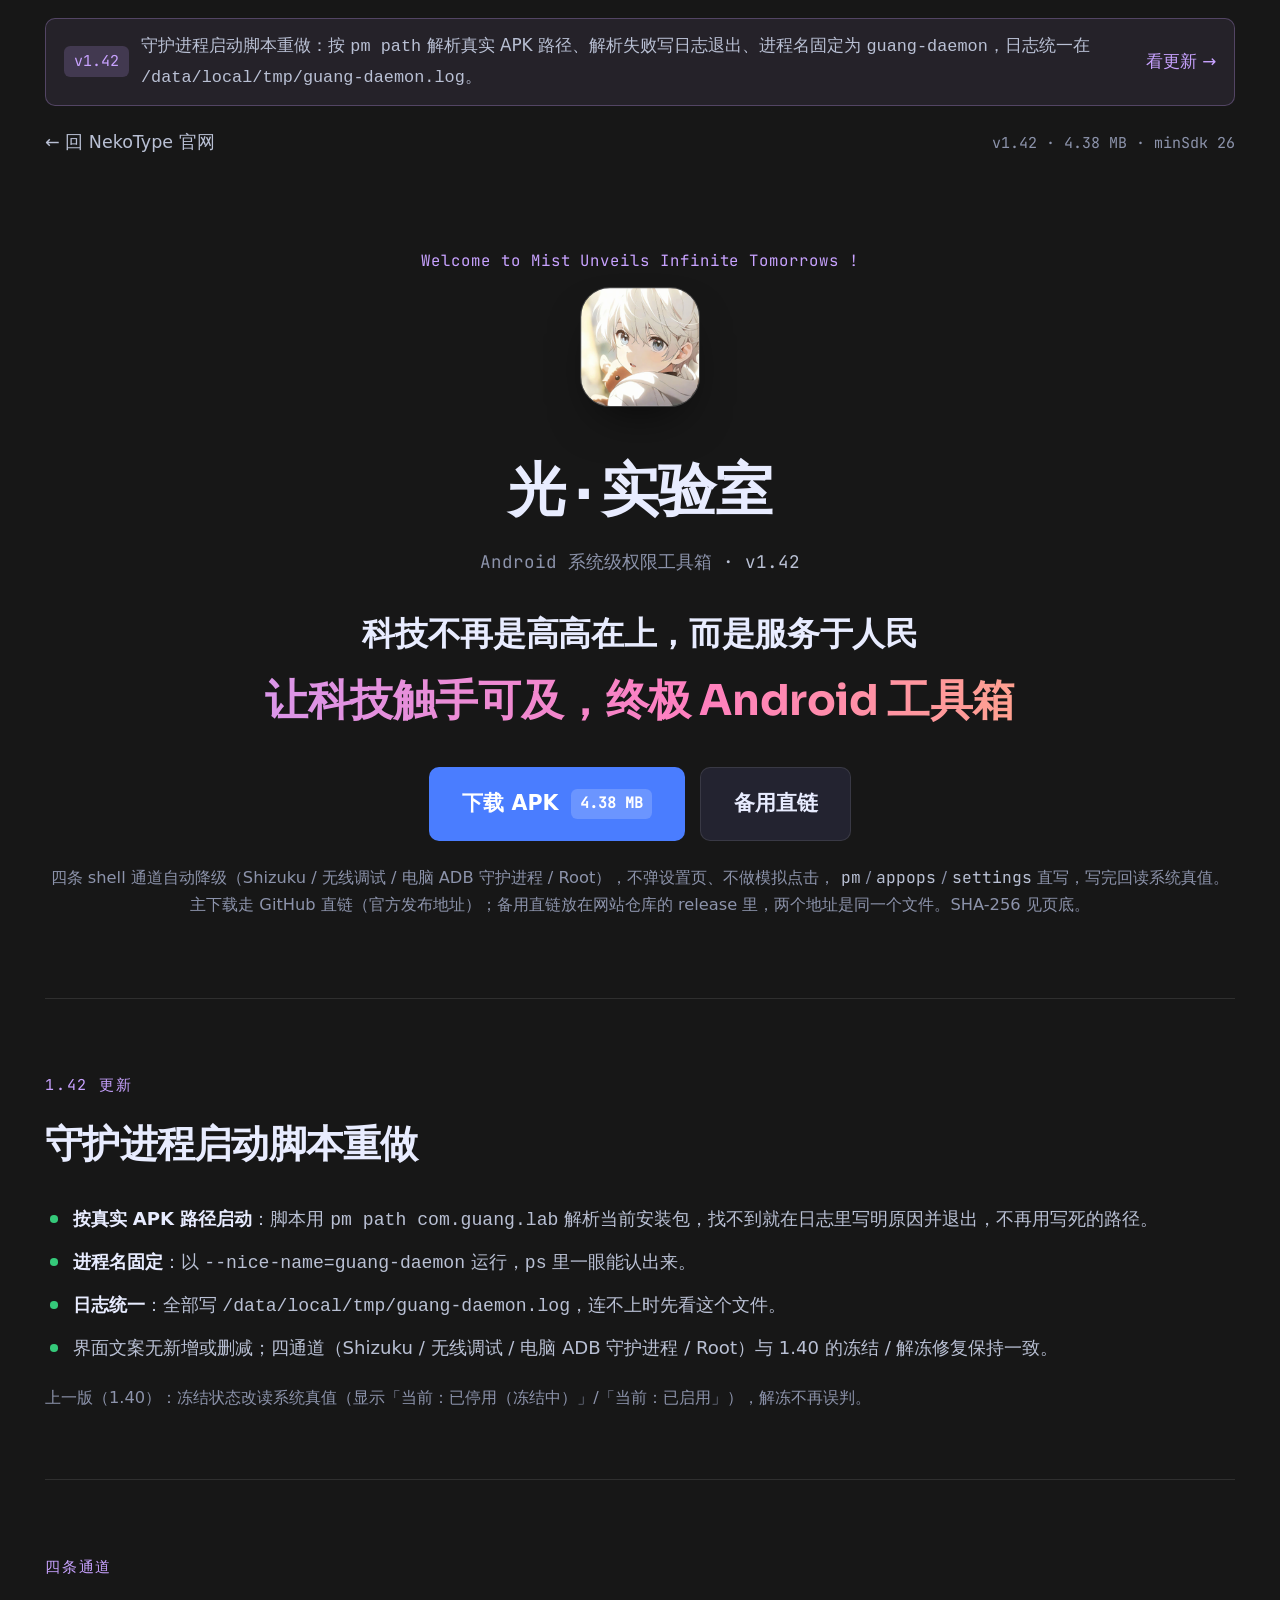
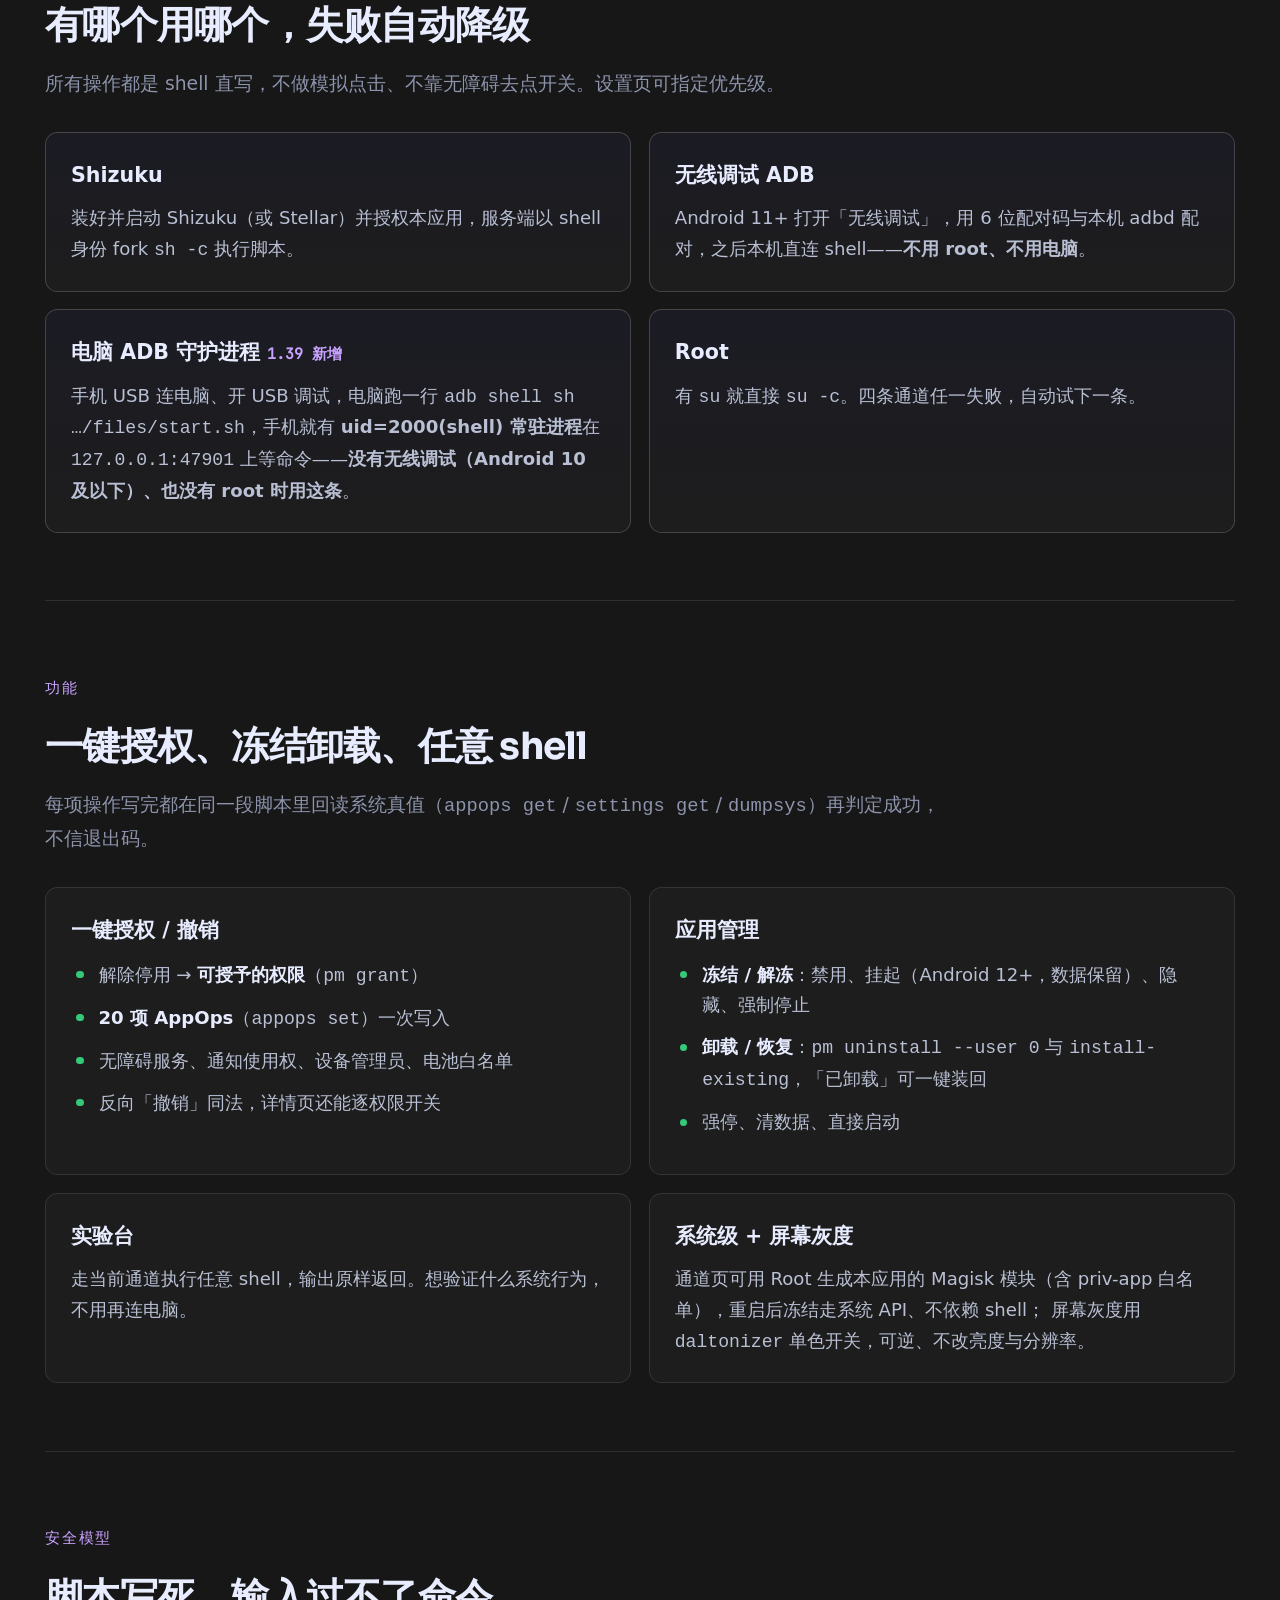
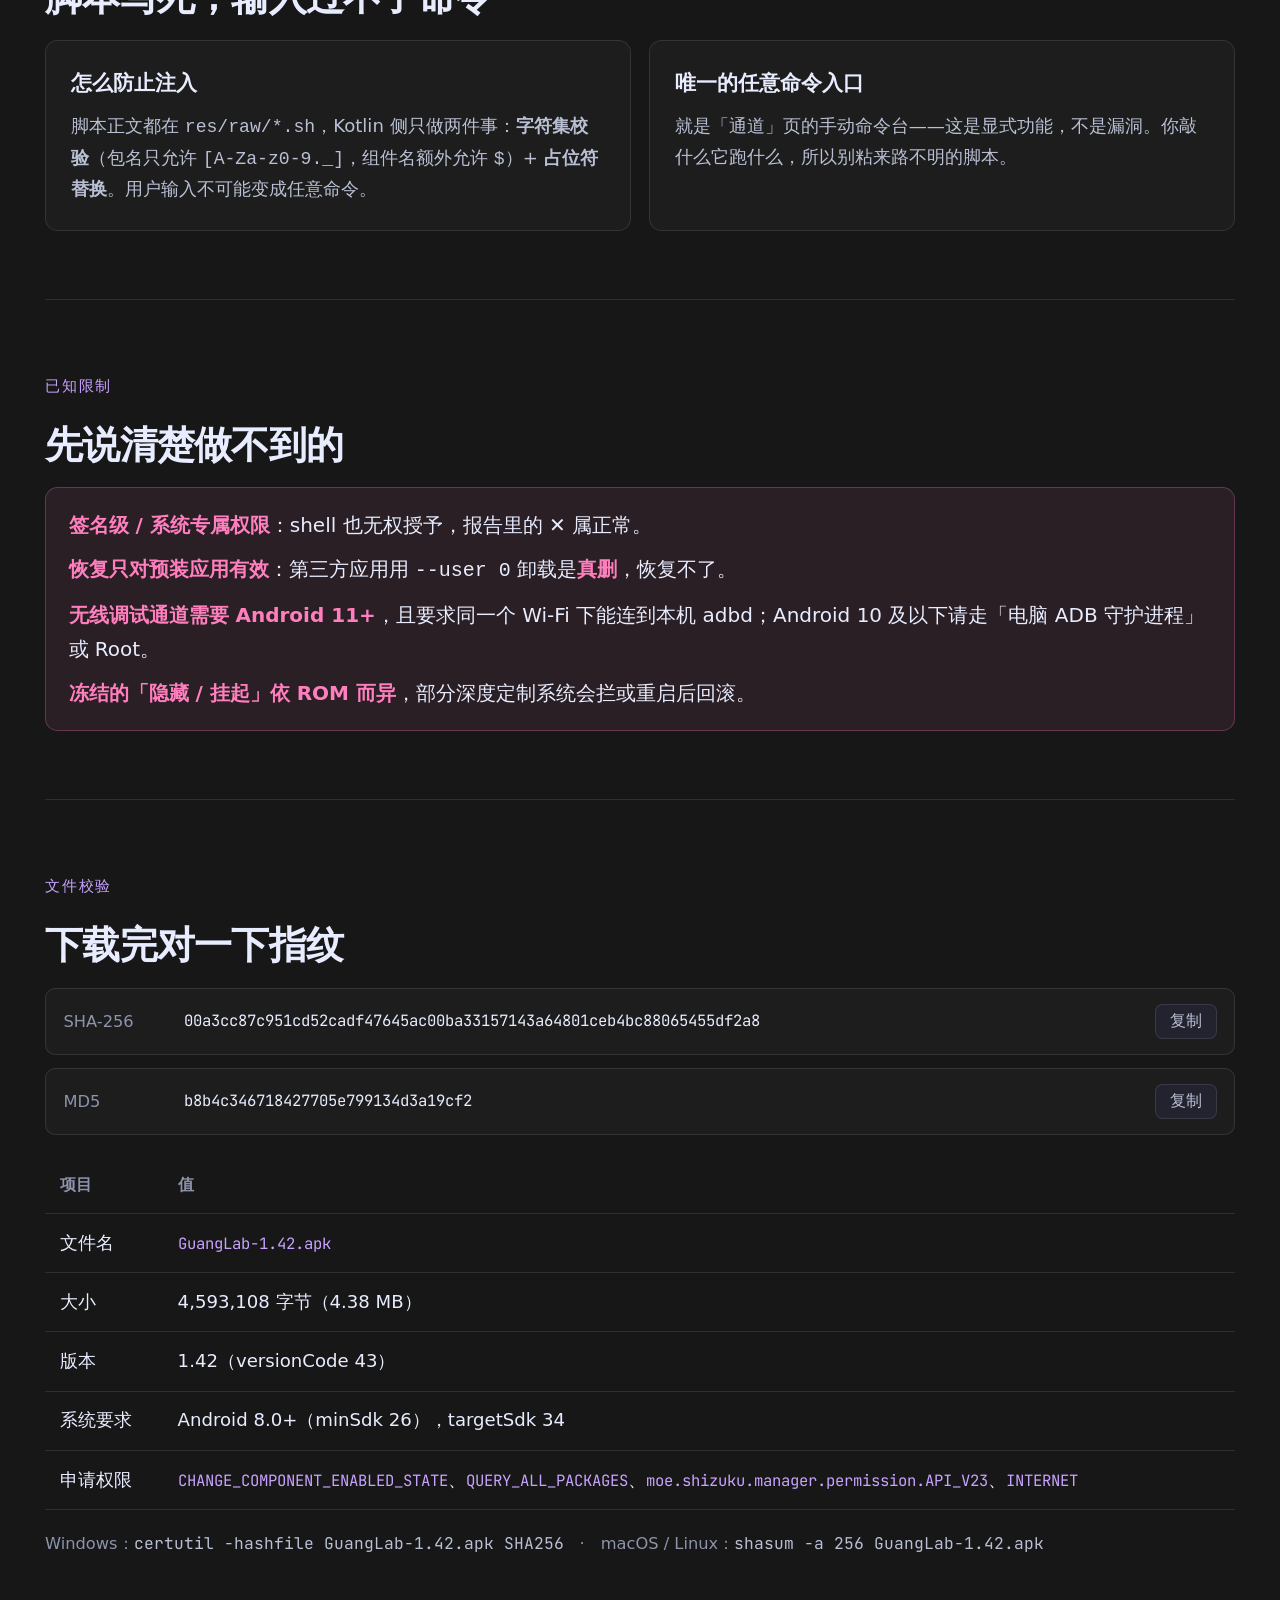
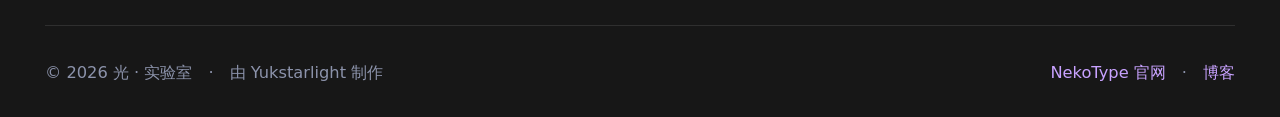
<file: starlight/index.html>
<!DOCTYPE html>
<html lang="zh-CN" data-theme="dark">
<head>
<meta charset="utf-8" />
<meta name="viewport" content="width=device-width, initial-scale=1" />
<title>光 · 实验室 —— 终极 Android 工具箱</title>
<meta name="description" content="光 · 实验室：Android 系统级权限工具箱。Shizuku / 无线调试 ADB / Root 三通道自动降级，一键授权、冻结卸载、任意 shell。让科技触手可及。" />
<meta property="og:title" content="光 · 实验室 —— 终极 Android 工具箱" />
<meta property="og:description" content="科技不再是高高在上，而是服务于人民。三通道 shell 直写，一键授权 / 冻结卸载 / 实验台。" />
<meta property="og:type" content="website" />
<meta property="og:image" content="/starlight/icon-192.png" />
<link rel="icon" type="image/png" sizes="32x32" href="icon-96.png" />
<link rel="apple-touch-icon" href="icon-192.png" />
<style>
  @font-face { font-family: 'Sora'; font-style: normal; font-weight: 700; font-display: swap;
    src: url('../assets/fonts/sora-700.woff2') format('woff2'); unicode-range: U+0000-00FF; }
  @font-face { font-family: 'JB Mono'; font-style: normal; font-weight: 400; font-display: swap;
    src: url('../assets/fonts/jbmono-400.woff2') format('woff2'); unicode-range: U+0000-00FF; }

  :root {
    --bg: #171717; --bg1: #1D1D1D; --bg2: #232330; --bg3: #2C2C3B;
    --fg: #E8ECFF; --fg1: #B9C0D4; --fg2: #8C93AB;
    --line: rgba(255,255,255,.10); --line2: rgba(255,255,255,.18);
    --pri: #C8A2FF; --blue: #4A7DFF; --blue-h: #3A6BEE; --green: #35C97A; --pink: #FF7FBE;
    --mono: 'JB Mono', ui-monospace, Consolas, monospace;
    --disp: 'Sora', system-ui, -apple-system, 'PingFang SC', 'Microsoft YaHei', sans-serif;
  }
  * { box-sizing: border-box; }
  html { scrollbar-gutter: stable both-edges; }
  /* 桌面端与主站一致：整体放大 1.2×（等价 Edge 125% 缩放） */
  @media (min-width: 1024px) { html { zoom: 1.25; } }
  body {
    margin: 0; background: var(--bg); color: var(--fg);
    font: 16px/1.7 system-ui, -apple-system, 'PingFang SC', 'Microsoft YaHei', sans-serif;
    -webkit-font-smoothing: antialiased;
  }
  a { color: var(--pri); text-decoration: none; }
  .wrap { max-width: 1080px; margin: 0 auto; padding: 0 24px; }

  /* 光标重建（共用 ../assets/js/swarm.js） */
  html.swarming { overflow: hidden; }
  html.swarming .hero__welcome,
  html.swarming .hero__icon,
  html.swarming .hero__name,
  html.swarming .hero__tag,
  html.swarming .hero__slogan,
  html.swarming .hero__slogan2,
  html.swarming .notice { opacity: 0; }
  html.swarming .swarm-lit { opacity: 1; }
  html.swarming .hero__name.swarm-revealing,
  html.swarming .hero__slogan.swarm-revealing,
  html.swarming .hero__slogan2.swarm-revealing { clip-path: inset(0 100% 0 0); }
  html.swarming .hero__name.swarm-revealed,
  html.swarming .hero__slogan.swarm-revealed,
  html.swarming .hero__slogan2.swarm-revealed { clip-path: inset(0 0 0 0); transition: clip-path .5s linear; }
  .swarm-overlay { position: fixed; inset: 0; pointer-events: none; z-index: 90; }
  .swarm-cursor { position: fixed; left: 0; top: 0; width: 22px; height: 22px; margin: -2px 0 0 -2px; transition: opacity .22s ease; }
  .swarm-cursor svg { display: block; width: 22px; height: 22px; filter: drop-shadow(0 2px 4px rgba(0,0,0,.45)); }
  .swarm-cursor__who { position: absolute; left: 16px; top: 16px; padding: 1px 6px; border-radius: 4px; font: 11px/1.5 var(--mono); color: #0A0E1E; white-space: nowrap; }
  .swarm-frame { position: fixed; border: 1.5px solid var(--blue); border-radius: 2px; }
  .swarm-frame__dim { position: absolute; left: 0; bottom: -21px; padding: 1px 6px; border-radius: 4px; background: var(--blue); color: #fff; font: 11px/1.6 var(--mono); white-space: nowrap; }

  /* 更新公告条 */
  .notice {
    display: flex; align-items: center; gap: 10px; flex-wrap: wrap;
    margin: 14px 0 0; padding: 10px 14px;
    border: 1px solid rgba(200, 162, 255, .28); border-radius: 8px;
    background: rgba(200, 162, 255, .08);
    font-size: 13.5px; color: var(--fg1);
  }
  .notice__tag {
    font-family: var(--mono); font-size: 12px; padding: 2px 8px; border-radius: 5px;
    background: rgba(200, 162, 255, .18); color: var(--pri); white-space: nowrap;
  }
  .notice__text { flex: 1 1 320px; min-width: 0; }
  .notice__link { color: var(--pri); white-space: nowrap; }
  .notice__link:hover { text-decoration: underline; }

  /* 顶栏 */
  .top { display: flex; align-items: center; justify-content: space-between; gap: 16px; padding: 18px 0; }
  .top__home { display: inline-flex; align-items: center; gap: 9px; color: var(--fg1); font-size: 14px; }
  .top__home:hover { color: var(--fg); }
  .top__badge { font-family: var(--mono); font-size: 12px; color: var(--fg2); }

  /* Hero */
  .hero { text-align: center; padding: clamp(28px, 6vh, 64px) 0 clamp(36px, 7vh, 72px); }
  .hero__welcome {
    font-family: var(--mono); font-size: 12.5px; letter-spacing: .06em;
    color: var(--pri); margin: 0 0 10px; opacity: .9;
  }
  .hero__icon {
    width: 96px; height: 96px; border-radius: 24px; border: 1px solid var(--line2);
    box-shadow: 0 18px 40px -18px rgba(0,0,0,.8);
  }
  .hero__name {
    font-family: var(--disp); font-weight: 700; font-size: clamp(30px, 4.6vw, 46px);
    letter-spacing: -.02em; margin: 20px 0 6px;
  }
  .hero__tag { color: var(--fg2); font-size: 14px; font-family: var(--mono); margin: 0 0 26px; }
  .hero__tag-ver { color: var(--fg1); }
  .nowrap { white-space: nowrap; }
  .hero__slogan {
    font-family: var(--disp); font-weight: 700; letter-spacing: -.01em;
    font-size: clamp(19px, 2.4vw, 26px); line-height: 1.45; margin: 0 0 12px;
  }
  .hero__slogan2 {
    font-family: var(--disp); font-weight: 700; letter-spacing: -.01em;
    font-size: clamp(22px, 3.2vw, 34px); line-height: 1.35; margin: 0 0 30px;
    background: linear-gradient(92deg, var(--pri), var(--pink) 55%, #FFB870);
    -webkit-background-clip: text; background-clip: text; color: transparent;
  }
  .cta { display: flex; flex-wrap: wrap; gap: 12px; justify-content: center; align-items: center; }
  .btn {
    display: inline-flex; align-items: center; gap: 10px; border-radius: 8px;
    padding: 15px 26px; font-size: 16.5px; font-weight: 600; border: 1px solid transparent;
    transition: background-color .16s ease, border-color .16s ease, color .16s ease;
  }
  .btn--pri { background: var(--blue); color: #fff; }
  .btn--pri:hover { background: var(--blue-h); }
  .btn--ghost { background: var(--bg2); color: var(--fg); border-color: var(--line); }
  .btn--ghost:hover { background: var(--bg3); border-color: var(--line2); }
  .btn__meta {
    font-family: var(--mono); font-size: 12px; padding: 2px 7px; border-radius: 5px;
    background: rgba(255,255,255,.18);
  }
  .hero__note { color: var(--fg2); font-size: 13px; margin: 18px 0 0; }
  .hero__note code { font-family: var(--mono); color: var(--fg1); }

  /* 通用区块 */
  .sec { padding: clamp(34px, 6vh, 64px) 0; border-top: 1px solid var(--line); }
  .sec__kicker { font-family: var(--mono); font-size: 12px; letter-spacing: .12em; color: var(--pri); text-transform: uppercase; }
  h2 { font-family: var(--disp); font-weight: 700; font-size: clamp(22px, 2.6vw, 30px); letter-spacing: -.02em; margin: 10px 0 8px; }
  .sec__lead { color: var(--fg2); font-size: 15px; margin: 0 0 26px; max-width: 720px; }

  .grid { display: grid; gap: 14px; }
  .grid--3 { grid-template-columns: repeat(3, 1fr); }
  .grid--2 { grid-template-columns: repeat(2, 1fr); }
  .card {
    background: var(--bg1); border: 1px solid var(--line); border-radius: 10px; padding: 20px;
  }
  .card h3 { font-size: 16.5px; margin: 0 0 8px; font-weight: 600; }
  .card p { margin: 0; color: var(--fg1); font-size: 14.5px; }
  .card .mono { font-family: var(--mono); font-size: 12.5px; color: var(--fg2); }
  .card--hero { background: linear-gradient(180deg, #1B1B24, var(--bg1)); border-color: var(--line2); }

  ul.ticks { list-style: none; margin: 0; padding: 0; }
  ul.ticks li { position: relative; padding-left: 22px; margin: 9px 0; color: var(--fg1); font-size: 14.5px; }
  ul.ticks li::before {
    content: ""; position: absolute; left: 4px; top: .62em; width: 6px; height: 6px;
    border-radius: 50%; background: var(--green);
  }
  ul.ticks li b { color: var(--fg); font-weight: 600; }

  table { width: 100%; border-collapse: collapse; font-size: 14.5px; }
  th, td { text-align: left; padding: 11px 12px; border-bottom: 1px solid var(--line); vertical-align: top; }
  th { color: var(--fg2); font-weight: 600; font-size: 13px; }
  td code { font-family: var(--mono); font-size: 12.5px; color: var(--pri); }

  .verify { display: grid; gap: 10px; }
  .verify__row {
    display: grid; grid-template-columns: 84px minmax(0, 1fr) auto; gap: 12px; align-items: center;
    background: var(--bg1); border: 1px solid var(--line); border-radius: 8px; padding: 12px 14px;
  }
  .verify__row span { color: var(--fg2); font-size: 13px; }
  .verify__row code { font-family: var(--mono); font-size: 12.5px; color: var(--fg); overflow-wrap: anywhere; }
  .copy {
    font-family: inherit; font-size: 12.5px; padding: 5px 11px; border-radius: 6px;
    background: var(--bg2); color: var(--fg1); border: 1px solid var(--line); cursor: pointer;
  }
  .copy:hover { background: var(--bg3); color: var(--fg); }

  .warn { background: rgba(255,127,190,.08); border: 1px solid rgba(255,127,190,.28); border-radius: 10px; padding: 16px 18px; }
  .warn b { color: var(--pink); }

  footer { border-top: 1px solid var(--line); padding: 26px 0 40px; color: var(--fg2); font-size: 13px; display: flex; justify-content: space-between; gap: 14px; flex-wrap: wrap; }

  @media (max-width: 860px) {
    .grid--3, .grid--2 { grid-template-columns: 1fr; }
    .verify__row { grid-template-columns: 70px minmax(0, 1fr); }
    .verify__row .copy { grid-column: 1 / -1; justify-self: start; }
  }

  /* 手机：顶栏不挤、slogan 不断成孤字、按钮等宽好点 */
  @media (max-width: 560px) {
    .notice { font-size: 12.5px; padding: 9px 12px; gap: 8px; }
    .notice__text { flex-basis: 100%; order: 3; }
    .top { flex-direction: column; align-items: flex-start; gap: 6px; padding: 14px 0 6px; }
    .top__badge { display: none; }
    .hero { padding: 18px 0 30px; }
    .hero__welcome { font-size: 11px; letter-spacing: .04em; margin-bottom: 12px; }
    .hero__icon { width: 78px; height: 78px; border-radius: 20px; }
    .hero__name { margin-top: 16px; }
    .hero__tag { font-size: 12.5px; margin-bottom: 20px; }
    .hero__tag-ver { display: none; }
    .hero__slogan { font-size: 17px; text-wrap: balance; margin-bottom: 10px; }
    .hero__slogan2 { font-size: 21px; text-wrap: balance; margin-bottom: 24px; }
    .cta { flex-direction: column; align-items: stretch; }
    .btn { width: 100%; justify-content: center; padding: 14px 18px; font-size: 15.5px; }
    .hero__note { font-size: 12.5px; }
    .sec { padding: 30px 0; }
    h2 { font-size: 21px; }
    .sec__lead, ul.ticks li, .card p, table { font-size: 14px; }
  }
</style>
</head>
<body>
<div class="wrap">

  <div class="notice" id="notice">
    <span class="notice__tag">v1.42</span>
    <span class="notice__text">守护进程启动脚本重做：按 <code>pm path</code> 解析真实 APK 路径、解析失败写日志退出、进程名固定为 <code>guang-daemon</code>，日志统一在 <code>/data/local/tmp/guang-daemon.log</code>。</span>
    <a class="notice__link" href="#whats-new">看更新 →</a>
  </div>

  <div class="top">
    <a class="top__home" href="/">← 回 NekoType 官网</a>
    <span class="top__badge">v1.42 · 4.38 MB · minSdk 26</span>
  </div>

  <header class="hero">
    <p class="hero__welcome">Welcome to Mist Unveils Infinite Tomorrows !</p>
    <img class="hero__icon" src="icon-192.png" alt="光 · 实验室 图标" width="96" height="96" />
    <h1 class="hero__name">光 · 实验室</h1>
    <p class="hero__tag">Android 系统级权限工具箱<span class="hero__tag-ver"> · v1.42</span></p>

    <p class="hero__slogan">科技不再是高高在上，而是服务于人民</p>
    <p class="hero__slogan2"><span class="nowrap">让科技触手可及，</span><span class="nowrap">终极 Android 工具箱</span></p>

    <!-- 主下载 = GitHub Release 直链（官方发布地址）；备用 = 官网直链（国内较快）。两个地址同一个文件 -->
    <div class="cta">
      <a class="btn btn--pri" id="dlMain" href="https://github.com/Yukstarlight/guang-lab/releases/download/v1.42/GuangLab-1.42.apk" rel="noopener">
        下载 APK<span class="btn__meta">4.38 MB</span>
      </a>
      <a class="btn btn--ghost" href="https://github.com/Yukstarlight/NekoType-web/releases/download/guanglab-1.42/GuangLab-1.42.apk" rel="noopener">
        备用直链
      </a>
    </div>
    <p class="hero__note">
      四条 shell 通道自动降级（Shizuku / 无线调试 / 电脑 ADB 守护进程 / Root），不弹设置页、不做模拟点击，
      <code>pm</code> / <code>appops</code> / <code>settings</code> 直写，写完回读系统真值。<br />
      主下载走 GitHub 直链（官方发布地址）；备用直链放在网站仓库的 release 里，两个地址是同一个文件。SHA-256 见页底。
    </p>
  </header>


  <section class="sec" id="whats-new">
    <span class="sec__kicker">1.42 更新</span>
    <h2>守护进程启动脚本重做</h2>
    <ul class="ticks" style="margin-top:22px">
      <li><b>按真实 APK 路径启动</b>：脚本用 <code>pm path com.guang.lab</code> 解析当前安装包，找不到就在日志里写明原因并退出，不再用写死的路径。</li>
      <li><b>进程名固定</b>：以 <code>--nice-name=guang-daemon</code> 运行，<code>ps</code> 里一眼能认出来。</li>
      <li><b>日志统一</b>：全部写 <code>/data/local/tmp/guang-daemon.log</code>，连不上时先看这个文件。</li>
      <li>界面文案无新增或删减；四通道（Shizuku / 无线调试 / 电脑 ADB 守护进程 / Root）与 1.40 的冻结 / 解冻修复保持一致。</li>
    </ul>
    <p class="hero__note" style="margin-top:16px">上一版（1.40）：冻结状态改读系统真值（显示「当前：已停用（冻结中）」/「当前：已启用」），解冻不再误判。</p>
  </section>

  <section class="sec" id="channels">
    <span class="sec__kicker">四条通道</span>
    <h2>有哪个用哪个，失败自动降级</h2>
    <p class="sec__lead">所有操作都是 shell 直写，不做模拟点击、不靠无障碍去点开关。设置页可指定优先级。</p>
    <div class="grid grid--2">
      <div class="card card--hero">
        <h3>Shizuku</h3>
        <p>装好并启动 Shizuku（或 Stellar）并授权本应用，服务端以 shell 身份 fork <code>sh -c</code> 执行脚本。</p>
      </div>
      <div class="card card--hero">
        <h3>无线调试 ADB</h3>
        <p>Android 11+ 打开「无线调试」，用 6 位配对码与本机 adbd 配对，之后本机直连 shell——<b>不用 root、不用电脑</b>。</p>
      </div>
      <div class="card card--hero">
        <h3>电脑 ADB 守护进程 <span style="font-family:var(--mono);font-size:12px;color:var(--pri)">1.39 新增</span></h3>
        <p>手机 USB 连电脑、开 USB 调试，电脑跑一行 <code>adb shell sh …/files/start.sh</code>，手机就有 <b>uid=2000(shell) 常驻进程</b>在 <code>127.0.0.1:47901</code> 上等命令——<b>没有无线调试（Android 10 及以下）、也没有 root 时用这条</b>。</p>
      </div>
      <div class="card card--hero">
        <h3>Root</h3>
        <p>有 <code>su</code> 就直接 <code>su -c</code>。四条通道任一失败，自动试下一条。</p>
      </div>
    </div>
  </section>

  <section class="sec" id="features">
    <span class="sec__kicker">功能</span>
    <h2>一键授权、冻结卸载、任意 shell</h2>
    <p class="sec__lead">每项操作写完都在同一段脚本里回读系统真值（<code>appops get</code> / <code>settings get</code> / <code>dumpsys</code>）再判定成功，不信退出码。</p>
    <div class="grid grid--2">
      <div class="card">
        <h3>一键授权 / 撤销</h3>
        <ul class="ticks">
          <li>解除停用 → <b>可授予的权限</b>（<code>pm grant</code>）</li>
          <li><b>20 项 AppOps</b>（<code>appops set</code>）一次写入</li>
          <li>无障碍服务、通知使用权、设备管理员、电池白名单</li>
          <li>反向「撤销」同法，详情页还能逐权限开关</li>
        </ul>
      </div>
      <div class="card">
        <h3>应用管理</h3>
        <ul class="ticks">
          <li><b>冻结 / 解冻</b>：禁用、挂起（Android 12+，数据保留）、隐藏、强制停止</li>
          <li><b>卸载 / 恢复</b>：<code>pm uninstall --user 0</code> 与 <code>install-existing</code>，「已卸载」可一键装回</li>
          <li>强停、清数据、直接启动</li>
        </ul>
      </div>
      <div class="card">
        <h3>实验台</h3>
        <p>走当前通道执行任意 shell，输出原样返回。想验证什么系统行为，不用再连电脑。</p>
      </div>
      <div class="card">
        <h3>系统级 + 屏幕灰度</h3>
        <p>通道页可用 Root 生成本应用的 Magisk 模块（含 priv-app 白名单），重启后冻结走系统 API、不依赖 shell；
        屏幕灰度用 <code>daltonizer</code> 单色开关，可逆、不改亮度与分辨率。</p>
      </div>
    </div>
  </section>

  <section class="sec" id="safety">
    <span class="sec__kicker">安全模型</span>
    <h2>脚本写死，输入过不了命令</h2>
    <div class="grid grid--2">
      <div class="card">
        <h3>怎么防止注入</h3>
        <p>脚本正文都在 <code>res/raw/*.sh</code>，Kotlin 侧只做两件事：<b>字符集校验</b>（包名只允许 <code>[A-Za-z0-9._]</code>，组件名额外允许 <code>$</code>）+ <b>占位符替换</b>。用户输入不可能变成任意命令。</p>
      </div>
      <div class="card">
        <h3>唯一的任意命令入口</h3>
        <p>就是「通道」页的手动命令台——这是显式功能，不是漏洞。你敲什么它跑什么，所以别粘来路不明的脚本。</p>
      </div>
    </div>
  </section>

  <section class="sec" id="limits">
    <span class="sec__kicker">已知限制</span>
    <h2>先说清楚做不到的</h2>
    <div class="grid">
      <div class="warn">
        <p style="margin:0 0 8px"><b>签名级 / 系统专属权限</b>：shell 也无权授予，报告里的 ✕ 属正常。</p>
        <p style="margin:0 0 8px"><b>恢复只对预装应用有效</b>：第三方应用用 <code>--user 0</code> 卸载是<b>真删</b>，恢复不了。</p>
        <p style="margin:0 0 8px"><b>无线调试通道需要 Android 11+</b>，且要求同一个 Wi-Fi 下能连到本机 adbd；Android 10 及以下请走「电脑 ADB 守护进程」或 Root。</p>
        <p style="margin:0"><b>冻结的「隐藏 / 挂起」依 ROM 而异</b>，部分深度定制系统会拦或重启后回滚。</p>
      </div>
    </div>
  </section>

  <section class="sec" id="verify">
    <span class="sec__kicker">文件校验</span>
    <h2>下载完对一下指纹</h2>
    <div class="verify">
      <div class="verify__row">
        <span>SHA-256</span>
        <code id="sha">00a3cc87c951cd52cadf47645ac00ba33157143a64801ceb4bc88065455df2a8</code>
        <button class="copy" data-copy="sha">复制</button>
      </div>
      <div class="verify__row">
        <span>MD5</span>
        <code id="md5">b8b4c346718427705e799134d3a19cf2</code>
        <button class="copy" data-copy="md5">复制</button>
      </div>
    </div>
    <table style="margin-top:18px">
      <tr><th>项目</th><th>值</th></tr>
      <tr><td>文件名</td><td><code>GuangLab-1.42.apk</code></td></tr>
      <tr><td>大小</td><td>4,593,108 字节（4.38 MB）</td></tr>
      <tr><td>版本</td><td>1.42（versionCode 43）</td></tr>
      <tr><td>系统要求</td><td>Android 8.0+（minSdk 26），targetSdk 34</td></tr>
      <tr><td>申请权限</td><td><code>CHANGE_COMPONENT_ENABLED_STATE</code>、<code>QUERY_ALL_PACKAGES</code>、<code>moe.shizuku.manager.permission.API_V23</code>、<code>INTERNET</code></td></tr>
    </table>
    <p class="hero__note" style="margin-top:16px">
      Windows：<code>certutil -hashfile GuangLab-1.42.apk SHA256</code>　·　macOS / Linux：<code>shasum -a 256 GuangLab-1.42.apk</code>
    </p>
  </section>

  <footer>
    <span>© 2026 光 · 实验室　·　由 Yukstarlight 制作</span>
    <span><a href="/">NekoType 官网</a>　·　<a href="/Blog/">博客</a></span>
  </footer>
</div>

<script>
  document.querySelectorAll('.copy').forEach(function (btn) {
    btn.addEventListener('click', function () {
      var el = document.getElementById(btn.dataset.copy);
      var text = el ? el.textContent.trim() : '';
      var done = function () { var t = btn.textContent; btn.textContent = '已复制'; setTimeout(function () { btn.textContent = t; }, 1400); };
      if (navigator.clipboard && navigator.clipboard.writeText) {
        navigator.clipboard.writeText(text).then(done, function () {});
      } else {
        var ta = document.createElement('textarea');
        ta.value = text; document.body.appendChild(ta); ta.select();
        try { document.execCommand('copy'); done(); } catch (e) {}
        ta.remove();
      }
    });
  });
</script>
  <script src="../assets/js/swarm.js?v=2.9.1.62" defer data-swarm-auto data-swarm-targets=".hero__welcome, .hero__icon, .hero__name, .hero__tag, .hero__slogan, .hero__slogan2"></script>
</body>
</html>
</file>
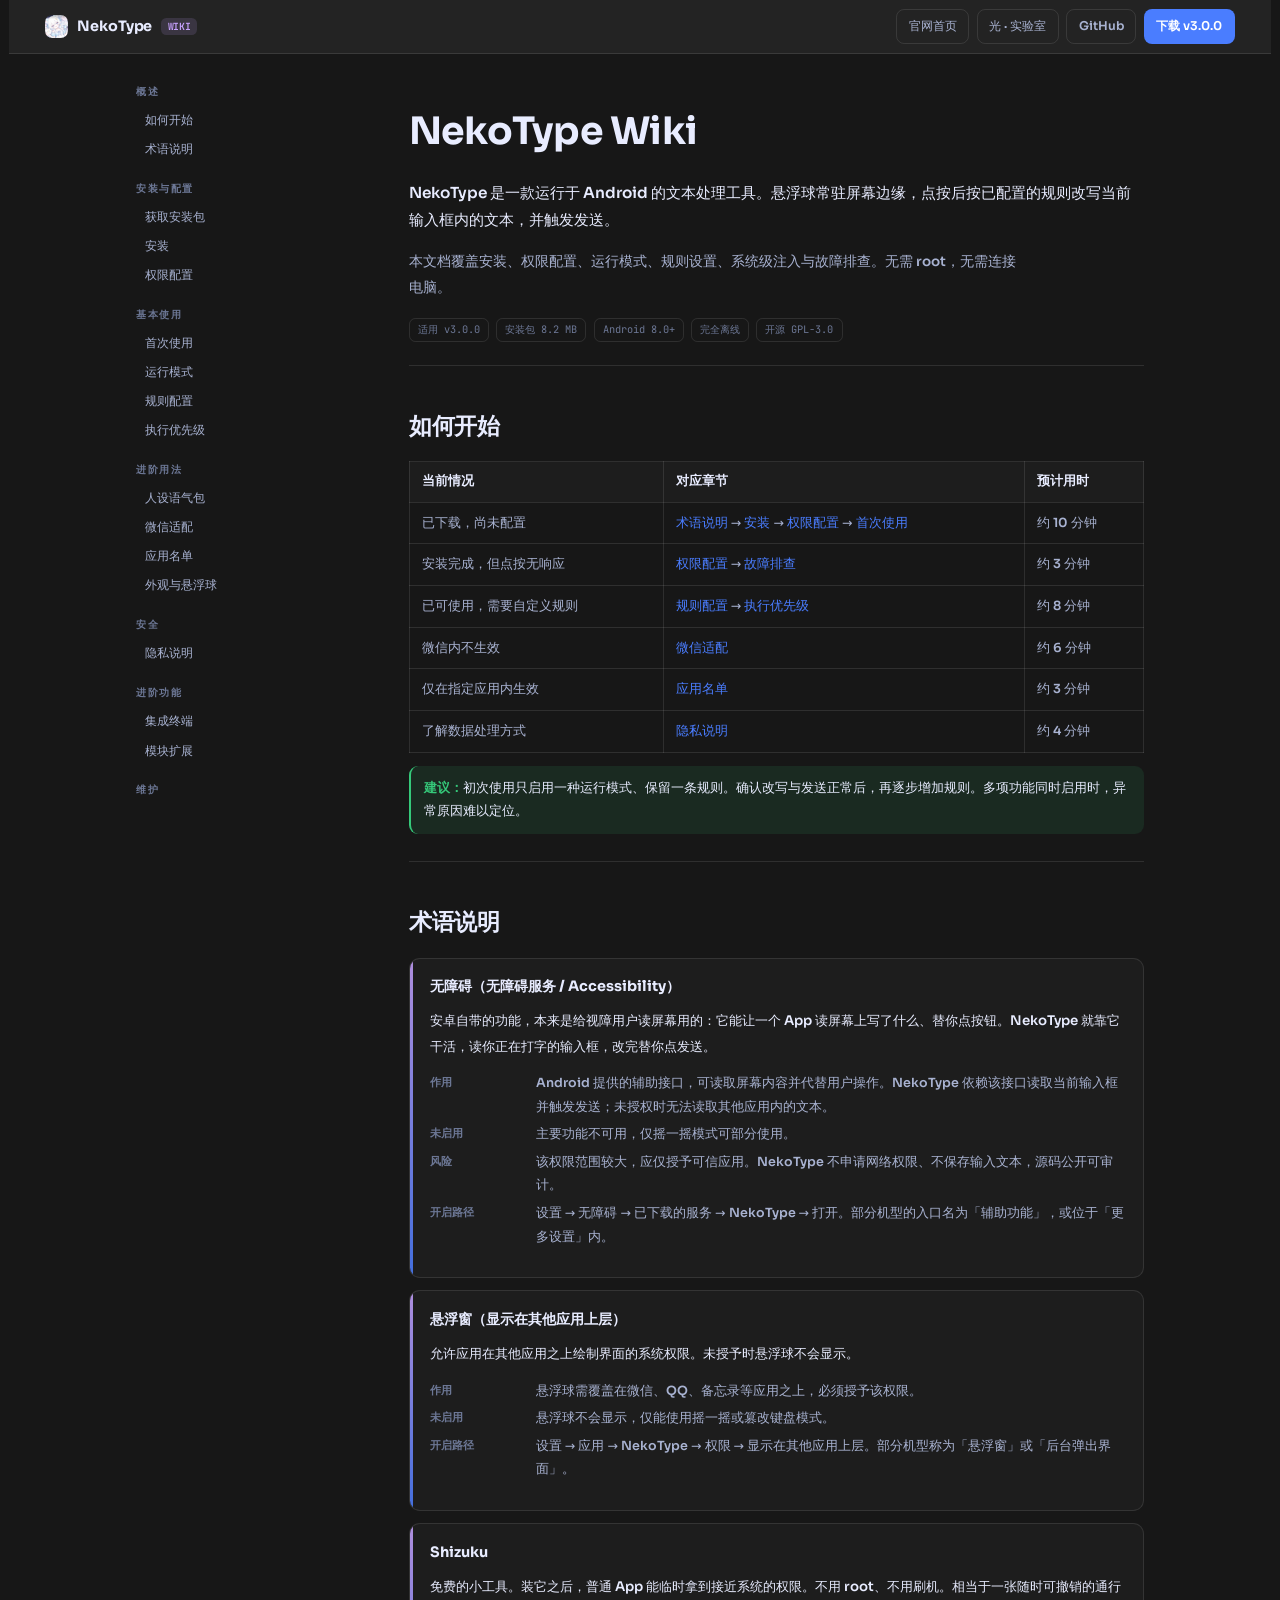
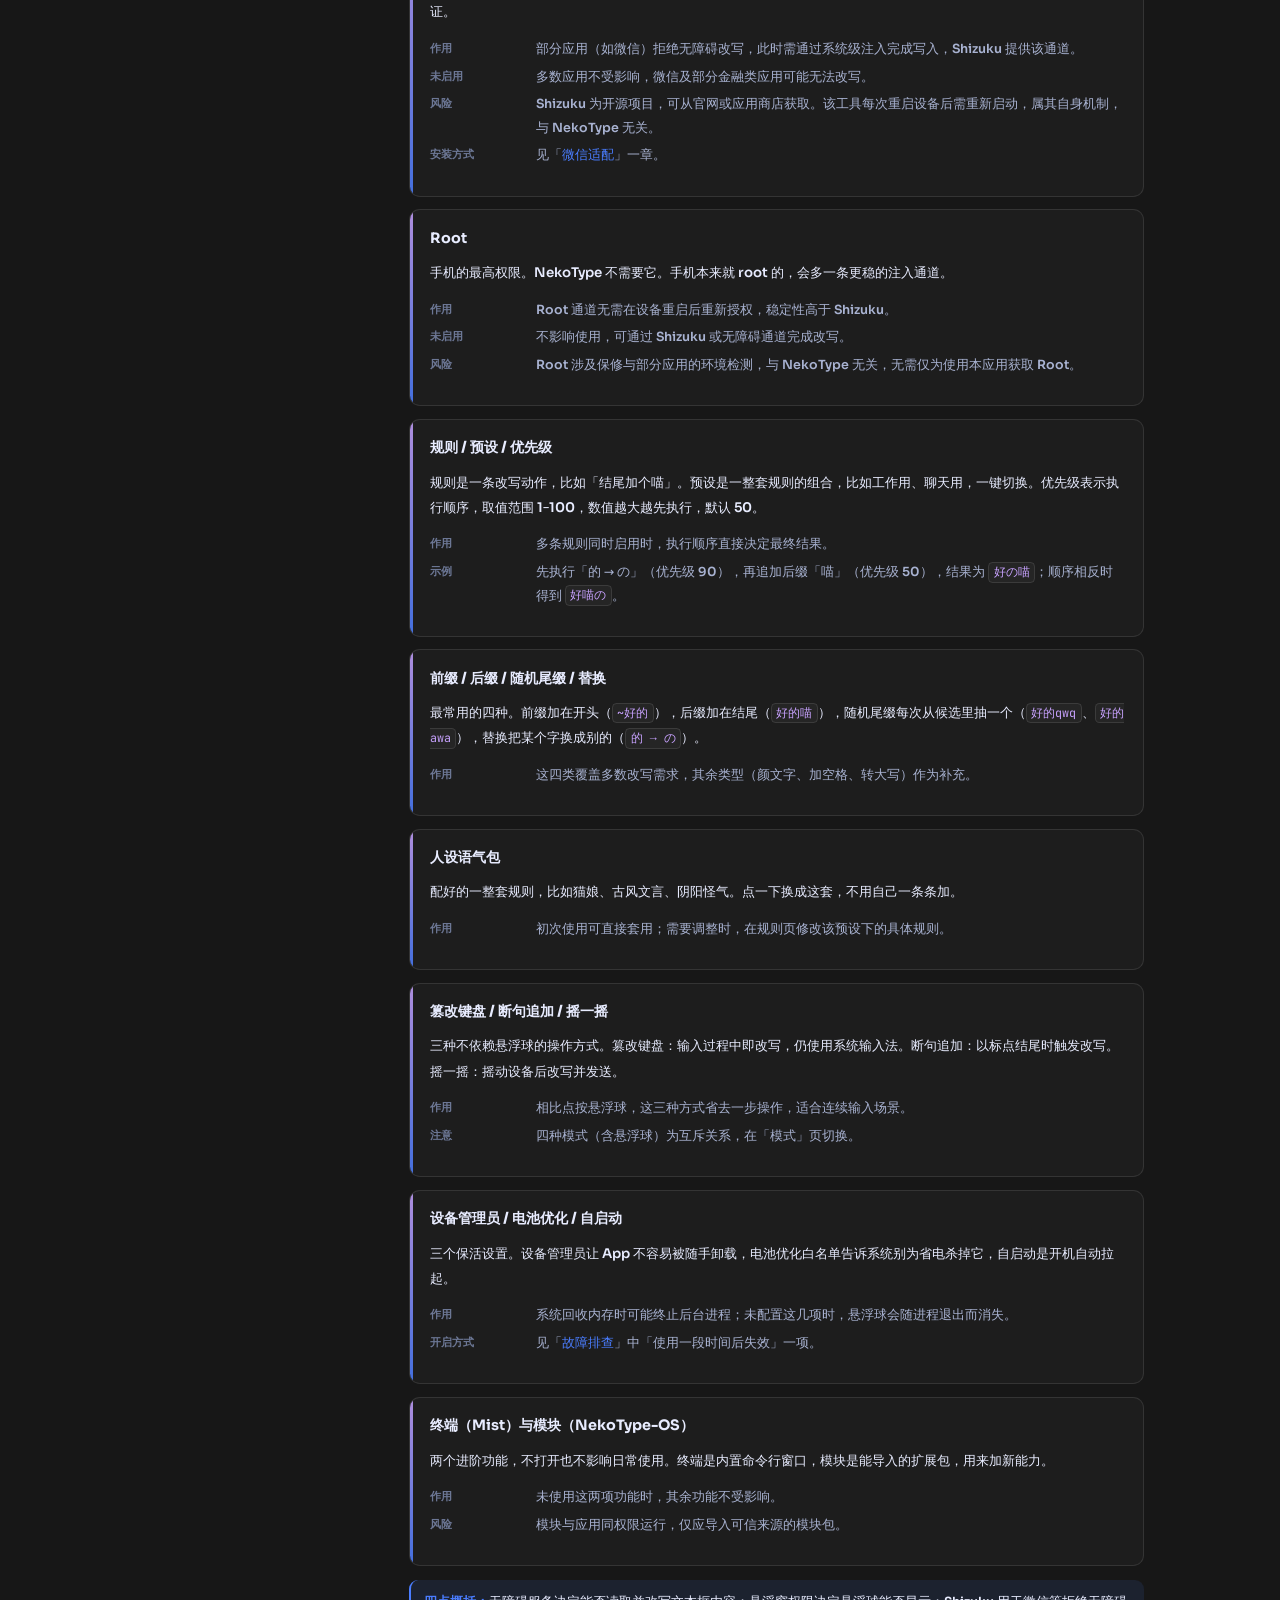
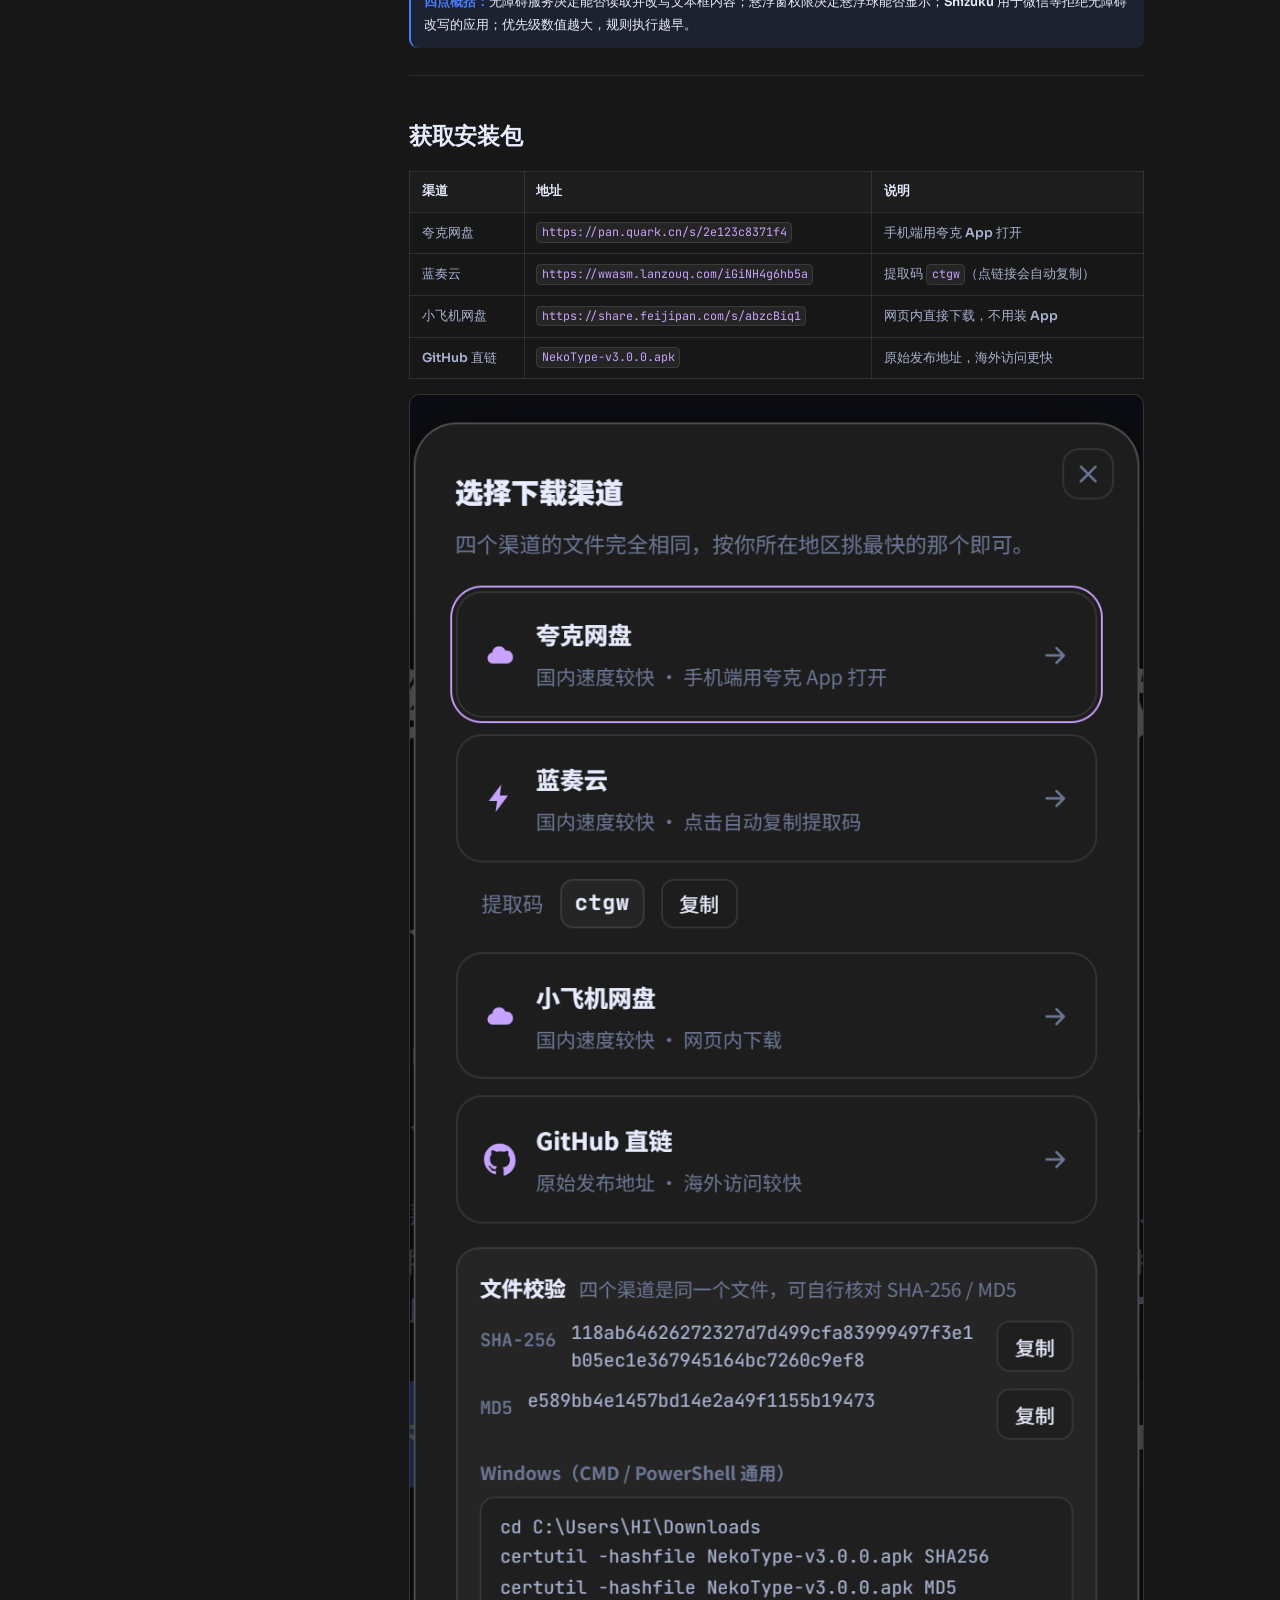
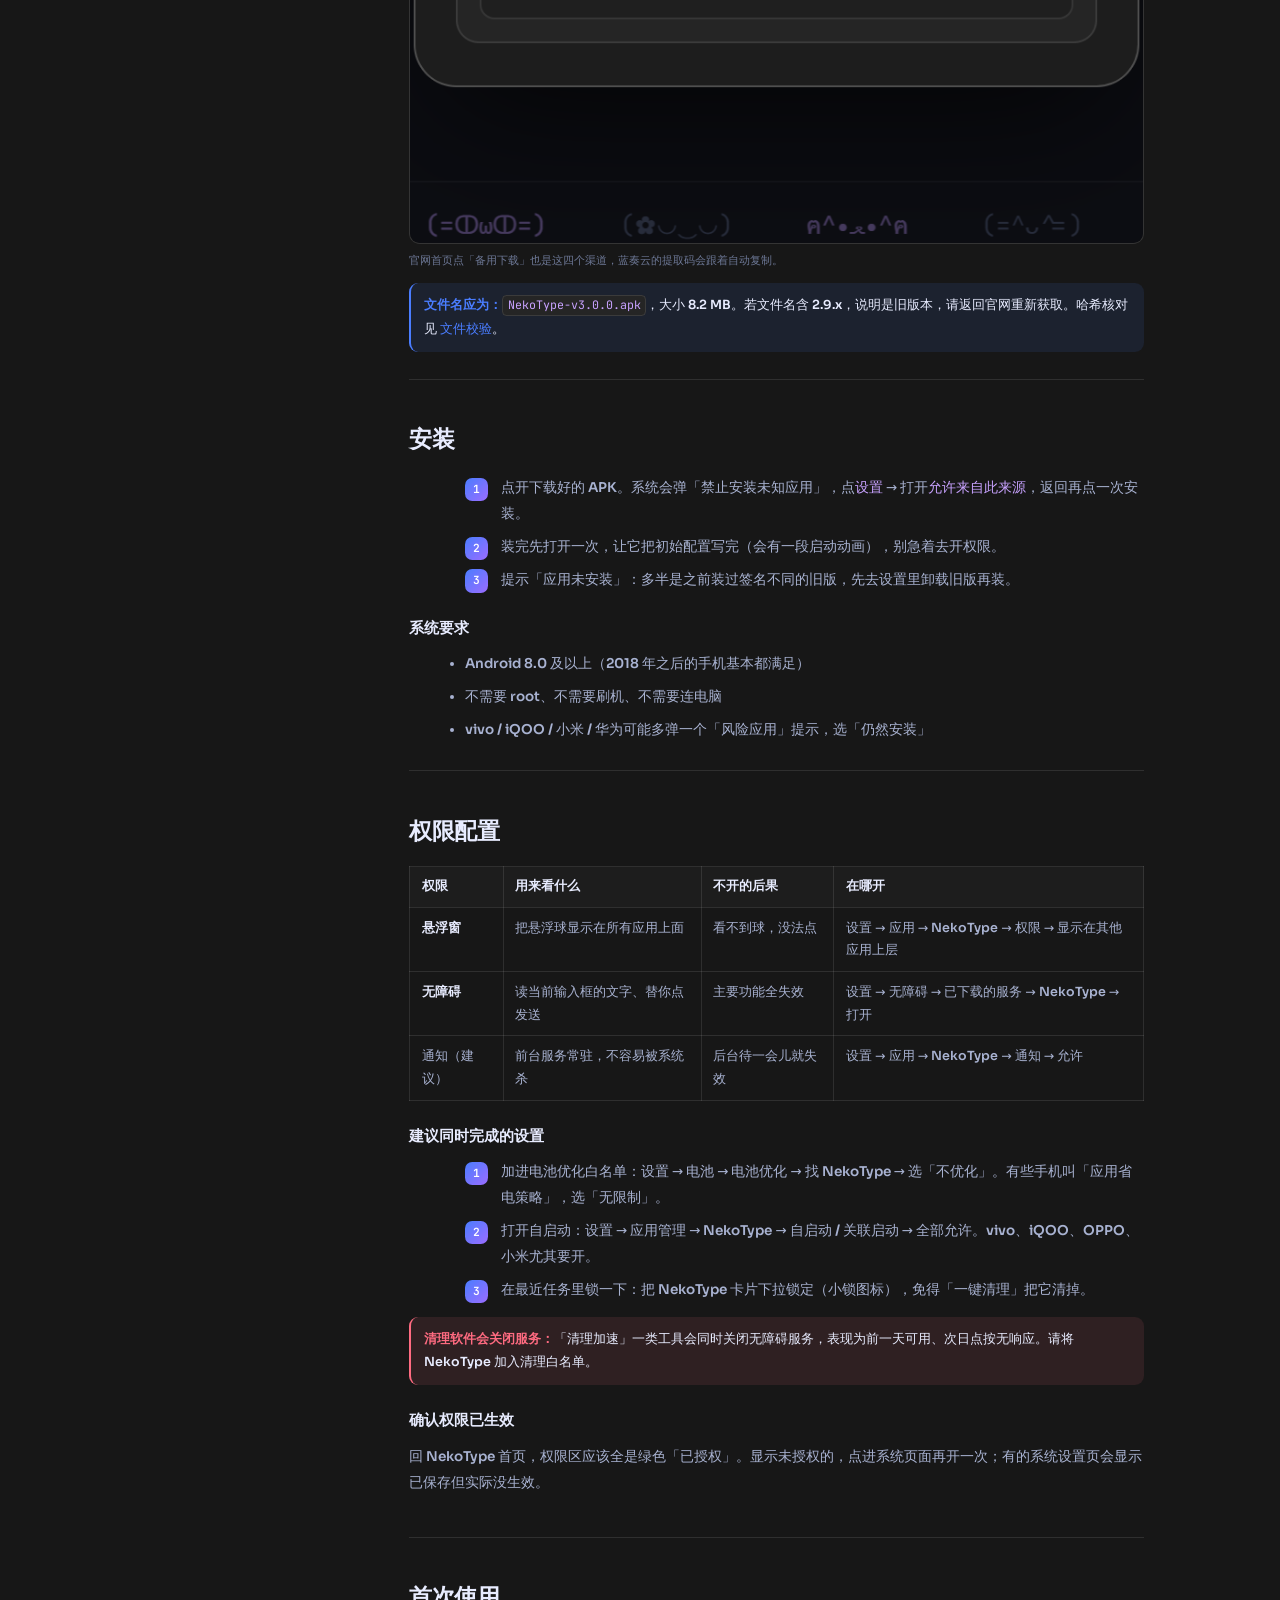
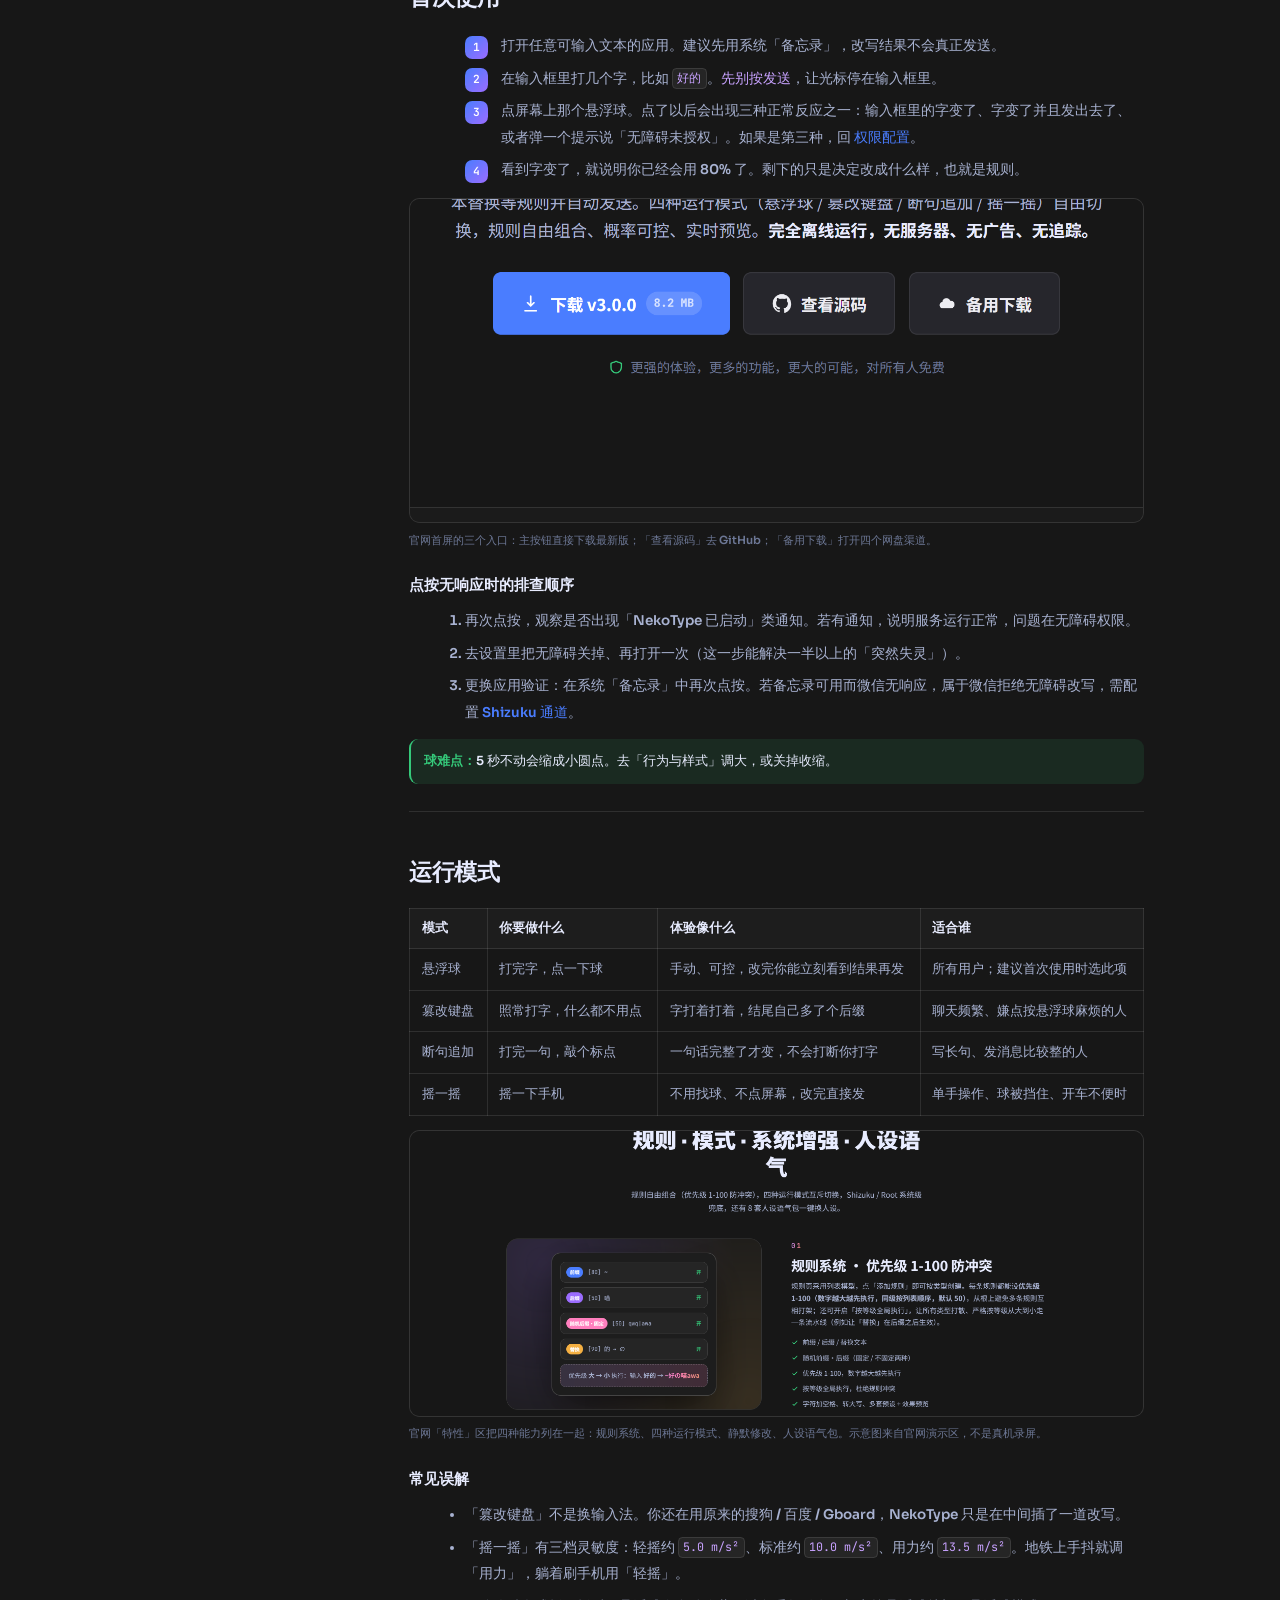
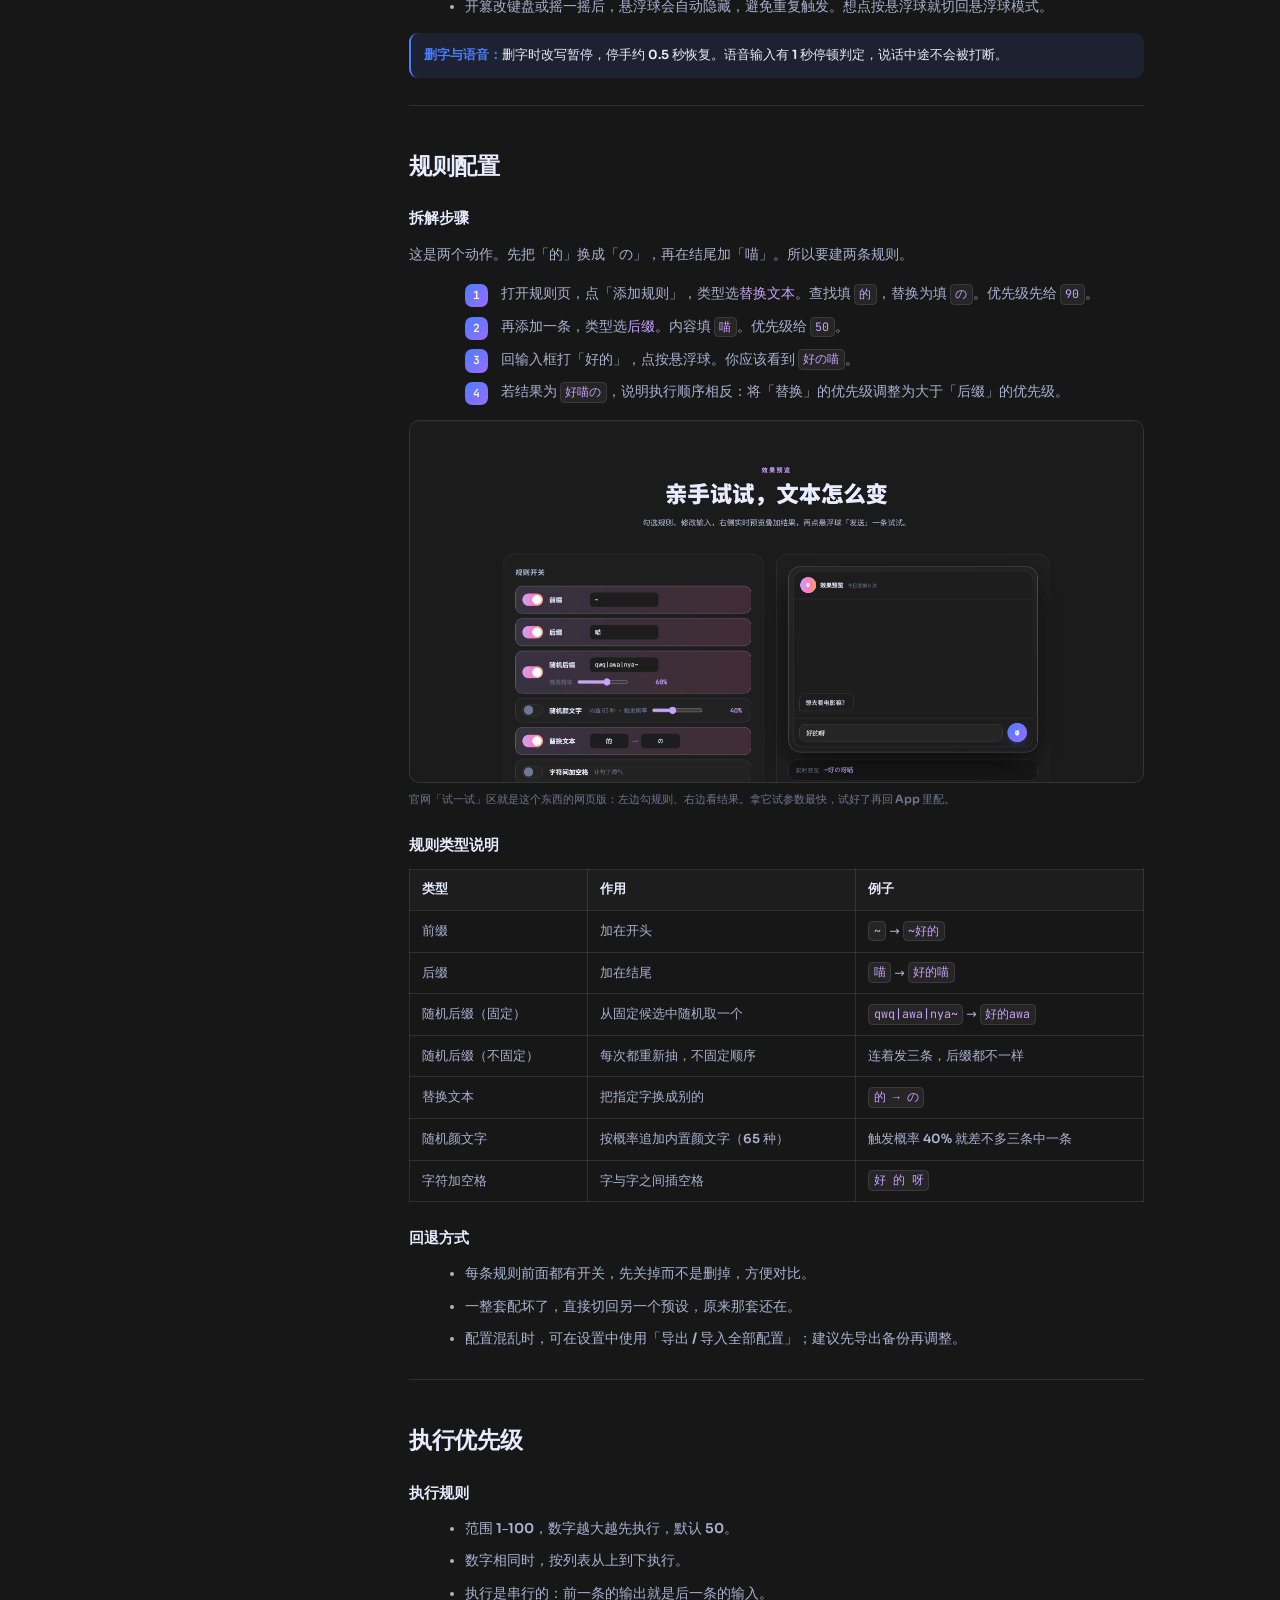
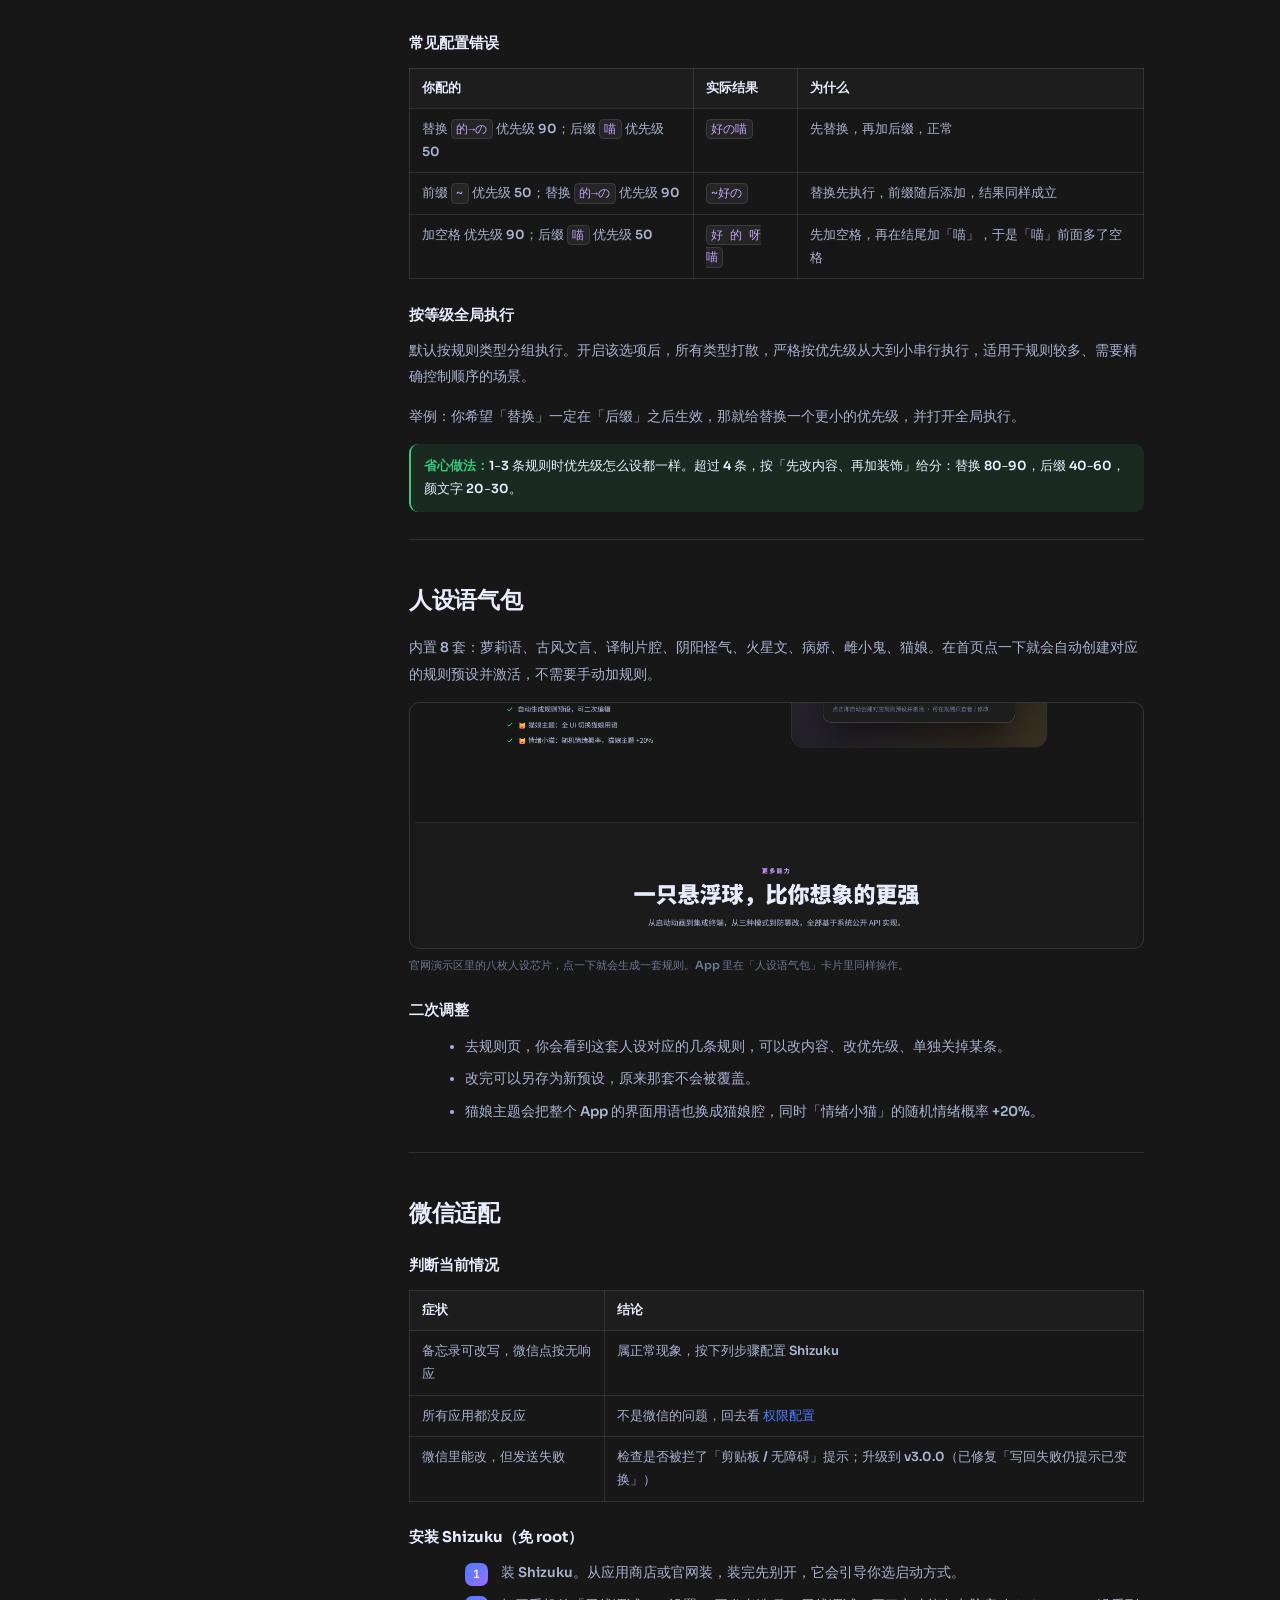
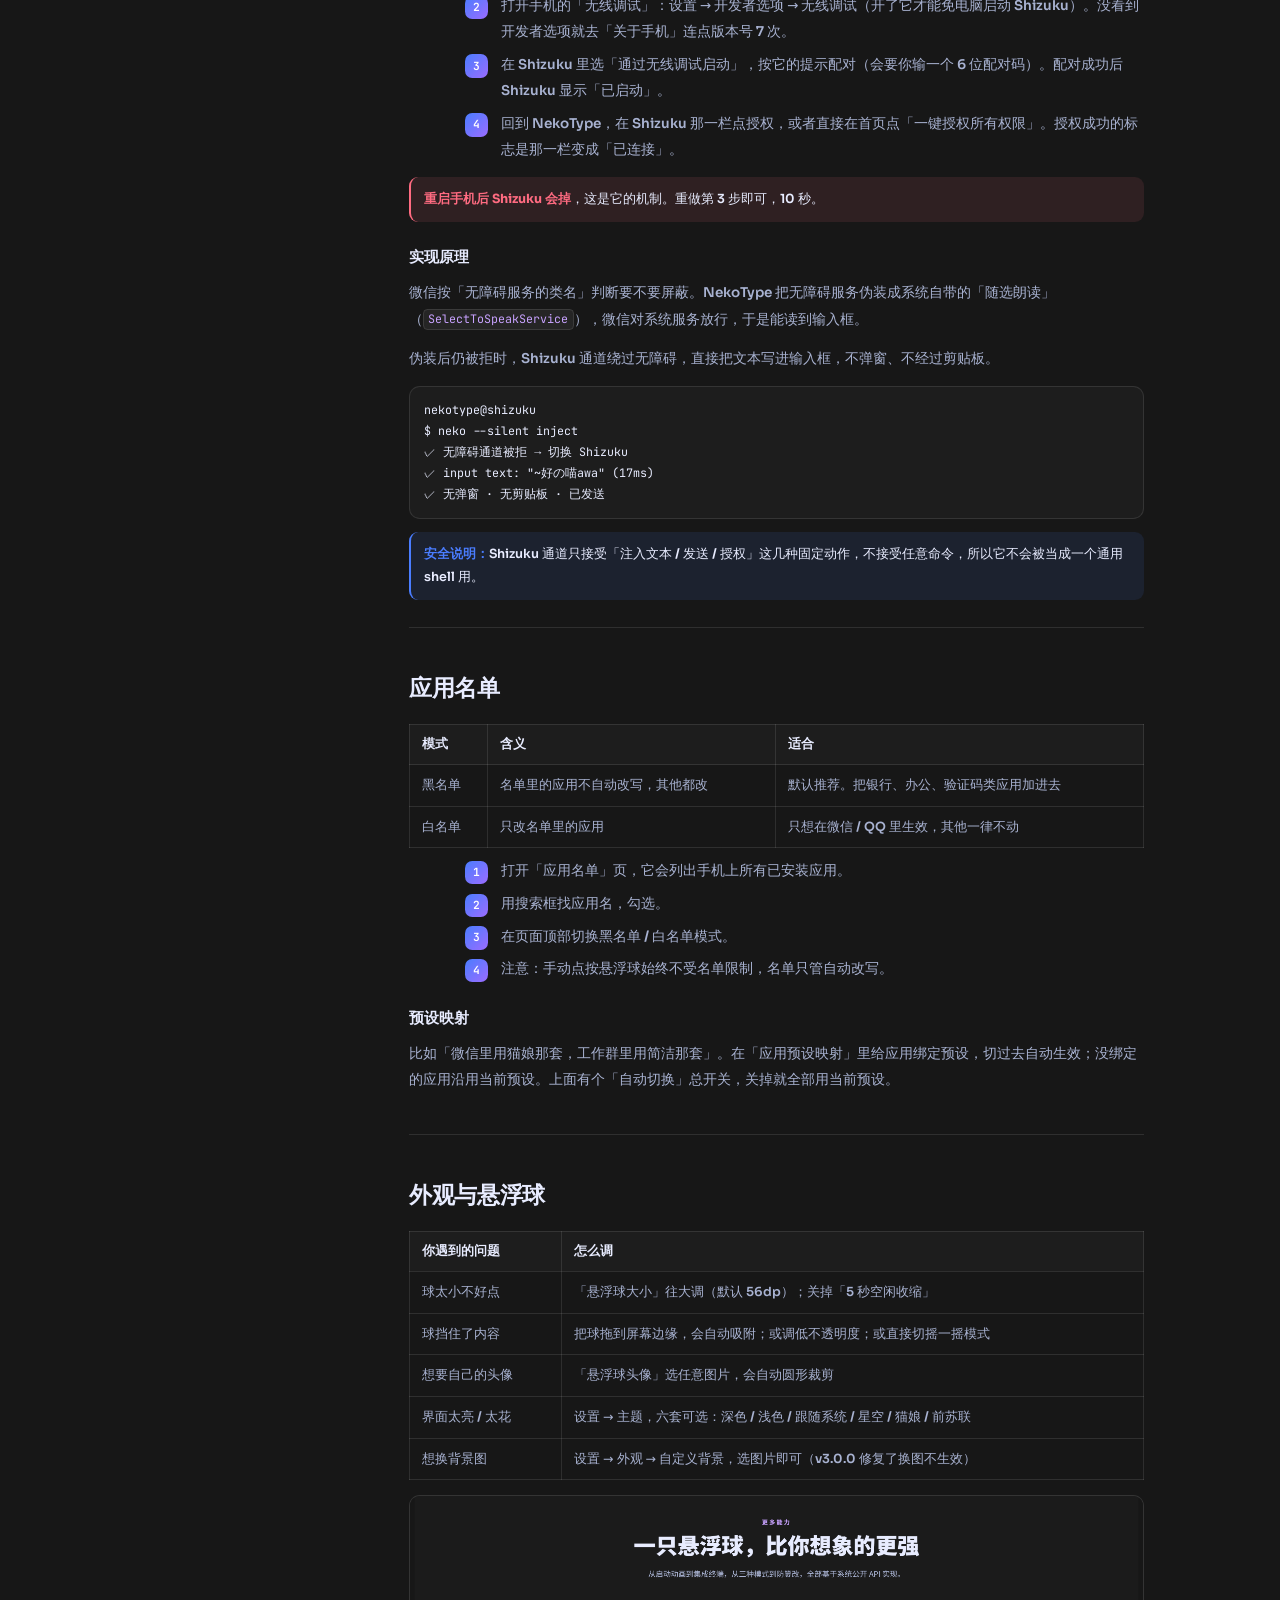
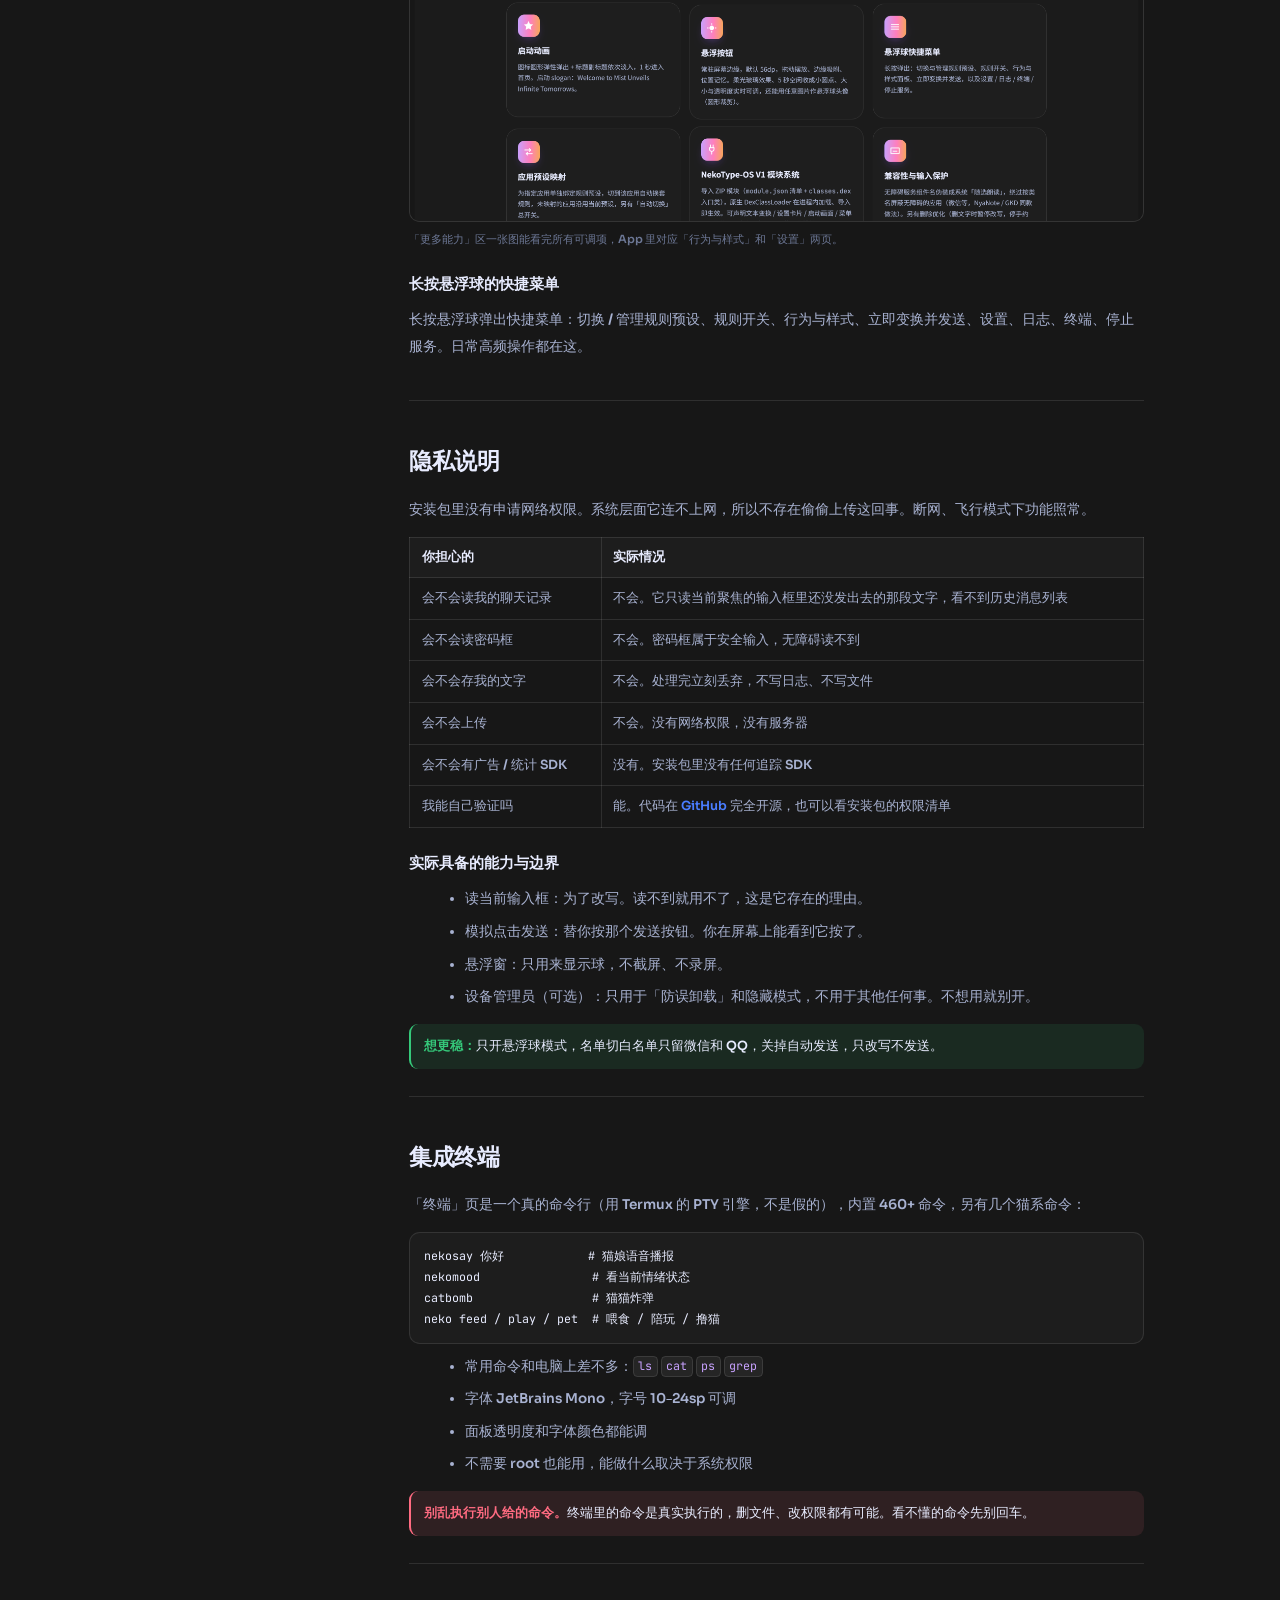
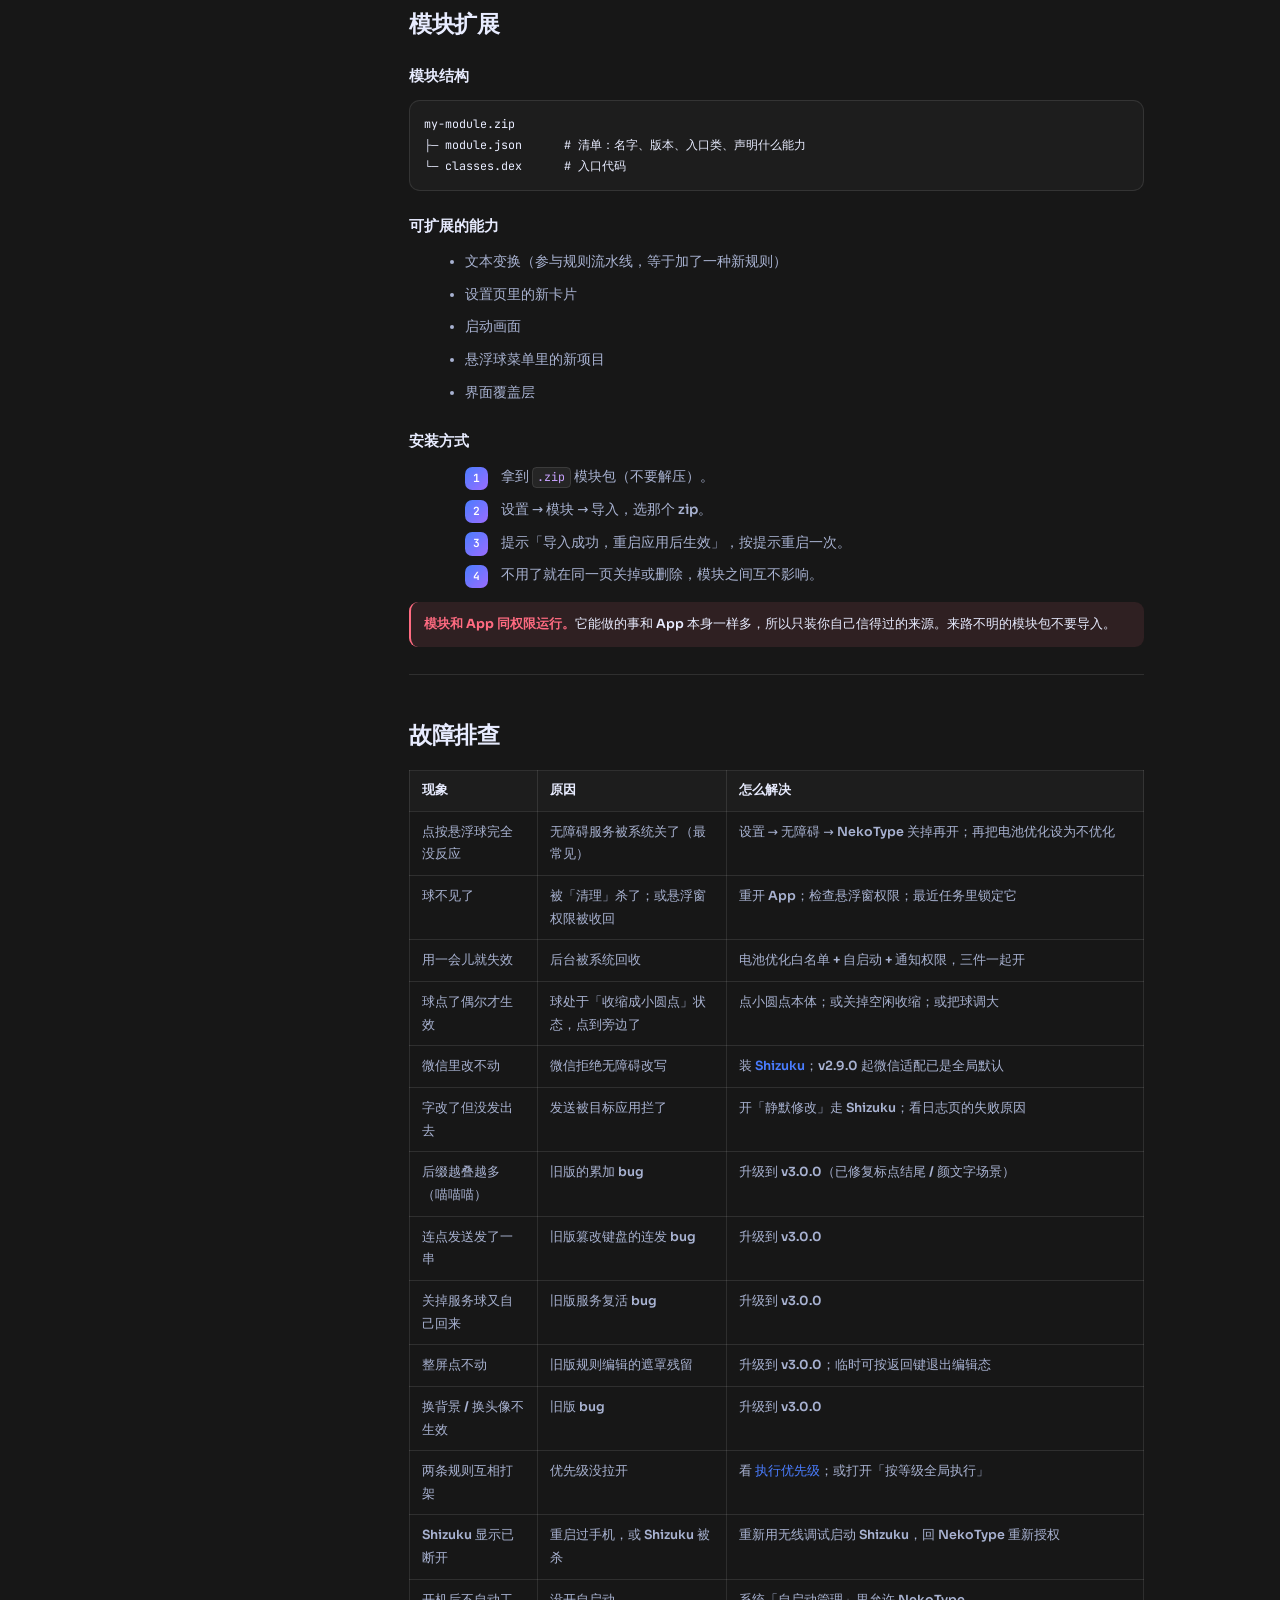
<file: wiki/index.html>
<!DOCTYPE html>
<html lang="zh-CN" data-theme="dark">
<head>
  <meta charset="UTF-8" />
  <meta name="viewport" content="width=device-width, initial-scale=1.0, viewport-fit=cover" />
  <meta name="color-scheme" content="dark light" />
  <title>NekoType Wiki · 使用文档</title>
  <meta name="description" content="NekoType Wiki：安装与权限配置、四种运行模式、规则与执行优先级、人设语气包、Shizuku 系统级注入、应用名单、集成终端、隐私说明、模块扩展与故障排查。" />
  <meta http-equiv="content-language" content="zh-CN" />
  <meta name="language" content="zh-CN" />
  <meta property="og:title" content="NekoType Wiki" />
  <meta property="og:description" content="安装、权限、运行模式、规则配置、系统级注入与故障排查。" />
  <meta property="og:image" content="https://nekotype.top/assets/index.jpg" />
  <meta property="og:type" content="article" />
  <meta property="og:locale" content="zh_CN" />
  <link rel="alternate" hreflang="zh-CN" href="https://nekotype.top/wiki/" />
  <link rel="alternate" hreflang="x-default" href="https://nekotype.top/wiki/" />
  <link rel="canonical" href="https://nekotype.top/wiki/" />
  <link rel="icon" type="image/png" sizes="32x32" href="../assets/icon-32.png?v=2.9.1.62" />
  <link rel="stylesheet" href="../assets/css/style.css?v=2.9.1.62" />
  <style>
    /* 站点全局给锚点留了 84px，这里改成 0，交给每个 section 的 scroll-margin-top 精确控制 */
    html { scroll-padding-top: 0; scroll-behavior: auto; }
    body { background: var(--bg0); color: var(--fg0); }
    .wk-top {
      position: sticky; top: 0; z-index: 20;
      display: flex; align-items: center; gap: 14px;
      height: 60px; padding: 0 clamp(16px, 4vw, 40px);
      background: var(--glass-strong); backdrop-filter: blur(18px);
      border-bottom: 1px solid var(--border);
    }
    .wk-top__brand { display: flex; align-items: center; gap: 10px; font-weight: 700; letter-spacing: -.01em; }
    .wk-top__brand img { width: 26px; height: 26px; border-radius: 8px; }
    .wk-top__tag { padding: 2px 7px; border-radius: 6px; font: 600 11px/1.4 var(--font-mono); color: var(--primary); background: rgba(200,162,255,.14); }
    .wk-top__nav { margin-left: auto; display: flex; align-items: center; gap: 8px; flex-wrap: wrap; }
    .wk-top__nav a { padding: 7px 13px; border-radius: 9px; font-size: 13.5px; color: var(--fg1); border: 1px solid var(--border); }
    .wk-top__nav a:hover { color: var(--fg0); border-color: var(--border-strong); }
    .wk-top__nav a.is-primary { color: #fff; background: var(--blue); border-color: transparent; font-weight: 600; }

    .wk { display: grid; grid-template-columns: 252px minmax(0, 1fr); gap: clamp(20px, 4vw, 56px);
      max-width: 1200px; margin: 0 auto; padding: 34px clamp(16px, 4vw, 40px) 90px; }
    .wk-side { position: sticky; top: 84px; align-self: start; max-height: calc(100vh - 110px); overflow: auto; }
    .wk-side h4 { font: 600 11px/1.4 var(--font-mono); letter-spacing: .16em; color: var(--fg2); margin: 20px 0 8px; }
    .wk-side h4:first-child { margin-top: 0; }
    .wk-side a { display: block; padding: 6px 9px; border-radius: 8px; font-size: 13.5px; color: var(--fg1); line-height: 1.5; border-left: 2px solid transparent; }
    .wk-side a:hover { color: var(--fg0); background: var(--bg1); }
    .wk-side a.on { color: var(--primary); background: rgba(200,162,255,.10); border-left-color: var(--primary); }

    .wk-main { min-width: 0; }
    .wk-hero { padding-bottom: 26px; border-bottom: 1px solid var(--border); }
    .wk-hero h1 { font-size: clamp(28px, 5vw, 42px); line-height: 1.15; letter-spacing: -.02em; }
    .wk-hero p { margin-top: 13px; color: var(--fg1); font-size: 15.5px; line-height: 1.9; max-width: 62ch; }
    .wk-hero p:first-of-type { font-size: 17px; line-height: 1.8; color: var(--fg0); }
    .wk-hero .wk-meta { display: flex; flex-wrap: wrap; gap: 8px; margin-top: 18px; font: 500 11.5px/1.4 var(--font-mono); color: var(--fg2); }
    .wk-hero .wk-meta span { padding: 4px 9px; border-radius: 7px; border: 1px solid var(--border); }

    .wk-main section { padding: 30px 0; border-bottom: 1px solid var(--border); scroll-margin-top: 78px; }
    .wk-main section:last-child { border-bottom: 0; }
    .wk-main h2 { font-size: 25px; letter-spacing: -.015em; line-height: 1.3; }
    .wk-main section > h2 { padding-bottom: 2px; }
    .wk-main .wk-sub { color: var(--fg2); font-size: 13.5px; margin-top: 4px; }
    .wk-main h3 { font-size: 16.5px; margin: 26px 0 8px; color: var(--fg0); }
    .wk-main p, .wk-main li { font-size: 15px; line-height: 1.95; color: var(--fg1); }
    .wk-main p { margin-top: 11px; }
    .wk-main ul, .wk-main ol { margin: 11px 0 0 22px; }
    .wk-main ul li, .wk-main ol li { margin-top: 7px; }
    .wk-main strong { color: var(--fg0); font-weight: 600; }
    .wk-main em { color: var(--primary); font-style: normal; }
    .wk-main a { color: var(--blue); }
    .wk-main code { font: 500 13px/1.5 var(--font-mono); padding: 1.5px 5px; border-radius: 5px; background: var(--bg2); color: var(--primary); border: 1px solid var(--border); }
    .wk-main pre { margin: 12px 0 0; padding: 14px 16px; border-radius: 12px; overflow-x: auto; background: var(--bg1); border: 1px solid var(--border); font: 500 13px/1.8 var(--font-mono); color: var(--fg0); }
    .wk-main pre code { background: none; border: 0; padding: 0; color: inherit; }

    .wk-table { width: 100%; margin-top: 13px; border-collapse: collapse; font-size: 14px; }
    .wk-table th, .wk-table td { padding: 10px 13px; text-align: left; border: 1px solid var(--border); vertical-align: top; }
    .wk-table th { color: var(--fg0); font-weight: 600; background: var(--bg1); white-space: nowrap; }
    .wk-table td { color: var(--fg1); line-height: 1.8; }
    .wk-table tbody tr:hover td, .wk-table tr:hover td { background: rgba(255, 255, 255, .02); }
    .wk-table td code { word-break: break-all; }

    .wk-note { margin-top: 15px; padding: 12px 15px; border-radius: 10px; font-size: 14px; line-height: 1.85; color: var(--fg0); background: rgba(74,125,255,.10); border-left: 3px solid var(--blue); }
    .wk-note b { color: var(--blue); }
    .wk-warn { margin-top: 15px; padding: 12px 15px; border-radius: 10px; font-size: 14px; line-height: 1.85; color: var(--fg0); background: rgba(255,107,129,.10); border-left: 3px solid var(--red); }
    .wk-warn b { color: var(--red); }
    .wk-tip { margin-top: 15px; padding: 12px 15px; border-radius: 10px; font-size: 14px; line-height: 1.85; color: var(--fg0); background: rgba(53,201,122,.10); border-left: 3px solid var(--green); }
    .wk-tip b { color: var(--green); }

    .wk-term { position: relative; margin-top: 14px; padding: 17px 19px 17px 22px; border-radius: 12px;
      background: linear-gradient(180deg, var(--bg1), var(--bg1)); border: 1px solid var(--border); overflow: hidden; }
    .wk-term::before { content: ""; position: absolute; left: 0; top: 0; bottom: 0; width: 3px;
      background: linear-gradient(180deg, var(--primary), var(--blue)); opacity: .85; }
    .wk-term h4 { margin: 0 0 7px; font-size: 16px; color: var(--fg0); }
    .wk-term .say { font-size: 14.8px; line-height: 1.9; color: var(--fg0); }
    .wk-term dl { margin-top: 10px; display: grid; grid-template-columns: 66px 1fr; gap: 5px 12px; font-size: 14px; }
    .wk-term dt { color: var(--fg2); font: 600 12.5px/1.9 var(--font-mono); }
    .wk-term dd { color: var(--fg1); line-height: 1.85; }

    .wk-steps { counter-reset: st; margin-top: 14px; }
    .wk-steps > li { list-style: none; position: relative; padding-left: 40px; margin-top: 16px; }
    .wk-steps > li::before { counter-increment: st; content: counter(st); position: absolute; left: 0; top: 3px;
      width: 26px; height: 26px; border-radius: 8px; display: grid; place-items: center;
      font: 700 12.5px/1 var(--font-mono); color: #fff; background: linear-gradient(135deg, var(--blue), var(--primary-deep)); }

    .wk-fig { margin: 16px 0 0; }
    .wk-fig img { width: 100%; border-radius: 12px; border: 1px solid var(--border); display: block; background: var(--bg1); }
    .wk-fig figcaption { margin-top: 8px; font-size: 12.5px; line-height: 1.7; color: var(--fg2); }

    .wk-footer { max-width: 1200px; margin: 0 auto; padding: 0 clamp(16px, 4vw, 40px) 60px; color: var(--fg2); font-size: 12.5px; }

    @media (max-width: 940px) {
      .wk { grid-template-columns: 1fr; }
      .wk-side { position: static; max-height: none; order: -1; border-bottom: 1px solid var(--border); padding-bottom: 14px; }
    }
    @media (max-width: 560px) {
      .wk-top__nav a:not(.is-primary) { display: none; }
      .wk-term dl { grid-template-columns: 1fr; gap: 2px; }
    }
  </style>
</head>
<body>
  <header class="wk-top">
    <a class="wk-top__brand" href="/">
      <img src="../assets/icon-32.png?v=2.9.1.62" alt="NekoType" />
      NekoType
      <span class="wk-top__tag">WIKI</span>
    </a>
    <nav class="wk-top__nav">
      <a href="/">官网首页</a>
      <a href="/starlight/">光 · 实验室</a>
      <a href="https://github.com/Yukstarlight/NekoType" target="_blank" rel="noopener">GitHub</a>
      <a class="is-primary" href="/#download">下载 v3.0.0</a>
    </nav>
  </header>

  <div class="wk">
    <aside class="wk-side">
      <h4>概述</h4>
      <a href="#intro">如何开始</a>
      <a href="#words">术语说明</a>
      <h4>安装与配置</h4>
      <a href="#download">获取安装包</a>
      <a href="#install">安装</a>
      <a href="#perms">权限配置</a>
      <h4>基本使用</h4>
      <a href="#firstrun">首次使用</a>
      <a href="#modes">运行模式</a>
      <a href="#rules">规则配置</a>
      <a href="#order">执行优先级</a>
      <h4>进阶用法</h4>
      <a href="#persona">人设语气包</a>
      <a href="#wechat">微信适配</a>
      <a href="#whitelist">应用名单</a>
      <a href="#look">外观与悬浮球</a>
      <h4>安全</h4>
      <a href="#privacy">隐私说明</a>
      <h4>进阶功能</h4>
      <a href="#term">集成终端</a>
      <a href="#module">模块扩展</a>
      <h4>维护</h4>
      <a href="#trouble">故障排查</a>
      <a href="#history">版本历史</a>
      <a href="#verify">文件校验</a>
    </aside>

    <main class="wk-main">
      <div class="wk-hero">
        <h1>NekoType Wiki</h1>
        <p>NekoType 是一款运行于 Android 的文本处理工具。悬浮球常驻屏幕边缘，点按后按已配置的规则改写当前输入框内的文本，并触发发送。</p>
        <p>本文档覆盖安装、权限配置、运行模式、规则设置、系统级注入与故障排查。无需 root，无需连接电脑。</p>
        <div class="wk-meta">
          <span>适用 v3.0.0</span>
          <span>安装包 8.2 MB</span>
          <span>Android 8.0+</span>
          <span>完全离线</span>
          <span>开源 GPL-3.0</span>
        </div>
      </div>

      <!-- 01 -->
      <section id="intro">
        <h2>如何开始</h2>

        <table class="wk-table">
          <tr><th>当前情况</th><th>对应章节</th><th>预计用时</th></tr>
          <tr><td>已下载，尚未配置</td><td><a href="#words">术语说明</a> → <a href="#install">安装</a> → <a href="#perms">权限配置</a> → <a href="#firstrun">首次使用</a></td><td>约 10 分钟</td></tr>
          <tr><td>安装完成，但点按无响应</td><td><a href="#perms">权限配置</a> → <a href="#trouble">故障排查</a></td><td>约 3 分钟</td></tr>
          <tr><td>已可使用，需要自定义规则</td><td><a href="#rules">规则配置</a> → <a href="#order">执行优先级</a></td><td>约 8 分钟</td></tr>
          <tr><td>微信内不生效</td><td><a href="#wechat">微信适配</a></td><td>约 6 分钟</td></tr>
          <tr><td>仅在指定应用内生效</td><td><a href="#whitelist">应用名单</a></td><td>约 3 分钟</td></tr>
          <tr><td>了解数据处理方式</td><td><a href="#privacy">隐私说明</a></td><td>约 4 分钟</td></tr>
        </table>

        <div class="wk-tip"><b>建议：</b>初次使用只启用一种运行模式、保留一条规则。确认改写与发送正常后，再逐步增加规则。多项功能同时启用时，异常原因难以定位。</div>
      </section>

      <!-- 02 名词 -->
      <section id="words">
        <h2>术语说明</h2>

        <div class="wk-term">
          <h4>无障碍（无障碍服务 / Accessibility）</h4>
          <p class="say">安卓自带的功能，本来是给视障用户读屏幕用的：它能让一个 App 读屏幕上写了什么、替你点按钮。NekoType 就靠它干活，读你正在打字的输入框，改完替你点发送。</p>
          <dl>
            <dt>作用</dt><dd>Android 提供的辅助接口，可读取屏幕内容并代替用户操作。NekoType 依赖该接口读取当前输入框并触发发送；未授权时无法读取其他应用内的文本。</dd>
            <dt>未启用</dt><dd>主要功能不可用，仅摇一摇模式可部分使用。</dd>
            <dt>风险</dt><dd>该权限范围较大，应仅授予可信应用。NekoType 不申请网络权限、不保存输入文本，源码公开可审计。</dd>
            <dt>开启路径</dt><dd>设置 → 无障碍 → 已下载的服务 → NekoType → 打开。部分机型的入口名为「辅助功能」，或位于「更多设置」内。</dd>
          </dl>
        </div>

        <div class="wk-term">
          <h4>悬浮窗（显示在其他应用上层）</h4>
          <p class="say">允许应用在其他应用之上绘制界面的系统权限。未授予时悬浮球不会显示。</p>
          <dl>
            <dt>作用</dt><dd>悬浮球需覆盖在微信、QQ、备忘录等应用之上，必须授予该权限。</dd>
            <dt>未启用</dt><dd>悬浮球不会显示，仅能使用摇一摇或篡改键盘模式。</dd>
            <dt>开启路径</dt><dd>设置 → 应用 → NekoType → 权限 → 显示在其他应用上层。部分机型称为「悬浮窗」或「后台弹出界面」。</dd>
          </dl>
        </div>

        <div class="wk-term">
          <h4>Shizuku</h4>
          <p class="say">免费的小工具。装它之后，普通 App 能临时拿到接近系统的权限。不用 root、不用刷机。相当于一张随时可撤销的通行证。</p>
          <dl>
            <dt>作用</dt><dd>部分应用（如微信）拒绝无障碍改写，此时需通过系统级注入完成写入，Shizuku 提供该通道。</dd>
            <dt>未启用</dt><dd>多数应用不受影响，微信及部分金融类应用可能无法改写。</dd>
            <dt>风险</dt><dd>Shizuku 为开源项目，可从官网或应用商店获取。该工具每次重启设备后需重新启动，属其自身机制，与 NekoType 无关。</dd>
            <dt>安装方式</dt><dd>见「<a href="#wechat">微信适配</a>」一章。</dd>
          </dl>
        </div>

        <div class="wk-term">
          <h4>Root</h4>
          <p class="say">手机的最高权限。NekoType 不需要它。手机本来就 root 的，会多一条更稳的注入通道。</p>
          <dl>
            <dt>作用</dt><dd>Root 通道无需在设备重启后重新授权，稳定性高于 Shizuku。</dd>
            <dt>未启用</dt><dd>不影响使用，可通过 Shizuku 或无障碍通道完成改写。</dd>
            <dt>风险</dt><dd>Root 涉及保修与部分应用的环境检测，与 NekoType 无关，无需仅为使用本应用获取 Root。</dd>
          </dl>
        </div>

        <div class="wk-term">
          <h4>规则 / 预设 / 优先级</h4>
          <p class="say">规则是一条改写动作，比如「结尾加个喵」。预设是一整套规则的组合，比如工作用、聊天用，一键切换。优先级表示执行顺序，取值范围 1–100，数值越大越先执行，默认 50。</p>
          <dl>
            <dt>作用</dt><dd>多条规则同时启用时，执行顺序直接决定最终结果。</dd>
            <dt>示例</dt><dd>先执行「的 → の」（优先级 90），再追加后缀「喵」（优先级 50），结果为 <code>好の喵</code>；顺序相反时得到 <code>好喵の</code>。</dd>
          </dl>
        </div>

        <div class="wk-term">
          <h4>前缀 / 后缀 / 随机尾缀 / 替换</h4>
          <p class="say">最常用的四种。前缀加在开头（<code>~好的</code>），后缀加在结尾（<code>好的喵</code>），随机尾缀每次从候选里抽一个（<code>好的qwq</code>、<code>好的awa</code>），替换把某个字换成别的（<code>的 → の</code>）。</p>
          <dl>
            <dt>作用</dt><dd>这四类覆盖多数改写需求，其余类型（颜文字、加空格、转大写）作为补充。</dd>
          </dl>
        </div>

        <div class="wk-term">
          <h4>人设语气包</h4>
          <p class="say">配好的一整套规则，比如猫娘、古风文言、阴阳怪气。点一下换成这套，不用自己一条条加。</p>
          <dl>
            <dt>作用</dt><dd>初次使用可直接套用；需要调整时，在规则页修改该预设下的具体规则。</dd>
          </dl>
        </div>

        <div class="wk-term">
          <h4>篡改键盘 / 断句追加 / 摇一摇</h4>
          <p class="say">三种不依赖悬浮球的操作方式。篡改键盘：输入过程中即改写，仍使用系统输入法。断句追加：以标点结尾时触发改写。摇一摇：摇动设备后改写并发送。</p>
          <dl>
            <dt>作用</dt><dd>相比点按悬浮球，这三种方式省去一步操作，适合连续输入场景。</dd>
            <dt>注意</dt><dd>四种模式（含悬浮球）为互斥关系，在「模式」页切换。</dd>
          </dl>
        </div>

        <div class="wk-term">
          <h4>设备管理员 / 电池优化 / 自启动</h4>
          <p class="say">三个保活设置。设备管理员让 App 不容易被随手卸载，电池优化白名单告诉系统别为省电杀掉它，自启动是开机自动拉起。</p>
          <dl>
            <dt>作用</dt><dd>系统回收内存时可能终止后台进程；未配置这几项时，悬浮球会随进程退出而消失。</dd>
            <dt>开启方式</dt><dd>见「<a href="#trouble">故障排查</a>」中「使用一段时间后失效」一项。</dd>
          </dl>
        </div>

        <div class="wk-term">
          <h4>终端（Mist）与模块（NekoType-OS）</h4>
          <p class="say">两个进阶功能，不打开也不影响日常使用。终端是内置命令行窗口，模块是能导入的扩展包，用来加新能力。</p>
          <dl>
            <dt>作用</dt><dd>未使用这两项功能时，其余功能不受影响。</dd>
            <dt>风险</dt><dd>模块与应用同权限运行，仅应导入可信来源的模块包。</dd>
          </dl>
        </div>

        <div class="wk-note"><b>四点概括：</b>无障碍服务决定能否读取并改写文本框内容；悬浮窗权限决定悬浮球能否显示；Shizuku 用于微信等拒绝无障碍改写的应用；优先级数值越大，规则执行越早。</div>
      </section>

      <!-- 03 下载 -->
      <section id="download">
        <h2>获取安装包</h2>

        <table class="wk-table">
          <tr><th>渠道</th><th>地址</th><th>说明</th></tr>
          <tr>
            <td>夸克网盘</td>
            <td><a href="https://pan.quark.cn/s/2e123c8371f4" target="_blank" rel="noopener"><code>https://pan.quark.cn/s/2e123c8371f4</code></a></td>
            <td>手机端用夸克 App 打开</td>
          </tr>
          <tr>
            <td>蓝奏云</td>
            <td><a href="https://wwasm.lanzouq.com/iGiNH4g6hb5a" target="_blank" rel="noopener"><code>https://wwasm.lanzouq.com/iGiNH4g6hb5a</code></a></td>
            <td>提取码 <code>ctgw</code>（点链接会自动复制）</td>
          </tr>
          <tr>
            <td>小飞机网盘</td>
            <td><a href="https://share.feijipan.com/s/abzcBiq1" target="_blank" rel="noopener"><code>https://share.feijipan.com/s/abzcBiq1</code></a></td>
            <td>网页内直接下载，不用装 App</td>
          </tr>
          <tr>
            <td>GitHub 直链</td>
            <td><a href="https://github.com/Yukstarlight/NekoType/releases/download/NekoType-latestversion/NekoType-v3.0.0.apk" target="_blank" rel="noopener"><code>NekoType-v3.0.0.apk</code></a></td>
            <td>原始发布地址，海外访问更快</td>
          </tr>
        </table>

        <figure class="wk-fig">
          <img src="img/02-channels.png" alt="官网下载弹窗：夸克网盘、蓝奏云、小飞机网盘、GitHub 直链四个渠道" loading="lazy" />
          <figcaption>官网首页点「备用下载」也是这四个渠道，蓝奏云的提取码会跟着自动复制。</figcaption>
        </figure>

        <div class="wk-note"><b>文件名应为：</b><code>NekoType-v3.0.0.apk</code>，大小 8.2 MB。若文件名含 2.9.x，说明是旧版本，请返回官网重新获取。哈希核对见 <a href="#verify">文件校验</a>。</div>
      </section>

      <!-- 04 安装 -->
      <section id="install">
        <h2>安装</h2>

        <ol class="wk-steps">
          <li>点开下载好的 APK。系统会弹「禁止安装未知应用」，点<em>设置</em> → 打开<em>允许来自此来源</em>，返回再点一次安装。</li>
          <li>装完先打开一次，让它把初始配置写完（会有一段启动动画），别急着去开权限。</li>
          <li>提示「应用未安装」：多半是之前装过签名不同的旧版，先去设置里卸载旧版再装。</li>
        </ol>

        <h3>系统要求</h3>
        <ul>
          <li>Android 8.0 及以上（2018 年之后的手机基本都满足）</li>
          <li>不需要 root、不需要刷机、不需要连电脑</li>
          <li>vivo / iQOO / 小米 / 华为可能多弹一个「风险应用」提示，选「仍然安装」</li>
        </ul>
      </section>

      <!-- 05 权限 -->
      <section id="perms">
        <h2>权限配置</h2>

        <table class="wk-table">
          <tr><th>权限</th><th>用来看什么</th><th>不开的后果</th><th>在哪开</th></tr>
          <tr>
            <td><strong>悬浮窗</strong></td>
            <td>把悬浮球显示在所有应用上面</td>
            <td>看不到球，没法点</td>
            <td>设置 → 应用 → NekoType → 权限 → 显示在其他应用上层</td>
          </tr>
          <tr>
            <td><strong>无障碍</strong></td>
            <td>读当前输入框的文字、替你点发送</td>
            <td>主要功能全失效</td>
            <td>设置 → 无障碍 → 已下载的服务 → NekoType → 打开</td>
          </tr>
          <tr>
            <td>通知（建议）</td>
            <td>前台服务常驻，不容易被系统杀</td>
            <td>后台待一会儿就失效</td>
            <td>设置 → 应用 → NekoType → 通知 → 允许</td>
          </tr>
        </table>

        <h3>建议同时完成的设置</h3>
        <ol class="wk-steps">
          <li>加进电池优化白名单：设置 → 电池 → 电池优化 → 找 NekoType → 选「不优化」。有些手机叫「应用省电策略」，选「无限制」。</li>
          <li>打开自启动：设置 → 应用管理 → NekoType → 自启动 / 关联启动 → 全部允许。vivo、iQOO、OPPO、小米尤其要开。</li>
          <li>在最近任务里锁一下：把 NekoType 卡片下拉锁定（小锁图标），免得「一键清理」把它清掉。</li>
        </ol>

        <div class="wk-warn"><b>清理软件会关闭服务：</b>「清理加速」一类工具会同时关闭无障碍服务，表现为前一天可用、次日点按无响应。请将 NekoType 加入清理白名单。</div>

        <h3>确认权限已生效</h3>
        <p>回 NekoType 首页，权限区应该全是绿色「已授权」。显示未授权的，点进系统页面再开一次；有的系统设置页会显示已保存但实际没生效。</p>
      </section>
      <!-- 06 五分钟上手 -->
      <section id="firstrun">
        <h2>首次使用</h2>

        <ol class="wk-steps">
          <li>
            打开任意可输入文本的应用。建议先用系统「备忘录」，改写结果不会真正发送。
          </li>
          <li>
            在输入框里打几个字，比如 <code>好的</code>。<em>先别按发送</em>，让光标停在输入框里。
          </li>
          <li>
            点屏幕上那个悬浮球。点了以后会出现三种正常反应之一：输入框里的字变了、字变了并且发出去了、或者弹一个提示说「无障碍未授权」。如果是第三种，回 <a href="#perms">权限配置</a>。
          </li>
          <li>
            看到字变了，就说明你已经会用 80% 了。剩下的只是决定改成什么样，也就是规则。
          </li>
        </ol>

        <figure class="wk-fig">
          <img src="img/01-hero.png" alt="官网首屏：下载按钮、查看源码、备用下载三个入口" loading="lazy" />
          <figcaption>官网首屏的三个入口：主按钮直接下载最新版；「查看源码」去 GitHub；「备用下载」打开四个网盘渠道。</figcaption>
        </figure>

        <h3>点按无响应时的排查顺序</h3>
        <ol>
          <li>再次点按，观察是否出现「NekoType 已启动」类通知。若有通知，说明服务运行正常，问题在无障碍权限。</li>
          <li>去设置里把无障碍关掉、再打开一次（这一步能解决一半以上的「突然失灵」）。</li>
          <li>更换应用验证：在系统「备忘录」中再次点按。若备忘录可用而微信无响应，属于微信拒绝无障碍改写，需配置 <a href="#wechat">Shizuku 通道</a>。</li>
        </ol>

        <div class="wk-tip"><b>球难点：</b>5 秒不动会缩成小圆点。去「行为与样式」调大，或关掉收缩。</div>
      </section>

      <!-- 07 模式 -->
      <section id="modes">
        <h2>运行模式</h2>

        <table class="wk-table">
          <tr><th>模式</th><th>你要做什么</th><th>体验像什么</th><th>适合谁</th></tr>
          <tr>
            <td>悬浮球</td>
            <td>打完字，点一下球</td>
            <td>手动、可控，改完你能立刻看到结果再发</td>
            <td>所有用户；建议首次使用时选此项</td>
          </tr>
          <tr>
            <td>篡改键盘</td>
            <td>照常打字，什么都不用点</td>
            <td>字打着打着，结尾自己多了个后缀</td>
            <td>聊天频繁、嫌点按悬浮球麻烦的人</td>
          </tr>
          <tr>
            <td>断句追加</td>
            <td>打完一句，敲个标点</td>
            <td>一句话完整了才变，不会打断你打字</td>
            <td>写长句、发消息比较整的人</td>
          </tr>
          <tr>
            <td>摇一摇</td>
            <td>摇一下手机</td>
            <td>不用找球、不点屏幕，改完直接发</td>
            <td>单手操作、球被挡住、开车不便时</td>
          </tr>
        </table>

        <figure class="wk-fig">
          <img src="img/04-modes.png" alt="官网特性区：规则系统、四种运行模式、静默修改、人设语气包" loading="lazy" />
          <figcaption>官网「特性」区把四种能力列在一起：规则系统、四种运行模式、静默修改、人设语气包。示意图来自官网演示区，不是真机录屏。</figcaption>
        </figure>

        <h3>常见误解</h3>
        <ul>
          <li>「篡改键盘」不是换输入法。你还在用原来的搜狗 / 百度 / Gboard，NekoType 只是在中间插了一道改写。</li>
          <li>「摇一摇」有三档灵敏度：轻摇约 <code>5.0 m/s²</code>、标准约 <code>10.0 m/s²</code>、用力约 <code>13.5 m/s²</code>。地铁上手抖就调「用力」，躺着刷手机用「轻摇」。</li>
          <li>开篡改键盘或摇一摇后，悬浮球会自动隐藏，避免重复触发。想点按悬浮球就切回悬浮球模式。</li>
        </ul>

        <div class="wk-note"><b>删字与语音：</b>删字时改写暂停，停手约 0.5 秒恢复。语音输入有 1 秒停顿判定，说话中途不会被打断。</div>
      </section>

      <!-- 08 改一条规则 -->
      <section id="rules">
        <h2>规则配置</h2>

        <h3>拆解步骤</h3>
        <p>这是两个动作。先把「的」换成「の」，再在结尾加「喵」。所以要建两条规则。</p>

        <ol class="wk-steps">
          <li>打开规则页，点「添加规则」，类型选<em>替换文本</em>。查找填 <code>的</code>，替换为填 <code>の</code>。优先级先给 <code>90</code>。</li>
          <li>再添加一条，类型选<em>后缀</em>。内容填 <code>喵</code>。优先级给 <code>50</code>。</li>
          <li>回输入框打「好的」，点按悬浮球。你应该看到 <code>好の喵</code>。</li>
          <li>若结果为 <code>好喵の</code>，说明执行顺序相反：将「替换」的优先级调整为大于「后缀」的优先级。</li>
        </ol>

        <figure class="wk-fig">
          <img src="img/03-demo.png" alt="官网演示区：左侧规则开关（前缀、后缀、随机后缀、随机颜文字、替换文本、字符间加空格），右侧实时预览" loading="lazy" />
          <figcaption>官网「试一试」区就是这个东西的网页版：左边勾规则、右边看结果。拿它试参数最快，试好了再回 App 里配。</figcaption>
        </figure>

        <h3>规则类型说明</h3>
        <table class="wk-table">
          <tr><th>类型</th><th>作用</th><th>例子</th></tr>
          <tr><td>前缀</td><td>加在开头</td><td><code>~</code> → <code>~好的</code></td></tr>
          <tr><td>后缀</td><td>加在结尾</td><td><code>喵</code> → <code>好的喵</code></td></tr>
          <tr><td>随机后缀（固定）</td><td>从固定候选中随机取一个</td><td><code>qwq|awa|nya~</code> → <code>好的awa</code></td></tr>
          <tr><td>随机后缀（不固定）</td><td>每次都重新抽，不固定顺序</td><td>连着发三条，后缀都不一样</td></tr>
          <tr><td>替换文本</td><td>把指定字换成别的</td><td><code>的 → の</code></td></tr>
          <tr><td>随机颜文字</td><td>按概率追加内置颜文字（65 种）</td><td>触发概率 40% 就差不多三条中一条</td></tr>
          <tr><td>字符加空格</td><td>字与字之间插空格</td><td><code>好 的 呀</code></td></tr>
        </table>

        <h3>回退方式</h3>
        <ul>
          <li>每条规则前面都有开关，先关掉而不是删掉，方便对比。</li>
          <li>一整套配坏了，直接切回另一个预设，原来那套还在。</li>
          <li>配置混乱时，可在设置中使用「导出 / 导入全部配置」；建议先导出备份再调整。</li>
        </ul>
      </section>

      <!-- 09 优先级 -->
      <section id="order">
        <h2>执行优先级</h2>

        <h3>执行规则</h3>
        <ul>
          <li>范围 1–100，数字越大越先执行，默认 50。</li>
          <li>数字相同时，按列表从上到下执行。</li>
          <li>执行是串行的：前一条的输出就是后一条的输入。</li>
        </ul>

        <h3>常见配置错误</h3>
        <table class="wk-table">
          <tr><th>你配的</th><th>实际结果</th><th>为什么</th></tr>
          <tr>
            <td>替换 <code>的→の</code> 优先级 90；后缀 <code>喵</code> 优先级 50</td>
            <td><code>好の喵</code></td>
            <td>先替换，再加后缀，正常</td>
          </tr>
          <tr>
            <td>前缀 <code>~</code> 优先级 50；替换 <code>的→の</code> 优先级 90</td>
            <td><code>~好の</code></td>
            <td>替换先执行，前缀随后添加，结果同样成立</td>
          </tr>
          <tr>
            <td>加空格 优先级 90；后缀 <code>喵</code> 优先级 50</td>
            <td><code>好 的 呀 喵</code></td>
            <td>先加空格，再在结尾加「喵」，于是「喵」前面多了空格</td>
          </tr>
        </table>

        <h3>按等级全局执行</h3>
        <p>默认按规则类型分组执行。开启该选项后，所有类型打散，严格按优先级从大到小串行执行，适用于规则较多、需要精确控制顺序的场景。</p>
        <p>举例：你希望「替换」一定在「后缀」之后生效，那就给替换一个更小的优先级，并打开全局执行。</p>

        <div class="wk-tip"><b>省心做法：</b>1–3 条规则时优先级怎么设都一样。超过 4 条，按「先改内容、再加装饰」给分：替换 80–90，后缀 40–60，颜文字 20–30。</div>
      </section>

      <!-- 10 人设 -->
      <section id="persona">
        <h2>人设语气包</h2>

        <p>内置 8 套：萝莉语、古风文言、译制片腔、阴阳怪气、火星文、病娇、雌小鬼、猫娘。在首页点一下就会自动创建对应的规则预设并激活，不需要手动加规则。</p>

        <figure class="wk-fig">
          <img src="img/05-persona.png" alt="官网人设语气包：八套人设芯片" loading="lazy" />
          <figcaption>官网演示区里的八枚人设芯片，点一下就会生成一套规则。App 里在「人设语气包」卡片里同样操作。</figcaption>
        </figure>

        <h3>二次调整</h3>
        <ul>
          <li>去规则页，你会看到这套人设对应的几条规则，可以改内容、改优先级、单独关掉某条。</li>
          <li>改完可以另存为新预设，原来那套不会被覆盖。</li>
          <li>猫娘主题会把整个 App 的界面用语也换成猫娘腔，同时「情绪小猫」的随机情绪概率 +20%。</li>
        </ul>
      </section>

      <!-- 11 微信 -->
      <section id="wechat">
        <h2>微信适配</h2>

        <h3>判断当前情况</h3>
        <table class="wk-table">
          <tr><th>症状</th><th>结论</th></tr>
          <tr><td>备忘录可改写，微信点按无响应</td><td>属正常现象，按下列步骤配置 Shizuku</td></tr>
          <tr><td>所有应用都没反应</td><td>不是微信的问题，回去看 <a href="#perms">权限配置</a></td></tr>
          <tr><td>微信里能改，但发送失败</td><td>检查是否被拦了「剪贴板 / 无障碍」提示；升级到 v3.0.0（已修复「写回失败仍提示已变换」）</td></tr>
        </table>

        <h3>安装 Shizuku（免 root）</h3>
        <ol class="wk-steps">
          <li>装 Shizuku。从应用商店或官网装，装完先别开，它会引导你选启动方式。</li>
          <li>打开手机的「无线调试」：设置 → 开发者选项 → 无线调试（开了它才能免电脑启动 Shizuku）。没看到开发者选项就去「关于手机」连点版本号 7 次。</li>
          <li>在 Shizuku 里选「通过无线调试启动」，按它的提示配对（会要你输一个 6 位配对码）。配对成功后 Shizuku 显示「已启动」。</li>
          <li>回到 NekoType，在 Shizuku 那一栏点授权，或者直接在首页点「一键授权所有权限」。授权成功的标志是那一栏变成「已连接」。</li>
        </ol>

        <div class="wk-warn"><b>重启手机后 Shizuku 会掉</b>，这是它的机制。重做第 3 步即可，10 秒。</div>

        <h3>实现原理</h3>
        <p>微信按「无障碍服务的类名」判断要不要屏蔽。NekoType 把无障碍服务伪装成系统自带的「随选朗读」（<code>SelectToSpeakService</code>），微信对系统服务放行，于是能读到输入框。</p>
        <p>伪装后仍被拒时，Shizuku 通道绕过无障碍，直接把文本写进输入框，不弹窗、不经过剪贴板。</p>

        <pre><code>nekotype@shizuku
$ neko --silent inject
✓ 无障碍通道被拒 → 切换 Shizuku
✓ input text: "~好の喵awa" (17ms)
✓ 无弹窗 · 无剪贴板 · 已发送</code></pre>

        <div class="wk-note"><b>安全说明：</b>Shizuku 通道只接受「注入文本 / 发送 / 授权」这几种固定动作，不接受任意命令，所以它不会被当成一个通用 shell 用。</div>
      </section>

      <!-- 12 白名单 -->
      <section id="whitelist">
        <h2>应用名单</h2>

        <table class="wk-table">
          <tr><th>模式</th><th>含义</th><th>适合</th></tr>
          <tr><td>黑名单</td><td>名单里的应用不自动改写，其他都改</td><td>默认推荐。把银行、办公、验证码类应用加进去</td></tr>
          <tr><td>白名单</td><td>只改名单里的应用</td><td>只想在微信 / QQ 里生效，其他一律不动</td></tr>
        </table>

        <ol class="wk-steps">
          <li>打开「应用名单」页，它会列出手机上所有已安装应用。</li>
          <li>用搜索框找应用名，勾选。</li>
          <li>在页面顶部切换黑名单 / 白名单模式。</li>
          <li>注意：手动点按悬浮球始终不受名单限制，名单只管自动改写。</li>
        </ol>

        <h3>预设映射</h3>
        <p>比如「微信里用猫娘那套，工作群里用简洁那套」。在「应用预设映射」里给应用绑定预设，切过去自动生效；没绑定的应用沿用当前预设。上面有个「自动切换」总开关，关掉就全部用当前预设。</p>
      </section>

      <!-- 13 外观 -->
      <section id="look">
        <h2>外观与悬浮球</h2>

        <table class="wk-table">
          <tr><th>你遇到的问题</th><th>怎么调</th></tr>
          <tr><td>球太小不好点</td><td>「悬浮球大小」往大调（默认 56dp）；关掉「5 秒空闲收缩」</td></tr>
          <tr><td>球挡住了内容</td><td>把球拖到屏幕边缘，会自动吸附；或调低不透明度；或直接切摇一摇模式</td></tr>
          <tr><td>想要自己的头像</td><td>「悬浮球头像」选任意图片，会自动圆形裁剪</td></tr>
          <tr><td>界面太亮 / 太花</td><td>设置 → 主题，六套可选：深色 / 浅色 / 跟随系统 / 星空 / 猫娘 / 前苏联</td></tr>
          <tr><td>想换背景图</td><td>设置 → 外观 → 自定义背景，选图片即可（v3.0.0 修复了换图不生效）</td></tr>
        </table>

        <figure class="wk-fig">
          <img src="img/06-more.png" alt="官网「更多能力」区：悬浮球、快捷菜单、预设映射、模块系统、兼容性、黑白名单、终端、主题、安全防护、日志、数据管理" loading="lazy" />
          <figcaption>「更多能力」区一张图能看完所有可调项，App 里对应「行为与样式」和「设置」两页。</figcaption>
        </figure>

        <h3>长按悬浮球的快捷菜单</h3>
        <p>长按悬浮球弹出快捷菜单：切换 / 管理规则预设、规则开关、行为与样式、立即变换并发送、设置、日志、终端、停止服务。日常高频操作都在这。</p>
      </section>

      <!-- 14 隐私 -->
      <section id="privacy">
        <h2>隐私说明</h2>

        <p>安装包里没有申请网络权限。系统层面它连不上网，所以不存在偷偷上传这回事。断网、飞行模式下功能照常。</p>

        <table class="wk-table">
          <tr><th>你担心的</th><th>实际情况</th></tr>
          <tr><td>会不会读我的聊天记录</td><td>不会。它只读当前聚焦的输入框里还没发出去的那段文字，看不到历史消息列表</td></tr>
          <tr><td>会不会读密码框</td><td>不会。密码框属于安全输入，无障碍读不到</td></tr>
          <tr><td>会不会存我的文字</td><td>不会。处理完立刻丢弃，不写日志、不写文件</td></tr>
          <tr><td>会不会上传</td><td>不会。没有网络权限，没有服务器</td></tr>
          <tr><td>会不会有广告 / 统计 SDK</td><td>没有。安装包里没有任何追踪 SDK</td></tr>
          <tr><td>我能自己验证吗</td><td>能。代码在 <a href="https://github.com/Yukstarlight/NekoType" target="_blank" rel="noopener">GitHub</a> 完全开源，也可以看安装包的权限清单</td></tr>
        </table>

        <h3>实际具备的能力与边界</h3>
        <ul>
          <li>读当前输入框：为了改写。读不到就用不了，这是它存在的理由。</li>
          <li>模拟点击发送：替你按那个发送按钮。你在屏幕上能看到它按了。</li>
          <li>悬浮窗：只用来显示球，不截屏、不录屏。</li>
          <li>设备管理员（可选）：只用于「防误卸载」和隐藏模式，不用于其他任何事。不想用就别开。</li>
        </ul>

        <div class="wk-tip"><b>想更稳：</b>只开悬浮球模式，名单切白名单只留微信和 QQ，关掉自动发送，只改写不发送。</div>
      </section>

      <!-- 15 终端 -->
      <section id="term">
        <h2>集成终端</h2>

        <p>「终端」页是一个真的命令行（用 Termux 的 PTY 引擎，不是假的），内置 460+ 命令，另有几个猫系命令：</p>

        <pre><code>nekosay 你好            # 猫娘语音播报
nekomood                # 看当前情绪状态
catbomb                 # 猫猫炸弹
neko feed / play / pet  # 喂食 / 陪玩 / 撸猫</code></pre>

        <ul>
          <li>常用命令和电脑上差不多：<code>ls</code> <code>cat</code> <code>ps</code> <code>grep</code></li>
          <li>字体 JetBrains Mono，字号 10–24sp 可调</li>
          <li>面板透明度和字体颜色都能调</li>
          <li>不需要 root 也能用，能做什么取决于系统权限</li>
        </ul>

        <div class="wk-warn"><b>别乱执行别人给的命令。</b>终端里的命令是真实执行的，删文件、改权限都有可能。看不懂的命令先别回车。</div>
      </section>

      <!-- 16 模块 -->
      <section id="module">
        <h2>模块扩展</h2>

        <h3>模块结构</h3>
        <pre><code>my-module.zip
├─ module.json      # 清单：名字、版本、入口类、声明什么能力
└─ classes.dex      # 入口代码</code></pre>

        <h3>可扩展的能力</h3>
        <ul>
          <li>文本变换（参与规则流水线，等于加了一种新规则）</li>
          <li>设置页里的新卡片</li>
          <li>启动画面</li>
          <li>悬浮球菜单里的新项目</li>
          <li>界面覆盖层</li>
        </ul>

        <h3>安装方式</h3>
        <ol class="wk-steps">
          <li>拿到 <code>.zip</code> 模块包（不要解压）。</li>
          <li>设置 → 模块 → 导入，选那个 zip。</li>
          <li>提示「导入成功，重启应用后生效」，按提示重启一次。</li>
          <li>不用了就在同一页关掉或删除，模块之间互不影响。</li>
        </ol>

        <div class="wk-warn"><b>模块和 App 同权限运行。</b>它能做的事和 App 本身一样多，所以只装你自己信得过的来源。来路不明的模块包不要导入。</div>
      </section>

      <!-- 17 排查 -->
      <section id="trouble">
        <h2>故障排查</h2>

        <table class="wk-table">
          <tr><th>现象</th><th>原因</th><th>怎么解决</th></tr>
          <tr>
            <td>点按悬浮球完全没反应</td>
            <td>无障碍服务被系统关了（最常见）</td>
            <td>设置 → 无障碍 → NekoType 关掉再开；再把电池优化设为不优化</td>
          </tr>
          <tr>
            <td>球不见了</td>
            <td>被「清理」杀了；或悬浮窗权限被收回</td>
            <td>重开 App；检查悬浮窗权限；最近任务里锁定它</td>
          </tr>
          <tr>
            <td>用一会儿就失效</td>
            <td>后台被系统回收</td>
            <td>电池优化白名单 + 自启动 + 通知权限，三件一起开</td>
          </tr>
          <tr>
            <td>球点了偶尔才生效</td>
            <td>球处于「收缩成小圆点」状态，点到旁边了</td>
            <td>点小圆点本体；或关掉空闲收缩；或把球调大</td>
          </tr>
          <tr>
            <td>微信里改不动</td>
            <td>微信拒绝无障碍改写</td>
            <td>装 <a href="#wechat">Shizuku</a>；v2.9.0 起微信适配已是全局默认</td>
          </tr>
          <tr>
            <td>字改了但没发出去</td>
            <td>发送被目标应用拦了</td>
            <td>开「静默修改」走 Shizuku；看日志页的失败原因</td>
          </tr>
          <tr>
            <td>后缀越叠越多（喵喵喵）</td>
            <td>旧版的累加 bug</td>
            <td>升级到 v3.0.0（已修复标点结尾 / 颜文字场景）</td>
          </tr>
          <tr>
            <td>连点发送发了一串</td>
            <td>旧版篡改键盘的连发 bug</td>
            <td>升级到 v3.0.0</td>
          </tr>
          <tr>
            <td>关掉服务球又自己回来</td>
            <td>旧版服务复活 bug</td>
            <td>升级到 v3.0.0</td>
          </tr>
          <tr>
            <td>整屏点不动</td>
            <td>旧版规则编辑的遮罩残留</td>
            <td>升级到 v3.0.0；临时可按返回键退出编辑态</td>
          </tr>
          <tr>
            <td>换背景 / 换头像不生效</td>
            <td>旧版 bug</td>
            <td>升级到 v3.0.0</td>
          </tr>
          <tr>
            <td>两条规则互相打架</td>
            <td>优先级没拉开</td>
            <td>看 <a href="#order">执行优先级</a>；或打开「按等级全局执行」</td>
          </tr>
          <tr>
            <td>Shizuku 显示已断开</td>
            <td>重启过手机，或 Shizuku 被杀</td>
            <td>重新用无线调试启动 Shizuku，回 NekoType 重新授权</td>
          </tr>
          <tr>
            <td>开机后不自动工作</td>
            <td>没开自启动</td>
            <td>系统「自启动管理」里允许 NekoType</td>
          </tr>
          <tr>
            <td>不想用了，怎么彻底停</td>
            <td>—</td>
            <td>设置里「停止服务」→ 系统无障碍里关掉它 → 有设备管理员的先在「设备管理应用」里取消激活，否则卸不掉</td>
          </tr>
        </table>

        <h3>仍无法解决时的反馈途径</h3>
        <ol>
          <li>去「日志」页，把报错那几行复制出来（可以先截图）。</li>
          <li>记下三件事：手机型号 + 系统版本、NekoType 版本号、出问题的那个应用名。</li>
          <li>到 <a href="https://github.com/Yukstarlight/NekoType/issues" target="_blank" rel="noopener">GitHub Issues</a> 提，或者发邮件 <a href="mailto:TR114512@qq.com">TR114512@qq.com</a>。带上日志，定位会快很多。</li>
        </ol>
      </section>

      <!-- 18 版本历史 -->
      <section id="history">
        <h2>版本历史</h2>
        <p class="wk-sub">仅列主要更新，完整列表见官网首页「变更记录」。</p>

        <table class="wk-table">
          <tr><th>版本</th><th>要点</th></tr>
          <tr>
            <td>v3.0.0</td>
            <td>检测到「喵喵助手」「NyaNote」时用猫娘语气提示卸载；启动页标语「迷雾散尽，未来已来」；启动、页面切换、悬浮球改弹性动效。修复：篡改键盘删字恢复慢、连点无限连发、每字一条消息、服务复活、遮罩残留、换背景失效、写回失败误报、后缀越叠越多；Shizuku 权限声明补齐</td>
          </tr>
          <tr><td>v2.9.9</td><td>撤销多语言实验回到 7 种语言；修静默修改重进反复提示已开启；模块导入改为「重启后生效」；隐藏删除优化与语音输入优化入口</td></tr>
          <tr><td>v2.9.1</td><td>密码锁定细化到各页面（5 分钟会话）；新增「安全防护」拦截系统无障碍页；语言选择器重做；移除隐藏模式</td></tr>
          <tr><td>v2.9.0</td><td>微信适配成全局默认（无障碍伪装随选朗读）；新增功能体检；修剪贴板漏洞与一键授权逻辑漏洞</td></tr>
          <tr><td>v2.8.5</td><td>摇一摇模式（三档强度）；权限自动巡检每 5 分钟补授权；随机前缀 / 后缀支持互斥与并发</td></tr>
          <tr><td>v2.8.1</td><td>NekoType-OS V1 模块化扩展：可导入 ZIP 模块</td></tr>
          <tr><td>v2.8.0</td><td>应用名单支持黑 / 白名单；应用预设映射</td></tr>
          <tr><td>v2.7.9</td><td>打开应用自动用 Shizuku 授权全部权限；许可证改为 GPL-3.0</td></tr>
          <tr><td>v2.5.5</td><td>首个公开版本：悬浮球改写发送、四类规则、Shizuku 与 Root 双通道</td></tr>
        </table>
      </section>

      <!-- 19 校验 -->
      <section id="verify">
        <h2>文件校验</h2>
        <p class="wk-sub">核对哈希值，确认安装包未被替换。</p>

        <table class="wk-table">
          <tr><th>算法</th><th>值</th></tr>
          <tr><td>SHA-256</td><td><code>118ab64626272327d7d499cfa83999497f3e1b05ec1e367945164bc7260c9ef8</code></td></tr>
          <tr><td>MD5</td><td><code>e589bb4e1457bd14e2a49f1155b19473</code></td></tr>
        </table>

        <h3>Windows（CMD / PowerShell 通用）</h3>
        <pre><code>cd C:\Users\HI\Downloads
certutil -hashfile NekoType-v3.0.0.apk SHA256
certutil -hashfile NekoType-v3.0.0.apk MD5</code></pre>

        <div class="wk-note"><b>判断标准：</b>两个哈希值都应匹配：SHA-256 与 GitHub 发布页的 digest 相同，MD5 与本页一致。仅一项匹配说明文件已被替换，请勿安装。</div>
      </section>
    </main>
  </div>

  <footer class="wk-footer">
    <p>NekoType Wiki · 适用 v3.0.0 · GPL-3.0 · 完全离线 · 不申请网络权限</p>
    <p style="margin-top:6px"><a href="/" style="color:var(--primary)">返回官网</a> · <a href="https://github.com/Yukstarlight/NekoType" target="_blank" rel="noopener" style="color:var(--primary)">GitHub 源码</a> · <a href="https://github.com/Yukstarlight/NekoType/issues" target="_blank" rel="noopener" style="color:var(--primary)">反馈问题</a></p>
  </footer>

  <script>
    (function () {
      try {
        if (localStorage.getItem('neko-theme') === 'light') document.documentElement.dataset.theme = 'light';
      } catch (e) {}
    })();
    (function () {
      var links = [].slice.call(document.querySelectorAll('.wk-side a[href^="#"]'));
      var secs = links.map(function (a) { return document.querySelector(a.getAttribute('href')); });
      if (!('IntersectionObserver' in window)) return;
      var io = new IntersectionObserver(function (entries) {
        entries.forEach(function (en) {
          if (!en.isIntersecting) return;
          var i = secs.indexOf(en.target);
          if (i < 0) return;
          links.forEach(function (a) { a.classList.remove('on'); });
          links[i].classList.add('on');
        });
      }, { rootMargin: '-72px 0px -68% 0px', threshold: 0 });
      secs.forEach(function (s) { if (s) io.observe(s); });
    })();
    (function () {
      [].slice.call(document.querySelectorAll('.wk-main pre')).forEach(function (pre) {
        pre.style.cursor = 'pointer';
        pre.title = '点击复制';
        pre.addEventListener('click', function () {
          if (!navigator.clipboard) return;
          navigator.clipboard.writeText(pre.innerText).then(function () {
            var old = pre.style.borderColor;
            pre.style.borderColor = 'var(--green)';
            setTimeout(function () { pre.style.borderColor = old; }, 600);
          });
        });
      });
    })();
  </script>
</body>
</html>
</file>
<file: assets/css/style.css>
/* 自托管字体（latin 子集，共 111 KB）：不再依赖 fonts.googleapis.com——
   那玩意在国内打不开，外链只会白等。中文字符走系统字体（苹方 / 雅黑 / MiSans）。 */
@font-face { font-family: 'Sora'; font-style: normal; font-weight: 600; font-display: swap;
  src: url('../fonts/sora-600.woff2') format('woff2'); unicode-range: U+0000-00FF; }
@font-face { font-family: 'Sora'; font-style: normal; font-weight: 700; font-display: swap;
  src: url('../fonts/sora-700.woff2') format('woff2'); unicode-range: U+0000-00FF; }
@font-face { font-family: 'JetBrains Mono'; font-style: normal; font-weight: 400; font-display: swap;
  src: url('../fonts/jbmono-400.woff2') format('woff2'); unicode-range: U+0000-00FF; }
@font-face { font-family: 'JetBrains Mono'; font-style: normal; font-weight: 600; font-display: swap;
  src: url('../fonts/jbmono-600.woff2') format('woff2'); unicode-range: U+0000-00FF; }

/* ============================================================
   NekoType 官网 · style.css
   双主题：星空暗色（默认） / 浅色清新
   ============================================================ */

/* ---------- 主题变量 ---------- */
:root {
  /* 星空暗色（默认） */
  --bg0: #171717;
  --bg1: #1D1D1D;
  --bg2: #252525;
  --glass: rgba(29, 29, 29, 0.72);
  --glass-strong: rgba(37, 37, 37, 0.92);
  --border: rgba(255, 255, 255, 0.10);
  --border-strong: rgba(255, 255, 255, 0.22);

  --fg0: #E8ECFF;
  --fg1: #A8B2D1;
  --fg2: #6C7795;

  --primary: #C8A2FF;
  --primary-deep: #9B6CFF;
  --blue: #4A7DFF;
  --pink: #FF7FBE;
  --gold: #F5B042;
  --green: #35C97A;
  --red: #FF6B81;

  --grad: linear-gradient(92deg, #C8A2FF 0%, #FF7FBE 55%, #F5B042 110%);
  --grad-soft: linear-gradient(92deg, rgba(200,162,255,.16), rgba(255,127,190,.16));
  --shadow-lg: 0 30px 80px -20px rgba(0, 0, 0, 0.75);
  --glow-primary: 0 0 0 1px rgba(200,162,255,.25), 0 12px 40px -12px rgba(155,108,255,.55);
  --font-disp: "Sora", "Noto Sans SC", system-ui, sans-serif;
  --font-body: "Noto Sans SC", "Sora", system-ui, -apple-system, "PingFang SC", "Microsoft YaHei", sans-serif;
  --font-mono: "JetBrains Mono", ui-monospace, SFMono-Regular, Consolas, monospace;

  --nav-h: 68px;
  --radius-sm: 10px;
  --radius: 16px;
  --radius-lg: 26px;
  --ease: cubic-bezier(.22, 1, .36, 1);
}

html[data-theme="light"] {
  --bg0: #FFFFFF;
  --bg1: #FFFFFF;
  --bg2: #F3F3F4;
  --glass: rgba(255, 255, 255, 0.72);
  --glass-strong: rgba(255, 255, 255, 0.9);
  --border: rgba(90, 90, 120, 0.14);
  --border-strong: rgba(155, 108, 255, 0.4);

  --fg0: #1A1A1A;
  --fg1: #5C5C66;
  --fg2: #9A9AA3;

  --primary: #9B6CFF;
  --primary-deep: #7C5CFF;
  --blue: #4A7DFF;
  --pink: #FF5CA8;
  --gold: #C98A1B;
  --green: #1E9E5B;

  --grad: linear-gradient(92deg, #7C5CFF 0%, #FF5CA8 55%, #F5A623 110%);
  --grad-soft: linear-gradient(92deg, rgba(124,92,255,.10), rgba(255,92,168,.10));
  --shadow-lg: 0 30px 70px -24px rgba(90, 80, 160, 0.35);
  --glow-primary: 0 0 0 1px rgba(124,92,255,.28), 0 12px 36px -14px rgba(124,92,255,.5);
}

/* ---------- 基础 ---------- */
*, *::before, *::after { box-sizing: border-box; }
html { scroll-behavior: smooth; scroll-padding-top: calc(var(--nav-h) + 16px); }

body {
  margin: 0;
  font-family: var(--font-body);
  font-size: 16px;
  line-height: 1.7;
  color: var(--fg0);
  background-color: var(--bg0);
  overflow-x: hidden;
  transition: color .45s ease;
  -webkit-font-smoothing: antialiased;
}
body::selection, ::selection { background: rgba(155,108,255,.4); color: #fff; }

a { color: inherit; text-decoration: none; }
button { font-family: inherit; cursor: pointer; }
img { max-width: 100%; }
svg { display: block; }

/* 滚动条 */
::-webkit-scrollbar { width: 11px; height: 11px; }
::-webkit-scrollbar-track { background: var(--bg0); }
::-webkit-scrollbar-thumb { background: linear-gradient(var(--primary-deep), var(--blue)); border-radius: 8px; border: 3px solid var(--bg0); }

:focus-visible { outline: 2px solid var(--primary); outline-offset: 3px; border-radius: 4px; }

/* 滚动进度条 */
.scroll-progress {
  position: fixed; top: 0; left: 0; height: 3px; width: 100%;
  transform-origin: 0 50%; transform: scaleX(var(--sp, 0));
  background: var(--grad); z-index: 200;
  box-shadow: 0 0 14px rgba(155,108,255,.6);
}

code, pre { font-family: var(--font-mono); }

.container {
  width: min(1180px, 100% - 48px);
  margin-inline: auto;
}
.container--narrow { width: min(860px, 100% - 48px); }

/* ---------- 顶部导航 ---------- */
.nav {
  position: fixed; inset: 0 0 auto 0; z-index: 100;
  height: var(--nav-h);
  transition: background .35s ease, box-shadow .35s ease, border-color .35s ease;
  border-bottom: 1px solid transparent;
}
.nav.scrolled {
  background: var(--glass);
  background: color-mix(in srgb, var(--glass) 78%, transparent);
  backdrop-filter: blur(18px) saturate(1.3);
  -webkit-backdrop-filter: blur(18px) saturate(1.3);
  border-bottom-color: var(--border);
}
.nav__inner {
  height: 100%;
  display: flex; align-items: center; gap: 28px;
}
.brand { display: inline-flex; align-items: center; gap: 10px; }
.brand__logo {
  width: 36px; height: 36px; border-radius: 11px;
  display: grid; place-items: center;
  background: var(--grad);
  color: #fff;
  box-shadow: var(--glow-primary);
}
.brand__name { font-family: var(--font-disp); font-size: 21px; font-weight: 800; letter-spacing: .3px; }
.brand__logo--img { background: var(--bg1); box-shadow: 0 2px 12px rgba(0,0,0,.35), 0 0 0 1px var(--border); overflow: hidden; }
.brand__logo--img img { width: 100%; height: 100%; object-fit: cover; display: block; }

.nav__links { display: flex; gap: 4px; margin-inline-start: auto; }
.nav__links a {
  position: relative; padding: 8px 14px; border-radius: 10px;
  color: var(--fg1); font-weight: 500; font-size: 15px;
  transition: color .25s ease, background .25s ease;
}
.nav__links a:hover { color: var(--fg0); background: var(--glass); }

.nav__actions { display: flex; align-items: center; gap: 10px; margin-inline-start: auto; }
.nav__links + .nav__actions { margin-inline-start: 0; }

.theme-toggle {
  width: 38px; height: 38px; border-radius: 12px;
  display: grid; place-items: center;
  background: var(--glass); border: 1px solid var(--border);
  color: var(--fg0);
  transition: transform .3s var(--ease), border-color .3s;
}
.theme-toggle:hover { transform: rotate(18deg) scale(1.06); border-color: var(--border-strong); }
html[data-theme="dark"]  .theme-toggle .ico-sun  { display: none; }
html[data-theme="light"] .theme-toggle .ico-moon { display: none; }

/* ---------- 语言切换器 ---------- */
.lang { position: relative; }
.lang__btn {
  width: auto; padding: 0 10px; gap: 5px;
  display: inline-flex; align-items: center; justify-content: center;
}
.lang__btn:hover { transform: translateY(-1px); border-color: var(--border-strong); }
.lang__code { font-family: var(--font-mono); font-size: 11.5px; font-weight: 700; letter-spacing: .5px; }
.lang__menu {
  position: absolute; top: calc(100% + 8px); right: 0; z-index: 130;
  min-width: 170px; padding: 6px; display: none; flex-direction: column; gap: 2px;
  background: var(--glass-strong); border: 1px solid var(--border-strong);
  border-radius: 14px; box-shadow: var(--shadow-lg);
  backdrop-filter: blur(18px); -webkit-backdrop-filter: blur(18px);
}
.lang.open .lang__menu { display: flex; }
.lang__menu button {
  display: flex; align-items: center; justify-content: space-between; gap: 10px;
  padding: 9px 12px; border-radius: 10px; border: none; background: transparent;
  color: var(--fg0); font-size: 13.5px; font-weight: 500; text-align: left;
  transition: background .2s ease, color .2s ease;
}
.lang__menu button:hover { background: var(--bg2); }
.lang__menu button.is-active { background: var(--grad); color: #fff; }
.lang__hint { font-size: 11px; opacity: .6; }

.nav__burger { display: none; width: 38px; height: 38px; border-radius: 12px; background: var(--glass); border: 1px solid var(--border); color: var(--fg0); place-items: center; }
.nav__mobile {
  display: none;
  position: fixed; top: var(--nav-h); left: 0; right: 0; z-index: 99;
  flex-direction: column; gap: 4px; padding: 14px 24px 22px;
  background: var(--glass-strong);
  backdrop-filter: blur(20px); -webkit-backdrop-filter: blur(20px);
  border-bottom: 1px solid var(--border);
}
.nav__mobile.open { display: flex; }
.nav__mobile a { padding: 12px 14px; border-radius: 12px; color: var(--fg1); font-weight: 500; }
.nav__mobile a:hover { background: var(--glass); color: var(--fg0); }

/* ---------- 按钮 ---------- */
.btn {
  display: inline-flex; align-items: center; gap: 9px;
  border-radius: 14px; border: 1px solid transparent;
  font-weight: 700; letter-spacing: .2px;
  transition: transform .25s var(--ease), box-shadow .25s ease, background .25s ease, border-color .25s ease, filter .25s ease;
  white-space: nowrap;
}
.btn:hover { transform: translateY(-2px); }
.btn:active { transform: translateY(0) scale(.98); }
.btn--primary {
  position: relative; overflow: hidden;
  background: var(--grad); color: #fff;
  box-shadow: 0 10px 30px -10px rgba(155,108,255,.6);
}
.btn--primary::before {
  content: ""; position: absolute; top: 0; left: -130%; width: 55%; height: 100%;
  background: linear-gradient(90deg, transparent, rgba(255,255,255,.5), transparent);
  transform: skewX(-20deg); pointer-events: none;
  transition: left .6s var(--ease);
}
.btn--primary:hover::before { left: 140%; }
.btn--primary:hover { box-shadow: 0 16px 40px -10px rgba(155,108,255,.75); filter: brightness(1.06); }
.btn--lg.btn--primary { animation: btnPulse 3.4s ease-in-out infinite; }
@keyframes btnPulse {
  0%,100% { box-shadow: 0 10px 30px -10px rgba(155,108,255,.55); }
  50% { box-shadow: 0 14px 42px -8px rgba(155,108,255,.9), 0 0 0 7px rgba(155,108,255,.10); }
}
.btn--ghost { background: var(--glass); border-color: var(--border); color: var(--fg0); backdrop-filter: blur(10px); }
.btn--ghost:hover { border-color: var(--border-strong); background: var(--glass-strong); }
.btn--lg { padding: 15px 26px; font-size: 16px; border-radius: 16px; }
.btn--sm { padding: 9px 16px; font-size: 14px; border-radius: 12px; }
.btn__meta { font-family: var(--font-mono); font-size: 11.5px; opacity: .85; padding: 2px 8px; border-radius: 20px; background: rgba(255,255,255,.18); }

/* ---------- 徽章 / 渐变文字 ---------- */
.pill {
  display: inline-flex; align-items: center; gap: 9px;
  padding: 8px 16px; border-radius: 999px;
  background: var(--glass); border: 1px solid var(--border);
  backdrop-filter: blur(10px);
  font-size: 13.5px; color: var(--fg1); font-weight: 500;
}
.pill .dot { width: 8px; height: 8px; border-radius: 50%; background: var(--green); box-shadow: 0 0 0 4px rgba(53,201,122,.18); animation: pulse 2.4s ease infinite; }
@keyframes pulse { 0%,100% { box-shadow: 0 0 0 4px rgba(53,201,122,.18);} 50% { box-shadow: 0 0 0 7px rgba(53,201,122,.06);} }

.grad-text {
  background: var(--grad); background-size: 220% 100%;
  -webkit-background-clip: text; background-clip: text;
  -webkit-text-fill-color: transparent; color: transparent;
  animation: gradShimmer 6s linear infinite;
}
@keyframes gradShimmer { to { background-position: 220% 0; } }

.kicker {
  display: inline-block; font-size: 13px; font-weight: 700; letter-spacing: 3px;
  color: var(--primary); text-transform: uppercase;
}

/* ---------- HERO ---------- */
.hero { position: relative; z-index: 1; padding-top: calc(var(--nav-h) + 40px); overflow: hidden; }
.hero__grid {
  display: grid; grid-template-columns: 1.04fr .96fr; gap: 48px;
  align-items: center;
  padding-block: clamp(36px, 7vh, 84px) clamp(30px, 5vh, 60px);
  min-height: calc(100svh - var(--nav-h));
}
.hero__title {
  font-family: var(--font-disp);
  font-size: clamp(40px, 6.2vw, 74px);
  line-height: 1.12; margin: 20px 0 18px; font-weight: 800; letter-spacing: .5px;
  text-wrap: balance;
}
.hero__sub { font-size: 17px; color: var(--fg1); max-width: 520px; margin: 0 0 30px; text-wrap: pretty; }
.hero__sub strong { color: var(--fg0); }
.hero__cta { display: flex; flex-wrap: wrap; gap: 14px; }
.hero__trust {
  display: flex; align-items: center; gap: 7px;
  margin-top: 22px; font-size: 13.5px; color: var(--fg2);
}
.hero__trust svg { color: var(--green); }

/* 手机 */
.hero__visual { display: grid; place-items: center; position: relative; isolation: isolate; }
.hero__visual::before {
  content: ""; position: absolute; inset: -14% -10%; z-index: 0;
  background: conic-gradient(from 0deg, rgba(155,108,255,.30), rgba(74,125,255,.14), rgba(255,127,190,.26), rgba(245,176,66,.16), rgba(155,108,255,.30));
  filter: blur(64px); opacity: .6; border-radius: 50%;
  animation: spinGlow 20s linear infinite;
}
@keyframes spinGlow { to { transform: rotate(360deg); } }
.phone {
  position: relative; z-index: 1;
  box-sizing: border-box;
  width: min(318px, 82vw);
  border-radius: 46px; padding: 12px;
  background: linear-gradient(160deg, var(--bg2), var(--bg1));
  border: 1px solid var(--border-strong);
  box-shadow: var(--shadow-lg);
  transform: perspective(1600px) rotateY(-8deg) rotateX(4deg);
  transition: transform .4s var(--ease);
  animation: floaty 7s ease-in-out infinite;
}
@keyframes floaty { 0%,100% { translate: 0 0; } 50% { translate: 0 -14px; } }

.phone__notch {
  position: absolute; top: 20px; left: 50%; translate: -50% 0;
  width: 92px; height: 24px; border-radius: 999px;
  background: #05060D; z-index: 3;
}
.phone__screen {
  border-radius: 36px; overflow: hidden;
  background: var(--bg1); border: 1px solid var(--border);
  aspect-ratio: 9/18.5;
  display: flex; flex-direction: column;
}
.chat-head {
  display: flex; align-items: center; gap: 11px;
  padding: 34px 16px 12px;
  border-bottom: 1px solid var(--border);
  background: var(--glass);
}
.chat-head__ava {
  width: 34px; height: 34px; border-radius: 50%;
  display: grid; place-items: center;
  background: var(--grad); flex-shrink: 0;
}
.chat-head b { font-size: 13.5px; display: block; line-height: 1.2; }
.chat-head small { font-size: 11px; color: var(--fg2); }
.chat-body { flex: 1; padding: 14px 12px; display: flex; flex-direction: column; gap: 8px; overflow: hidden; justify-content: flex-end; }
.bubble {
  max-width: 80%; width: fit-content;
  padding: 8px 12px; border-radius: 14px;
  font-size: 13px; line-height: 1.55; word-break: break-word;
  animation: pop .35s var(--ease);
}
@keyframes pop { from { opacity: 0; transform: translateY(8px) scale(.92); } to { opacity: 1; transform: none; } }
.bubble--in { background: var(--glass); border: 1px solid var(--border); color: var(--fg0); align-self: flex-start; border-bottom-left-radius: 4px; }
.bubble--out {
  background: var(--grad); color: #fff; align-self: flex-end;
  border-bottom-right-radius: 4px;
  box-shadow: 0 6px 18px -8px rgba(155,108,255,.55);
}
.bubble--out .bubble__raw { display: block; font-size: 10.5px; opacity: .7; margin-bottom: 2px; }
.chat-input {
  display: flex; align-items: center; gap: 8px;
  padding: 10px 12px; border-top: 1px solid var(--border);
}
.chat-input__text {
  flex: 1; padding: 9px 13px; border-radius: 12px;
  background: var(--bg2); border: 1px solid var(--border);
  font-size: 13px; color: var(--fg0); min-height: 21px;
  transition: color .2s ease;
}
.chat-input__send {
  width: 34px; height: 34px; border-radius: 50%; flex-shrink: 0;
  display: grid; place-items: center; color: var(--fg2);
}
.chat-input__send.flash { color: var(--primary); }
.chat-input__send svg { transform: rotate(-90deg); }

/* 悬浮猫爪 */
.fab {
  position: absolute; right: -20px; bottom: 34px; z-index: 5;
  width: 58px; height: 58px; border-radius: 50%;
  display: grid; place-items: center;
  background: linear-gradient(135deg, var(--blue), var(--primary-deep));
  border: none; color: #fff;
  box-shadow: 0 12px 30px -8px rgba(74,125,255,.65), 0 0 0 5px rgba(74,125,255,.14);
  animation: fabBob 3.4s ease-in-out infinite;
}
@keyframes fabBob { 0%,100% { transform: translateY(0) scale(1);} 50% { transform: translateY(-7px) scale(1.04);} }
.fab__ripple {
  position: absolute; inset: 0; border-radius: 50%;
  border: 2px solid rgba(200,162,255,.55);
  animation: ripple 2.2s ease-out infinite;
}
@keyframes ripple { 0% { transform: scale(1); opacity: .8; } 100% { transform: scale(1.75); opacity: 0; } }
.fab:active { transform: scale(.9); }
.fab--mini { position: static; width: 42px; height: 42px; box-shadow: 0 8px 22px -8px rgba(74,125,255,.6); animation: none; }
.fab--mini .fab__ripple { display: none; }

/* 浮动规则芯片 */
.chip {
  position: absolute; z-index: 4;
  padding: 8px 14px; border-radius: 999px;
  background: var(--glass-strong); border: 1px solid var(--border-strong);
  backdrop-filter: blur(12px); -webkit-backdrop-filter: blur(12px);
  font-size: 13px; color: var(--fg0);
  box-shadow: 0 10px 26px -12px rgba(0,0,0,.5);
  animation: floatA 6s ease-in-out infinite;
}
.chip code { color: var(--primary); font-size: 12.5px; }
.chip--float--1, .chip--1 { left: -34px; top: 16%; animation-delay: .2s; }
.chip--float--2, .chip--2 { left: -46px; bottom: 30%; animation-delay: 1.4s; }
.chip--float--3, .chip--3 { right: -40px; top: 40%; animation-delay: 2.6s; }
@keyframes floatA { 0%,100% { translate: 0 0 rotate(-2deg);} 50% { translate: 0 -10px rotate(2deg);} }

/* 跑马灯 */
.marquee {
  position: relative; z-index: 1;
  border-block: 1px solid var(--border);
  background: var(--glass);
  overflow: hidden;
  padding: 13px 0;
  mask-image: linear-gradient(90deg, transparent, #000 8%, #000 92%, transparent);
  -webkit-mask-image: linear-gradient(90deg, transparent, #000 8%, #000 92%, transparent);
}
.marquee__track { display: flex; gap: 44px; width: max-content; animation: marquee 26s linear infinite; }
.marquee__track span { font-family: var(--font-mono); font-size: 15px; color: var(--fg2); white-space: nowrap; }
.marquee__track span:nth-child(odd) { color: var(--primary); }
@keyframes marquee { to { transform: translateX(-50%); } }

/* ---------- 通用 section ---------- */
.section { position: relative; z-index: 1; padding-block: clamp(70px, 10vh, 110px); }
.section--alt { background: var(--glass); border-block: 1px solid var(--border); backdrop-filter: blur(6px); }
.section__head { text-align: center; max-width: 640px; margin: 0 auto clamp(40px, 6vh, 64px); }
.section__title { font-family: var(--font-disp); font-size: clamp(30px, 4.6vw, 48px); line-height: 1.25; margin: 12px 0 14px; font-weight: 800; }
.section__lead { color: var(--fg1); font-size: 16.5px; margin: 0; }

/* ---------- 三步原理 ---------- */
.steps {
  list-style: none; margin: 0; padding: 0;
  display: grid; grid-template-columns: repeat(3, 1fr); gap: 22px;
  counter-reset: step;
  position: relative;
}
.steps::before {
  content: ""; position: absolute; top: 58px; left: 12%; right: 12%;
  border-top: 2px dashed var(--border-strong);
}
.step {
  position: relative; text-align: center;
  padding: 34px 24px 30px; border-radius: var(--radius-lg);
  background: var(--glass); border: 1px solid var(--border);
  backdrop-filter: blur(12px); -webkit-backdrop-filter: blur(12px);
  transition: transform .35s var(--ease), border-color .35s ease, box-shadow .35s ease;
}
.step:hover { transform: translateY(-6px); border-color: var(--border-strong); box-shadow: var(--glow-primary); }
.step__ico {
  width: 74px; height: 74px; margin: 0 auto 18px; border-radius: 24px;
  display: grid; place-items: center; color: #fff;
  background: var(--grad);
  box-shadow: 0 14px 34px -12px rgba(155,108,255,.6);
}
.step__num {
  position: absolute; top: 16px; right: 20px;
  font-family: var(--font-mono); font-size: 13px; color: var(--fg2);
}
.step h3 { margin: 0 0 10px; font-size: 19px; }
.step p { margin: 0; color: var(--fg1); font-size: 14.5px; }

/* ---------- 互动演示 ---------- */
.demo { display: grid; grid-template-columns: 1fr 1.05fr; gap: 26px; align-items: start; }
.demo__rules, .demo__chat {
  background: var(--glass); border: 1px solid var(--border); border-radius: var(--radius-lg);
  padding: 26px; backdrop-filter: blur(14px); -webkit-backdrop-filter: blur(14px);
}
.demo__sub { margin: 0 0 16px; font-size: 15px; color: var(--fg1); font-weight: 600; letter-spacing: 1px; }

.rule-list { list-style: none; margin: 0 0 18px; padding: 0; display: flex; flex-direction: column; gap: 10px; }
.rule-item {
  display: flex; align-items: center; gap: 14px;
  padding: 12px 14px; border-radius: var(--radius);
  background: var(--bg2);
  background: color-mix(in srgb, var(--bg2) 70%, transparent);
  border: 1px solid var(--border);
  transition: border-color .25s ease, background .25s ease;
}
.rule-item:has(input:checked) { border-color: var(--border-strong); background: var(--grad-soft); }
.rule-item__body { flex: 1; display: flex; flex-wrap: wrap; align-items: center; gap: 8px 12px; }
.rule-item__body b { font-size: 14px; min-width: 74px; }
.rule-item__hint { display: inline-flex; align-items: center; gap: 8px; font-size: 12.5px; color: var(--fg2); }
.rule-item__pair { display: inline-flex; align-items: center; gap: 6px; color: var(--fg2); font-size: 13px; }
.rule-input {
  flex: 0 1 150px; min-width: 90px;
  padding: 7px 11px; border-radius: 9px;
  border: 1px solid var(--border); background: var(--bg1);
  color: var(--fg0); font-family: var(--font-mono); font-size: 13px;
  transition: border-color .2s ease;
}
.rule-input:focus { outline: none; border-color: var(--primary); }
.rule-input--sm { flex: 0 1 86px; min-width: 60px; }
.rule-input--sm, .rule-item__pair .rule-input { text-align: center; }

/* 开关 */
.switch { position: relative; display: inline-flex; flex-shrink: 0; cursor: pointer; }
.switch input { position: absolute; opacity: 0; pointer-events: none; }
.switch__track {
  width: 44px; height: 26px; border-radius: 999px;
  background: var(--bg2); border: 1px solid var(--border);
  transition: background .3s ease, border-color .3s ease;
  position: relative;
}
.switch__track::after {
  content: ""; position: absolute; top: 2px; left: 2px;
  width: 20px; height: 20px; border-radius: 50%;
  background: var(--fg2); transition: transform .3s var(--ease), background .3s ease;
}
.switch input:checked + .switch__track { background: var(--grad); border-color: transparent; }
.switch input:checked + .switch__track::after { transform: translateX(18px); background: #fff; }
.switch input:focus-visible + .switch__track { outline: 2px solid var(--primary); outline-offset: 2px; }

/* 滑杆 */
.range { width: 110px; accent-color: var(--primary); cursor: pointer; }
.range-val { color: var(--primary); font-family: var(--font-mono); min-width: 34px; text-align: right; }

.demo__preset { display: flex; align-items: center; gap: 8px; flex-wrap: wrap; font-size: 13.5px; color: var(--fg2); }
.chip-btn {
  padding: 6px 14px; border-radius: 999px;
  background: var(--bg1); border: 1px solid var(--border);
  color: var(--fg1); font-size: 13px; font-weight: 600;
  transition: all .25s var(--ease);
}
.chip-btn:hover { border-color: var(--primary); color: var(--primary); transform: translateY(-1px); }
.chip-btn.active { background: var(--grad); color: #fff; border-color: transparent; }

/* 演示聊天 */
.demo__chat { display: flex; flex-direction: column; }
.phone--mini { width: 100%; border-radius: 26px; padding: 9px; animation: none; transform: none; }
.phone--mini:hover { transform: none; }
.phone__screen--mini { aspect-ratio: auto; min-height: 380px; border-radius: 20px; }
.chat-head--mini { padding: 12px 14px; gap: 9px; }
.chat-head--mini b { font-size: 12.5px; }
.chat-head--mini small { font-size: 10.5px; }
.chat-body--mini { min-height: 232px; max-height: 300px; overflow-y: auto; }
.chat-body--mini::-webkit-scrollbar { width: 5px; }
.chat-input--mini { gap: 10px; padding: 10px 12px; }
.chat-input__field {
  flex: 1; padding: 10px 14px; border-radius: 13px;
  background: var(--bg2); border: 1px solid var(--border);
  color: var(--fg0); font-size: 13.5px;
}
.chat-input__field:focus { outline: none; border-color: var(--primary); }

.preview-bar {
  margin-top: 16px; display: flex; align-items: center; gap: 10px;
  padding: 10px 14px; border-radius: var(--radius);
  background: var(--bg0); border: 1px solid var(--border);
}
.preview-bar__label { font-size: 12px; color: var(--fg2); letter-spacing: 1px; flex-shrink: 0; }
.preview-bar__out { font-size: 13.5px; color: var(--primary); word-break: break-all; }
.demo__actions { margin-top: 14px; display: flex; gap: 10px; }

/* 打字指示器 */
.typing { display: inline-flex; gap: 4px; padding: 4px 2px; align-items: center; }
.typing i { width: 6px; height: 6px; border-radius: 50%; background: var(--fg2); animation: blink 1.2s infinite; }
.typing i:nth-child(2) { animation-delay: .18s; }
.typing i:nth-child(3) { animation-delay: .36s; }
@keyframes blink { 0%,60%,100% { opacity: .25; transform: none;} 30% { opacity: 1; transform: translateY(-3px);} }

/* 猫爪粒子 */
.paw-particle {
  position: fixed; z-index: 400; pointer-events: none;
  translate: -50% -50%;
  animation: pawFly .75s ease-out forwards;
}
@keyframes pawFly {
  0% { opacity: 0; transform: translate(0, 0) scale(.4) rotate(0deg); }
  15% { opacity: 1; }
  100% { opacity: 0; transform: translate(var(--dx), var(--dy)) scale(1.1) rotate(var(--rot, 30deg)); }
}

/* ---------- 核心特性 ---------- */
.feature-block {
  display: grid; grid-template-columns: 1fr 1fr; gap: clamp(28px, 5vw, 64px);
  align-items: center; margin-bottom: clamp(56px, 8vh, 90px);
}
.feature-block--rev .feature-block__visual { order: 2; }
.feature-block__copy { position: relative; }
.feature-block__num {
  font-family: var(--font-mono); font-size: 15px; font-weight: 700;
  background: var(--grad); -webkit-background-clip: text; background-clip: text;
  -webkit-text-fill-color: transparent; color: transparent;
  letter-spacing: 3px;
}
.feature-block h3 { font-size: clamp(22px, 3vw, 30px); margin: 10px 0 14px; line-height: 1.3; }
.feature-block__copy > p { color: var(--fg1); font-size: 15.5px; margin: 0 0 18px; }
.ticks { list-style: none; margin: 0; padding: 0; display: flex; flex-direction: column; gap: 9px; }
.ticks li { display: flex; align-items: center; gap: 9px; font-size: 14.5px; color: var(--fg1); }
.ticks svg { color: var(--green); flex-shrink: 0; }

.feature-block__visual {
  min-height: 320px; border-radius: var(--radius-lg);
  background: var(--glass); border: 1px solid var(--border);
  display: grid; place-items: center; padding: 30px;
  position: relative; overflow: hidden;
}
.feature-block__visual::before {
  content: ""; position: absolute; inset: -40%;
  background: radial-gradient(circle at 30% 30%, rgba(155,108,255,.16), transparent 50%),
              radial-gradient(circle at 75% 75%, rgba(245,176,66,.12), transparent 50%);
}

/* 规则卡片 */
.rule-card {
  position: relative; z-index: 1; width: min(360px, 100%);
  background: var(--bg1); border: 1px solid var(--border-strong); border-radius: 20px;
  padding: 18px; display: flex; flex-direction: column; gap: 10px;
  box-shadow: var(--shadow-lg);
}
.rule-card__row {
  display: flex; align-items: center; gap: 10px;
  padding: 10px 12px; border-radius: 12px;
  background: var(--bg2); border: 1px solid var(--border);
  font-size: 13px;
}
.rule-card__row code { font-size: 12px; color: var(--fg1); flex: 1; overflow: hidden; text-overflow: ellipsis; white-space: nowrap; }
.rule-card__on { font-size: 11px; color: var(--green); font-weight: 700; letter-spacing: 1px; }
.tag { font-size: 10.5px; font-weight: 700; padding: 3px 8px; border-radius: 999px; color: #fff; flex-shrink: 0; }
.tag--pre { background: #4A7DFF; } .tag--suf { background: #9B6CFF; }
.tag--rnd { background: #FF7FBE; } .tag--rep { background: #F5B042; }
.rule-card__preview {
  padding: 12px; border-radius: 12px; text-align: center;
  background: var(--grad-soft); border: 1px dashed var(--border-strong);
  font-size: 13.5px; color: var(--fg1);
}

/* 键盘模拟 */
.kbd-mock {
  position: relative; z-index: 1; width: min(400px, 100%);
  background: var(--bg1); border: 1px solid var(--border-strong); border-radius: 20px;
  overflow: hidden; box-shadow: var(--shadow-lg);
}
.kbd-mock__bar {
  display: flex; gap: 7px; align-items: center;
  padding: 12px 14px; background: var(--bg2); border-bottom: 1px solid var(--border);
}
.kbd-mock__bar span { width: 10px; height: 10px; border-radius: 50%; background: var(--fg2); }
.kbd-mock__bar span:first-child { background: #FF6B81; }
.kbd-mock__bar span:nth-child(2) { background: #F5B042; }
.kbd-mock__bar span:nth-child(3) { background: #35C97A; }
.kbd-mock__type {
  display: flex; align-items: center; gap: 12px; flex-wrap: wrap;
  padding: 26px 20px; font-family: var(--font-mono); font-size: 15px;
}
.kbd-mock__raw { color: var(--fg2); text-decoration: line-through 2px rgba(245,176,66,.5); }
.kbd-mock__arrow { color: var(--primary); }
.kbd-mock__out { color: var(--fg0); border-bottom: 2px solid var(--primary); }
.kbd-mock__hint {
  padding: 10px 20px; border-top: 1px dashed var(--border);
  font-size: 12.5px; color: var(--fg2); text-align: center;
}

/* 终端 */
.term {
  position: relative; z-index: 1; width: min(420px, 100%);
  background: #04060F; border-radius: 18px; overflow: hidden;
  border: 1px solid rgba(200,162,255,.28);
  box-shadow: var(--shadow-lg);
  font-family: var(--font-mono);
}
.term__bar { display: flex; align-items: center; gap: 7px; padding: 11px 14px; background: #0B0F22; }
.term__bar small { margin-inline-start: auto; color: #5A6488; font-size: 11px; letter-spacing: 1px; }
.dot { width: 10px; height: 10px; border-radius: 50%; }
.dot--r { background: #FF5F56; } .dot--y { background: #FFBD2E; } .dot--g { background: #27C93F; }
.term__body { margin: 0; padding: 16px 18px; font-size: 12.5px; line-height: 1.9; color: #C8D3F5; overflow-x: auto; }
.c-dim { color: #5A6488; }
.c-ok { color: #35C97A; }
.c-pri { color: #C8A2FF; }

/* 人设语气包面板（核心特性 04） */
.persona-panel {
  position: relative; z-index: 1; width: min(420px, 100%);
  background: var(--bg1); border: 1px solid var(--border-strong); border-radius: 20px;
  padding: 20px; box-shadow: var(--shadow-lg);
}
.persona-panel__title { font-size: 13.5px; font-weight: 700; color: var(--fg0); margin-bottom: 14px; }
.persona-panel__chips { display: flex; flex-wrap: wrap; gap: 8px; }
.persona-chip {
  padding: 7px 13px; border-radius: 999px; font-size: 13px;
  background: var(--bg2); border: 1px solid var(--border); color: var(--fg1);
  transition: transform .25s var(--ease), border-color .25s ease;
}
.persona-chip:hover { transform: translateY(-2px); border-color: var(--primary); color: var(--primary); }
.persona-chip.is-active {
  background: var(--grad); color: #fff; border-color: transparent;
  box-shadow: 0 8px 22px -8px rgba(155,108,255,.65);
}
.persona-panel__hint {
  margin-top: 16px; padding-top: 12px; border-top: 1px dashed var(--border);
  font-size: 12.5px; color: var(--fg2); line-height: 1.6;
}

/* ---------- 特性网格 ---------- */
.grid-cards { display: grid; grid-template-columns: repeat(3, 1fr); gap: 20px; perspective: 1200px; }
/* 「更多能力」尾部轻量标签（收纳次要能力，避免卡片过多） */
.cap-row { display: flex; flex-wrap: wrap; align-items: center; justify-content: center; gap: 8px; margin-top: 22px; }
.cap-row__label { font-size: 13px; color: var(--fg2); margin-right: 2px; }
.cap-chip {
  font-size: 13px; line-height: 1; padding: 8px 15px; border-radius: 999px;
  background: var(--glass); border: 1px solid var(--border); color: var(--fg1);
  transition: border-color .2s, color .2s;
}
.cap-chip:hover { border-color: var(--border-strong); color: var(--fg0); }
.card {
  position: relative; overflow: hidden;
  padding: 26px 24px; border-radius: var(--radius-lg);
  background: var(--glass); border: 1px solid var(--border);
  backdrop-filter: blur(12px); -webkit-backdrop-filter: blur(12px);
  transform-style: preserve-3d;
  transition: transform .2s var(--ease), border-color .35s ease, box-shadow .35s ease;
  animation: cardFloatY 7s ease-in-out infinite;
}
.card:nth-child(2n) { animation-delay: -2.4s; }
.card:nth-child(3n) { animation-delay: -4.1s; }
.card.tilting { transition: transform .1s linear, border-color .35s ease, box-shadow .35s ease; }
@keyframes cardFloatY { 0%,100% { translate: 0 0; } 50% { translate: 0 -6px; } }
.card::after {
  content: ""; position: absolute; inset: 0; border-radius: inherit; pointer-events: none;
  background: radial-gradient(200px circle at var(--gx, 50%) var(--gy, 50%), rgba(200,162,255,.18), transparent 60%);
  opacity: 0; transition: opacity .3s ease;
}
.card:hover::after { opacity: 1; }
.card:hover { border-color: var(--border-strong); box-shadow: var(--glow-primary); }
.card__ico {
  width: 48px; height: 48px; border-radius: 14px; display: grid; place-items: center;
  background: var(--grad); color: #fff; margin-bottom: 16px;
  box-shadow: 0 10px 24px -10px rgba(155,108,255,.55);
}
.card h3 { margin: 0 0 8px; font-size: 17.5px; }
.card p { margin: 0; color: var(--fg1); font-size: 14px; }

/* ---------- 数据与信任 ---------- */
.stat-row {
  display: grid; grid-template-columns: repeat(7, 1fr); gap: 16px;
  margin-bottom: 34px;
}
.stat {
  text-align: center; padding: 22px 10px;
  background: var(--glass); border: 1px solid var(--border); border-radius: var(--radius);
  backdrop-filter: blur(10px);
}
.stat b { font-family: var(--font-disp); font-size: clamp(28px, 4vw, 40px); font-weight: 800; display: block; line-height: 1.15; }
.stat span { font-size: 12.5px; color: var(--fg2); }
.trust-grid { display: grid; grid-template-columns: repeat(3, 1fr); gap: 20px; }
.trust {
  padding: 24px; border-radius: var(--radius-lg);
  background: var(--glass); border: 1px solid var(--border);
}
.trust__ico { width: 42px; height: 42px; border-radius: 13px; display: grid; place-items: center; background: var(--grad-soft); border: 1px solid var(--border-strong); color: var(--primary); margin-bottom: 13px; }
.trust h4 { margin: 0 0 7px; font-size: 16px; }
.trust p { margin: 0; font-size: 13.5px; color: var(--fg1); }

/* ---------- FAQ ---------- */
.faq { display: flex; flex-direction: column; gap: 12px; }
.faq__item {
  background: var(--glass); border: 1px solid var(--border); border-radius: var(--radius);
  padding: 0 20px; overflow: hidden; backdrop-filter: blur(10px);
}
.faq__item[open] { border-color: var(--border-strong); }
.faq__item summary {
  list-style: none; display: flex; align-items: center; justify-content: space-between; gap: 16px;
  padding: 18px 0; cursor: pointer; font-weight: 600; font-size: 15.5px;
}
.faq__item summary::-webkit-details-marker { display: none; }
.faq__ico { color: var(--primary); transition: transform .35s var(--ease); flex-shrink: 0; }
.faq__item[open] .faq__ico { transform: rotate(90deg); }
.faq__item > p { margin: 0; padding: 0 0 18px; color: var(--fg1); font-size: 14.5px; max-width: 62ch; }

/* ---------- CTA ---------- */
.cta { position: relative; z-index: 1; padding-block: clamp(64px, 9vh, 100px); }
.cta__panel {
  position: relative; text-align: center;
  padding: clamp(40px, 6vw, 70px) clamp(24px, 5vw, 60px);
  border-radius: 30px; overflow: hidden;
  background: var(--glass); border: 1px solid var(--border-strong);
  backdrop-filter: blur(18px); -webkit-backdrop-filter: blur(18px);
  box-shadow: var(--shadow-lg);
}
.cta__panel::before {
  content: ""; position: absolute; inset: -60%;
  background: radial-gradient(circle at 25% 20%, rgba(155,108,255,.22), transparent 45%),
              radial-gradient(circle at 80% 85%, rgba(245,176,66,.16), transparent 45%);
  pointer-events: none;
}
.cta__paw {
  position: relative; width: 84px; height: 84px; margin: 0 auto 20px;
  border-radius: 26px; display: grid; place-items: center;
  background: var(--grad); color: #fff;
  box-shadow: 0 18px 44px -14px rgba(155,108,255,.75);
  animation: fabBob 3.6s ease-in-out infinite;
}
.cta__title { position: relative; font-family: var(--font-disp); font-size: clamp(28px, 4.4vw, 46px); font-weight: 800; margin: 0 0 14px; line-height: 1.25; }
.cta__sub { position: relative; color: var(--fg1); font-size: 16px; margin: 0 auto 28px; max-width: 470px; }
.cta__btns { position: relative; display: flex; gap: 14px; flex-wrap: wrap; justify-content: center; }
.cta__note {
  position: relative; margin: 26px 0 0; font-size: 12.5px; color: var(--fg2);
  display: flex; align-items: center; justify-content: center; gap: 7px;
}
.cta__note svg { color: var(--green); }

/* ---------- 页脚 ---------- */
.footer { position: relative; z-index: 1; border-top: 1px solid var(--border); padding-block: 64px 30px; background: var(--bg1); }
.footer__grid { display: grid; grid-template-columns: 1.6fr 1fr 1fr 1fr; gap: 36px; margin-bottom: 44px; }
.footer__brand .brand { margin-bottom: 12px; }
.footer__tag { color: var(--fg2); font-size: 13.5px; max-width: 260px; margin: 0 0 16px; }
.footer__badges { display: flex; gap: 8px; align-items: center; flex-wrap: wrap; }
.footer__col { display: flex; flex-direction: column; gap: 10px; }
.footer__col h5 { margin: 0 0 6px; font-size: 13px; letter-spacing: 2px; color: var(--fg2); text-transform: uppercase; }
.footer__col a { color: var(--fg1); font-size: 14px; width: fit-content; transition: color .25s ease, translate .25s ease; }
.footer__col a:hover { color: var(--primary); translate: 3px 0; }
.footer__static { color: var(--fg2); font-size: 13.5px; }
.footer__bottom {
  display: flex; justify-content: space-between; gap: 12px; flex-wrap: wrap;
  padding-top: 22px; border-top: 1px solid var(--border);
  color: var(--fg2); font-size: 12.5px;
}
.footer__made { opacity: .85; }

/* ---------- Toast ---------- */
.toast {
  position: fixed; left: 50%; bottom: 30px; z-index: 600; /* 必须高于 .dlm(500)，否则在弹窗里复制时提示被盖住 */
  translate: -50% 80px; opacity: 0;
  padding: 12px 20px; border-radius: 14px;
  background: var(--glass-strong); border: 1px solid var(--border-strong);
  backdrop-filter: blur(16px); -webkit-backdrop-filter: blur(16px);
  color: var(--fg0); font-size: 14px;
  box-shadow: var(--shadow-lg);
  transition: translate .4s var(--ease), opacity .4s ease;
  pointer-events: none;
}
.toast.show { translate: -50% 0; opacity: 1; }

/* ---------- 备用下载渠道弹窗 ---------- */
.dlm { position: fixed; inset: 0; z-index: 500; display: none; }
.dlm.open { display: grid; place-items: center; padding: 20px; }
.dlm__backdrop { position: absolute; inset: 0; background: rgba(5, 6, 13, .66); }
.dlm__panel {
  position: relative; width: min(440px, 100%); max-height: 86vh; overflow: auto;
  padding: 26px 24px; border-radius: var(--radius-lg);
  background: var(--bg1); border: 1px solid var(--border-strong);
  box-shadow: var(--shadow-lg);
  animation: dlmIn .28s var(--ease, cubic-bezier(.2,.8,.2,1)) both;
}
@keyframes dlmIn { from { opacity: 0; transform: translateY(16px) scale(.97); } to { opacity: 1; transform: none; } }
.dlm__close {
  position: absolute; top: 14px; right: 14px; width: 32px; height: 32px;
  display: grid; place-items: center; cursor: pointer;
  border-radius: var(--radius-sm); background: var(--glass);
  border: 1px solid var(--border); color: var(--fg2);
  transition: color .2s, border-color .2s;
}
.dlm__close:hover { color: var(--fg0); border-color: var(--border-strong); }
.dlm__title { font-size: 17px; font-weight: 800; margin: 0 0 6px; }
.dlm__lead { font-size: 13px; color: var(--fg2); margin: 0 0 18px; }
.dlm__list { display: grid; gap: 10px; }
.dlm__item {
  display: flex; align-items: center; gap: 12px;
  padding: 14px 16px; border-radius: var(--radius);
  background: var(--glass); border: 1px solid var(--border);
  color: var(--fg0); text-decoration: none;
  transition: transform .2s, border-color .2s;
}
.dlm__item:hover { transform: translateY(-2px); border-color: var(--border-strong); }
.dlm__ico { display: grid; place-items: center; color: var(--primary); }
.dlm__body { display: grid; gap: 2px; flex: 1; min-width: 0; }
.dlm__body strong { font-size: 14.5px; font-weight: 700; }
.dlm__body em { font-size: 12px; font-style: normal; color: var(--fg2); }
.dlm__arrow { color: var(--fg2); flex: none; }
.dlm__pwd { display: flex; align-items: center; gap: 10px; margin: 0 0 4px 16px; font-size: 12.5px; color: var(--fg2); }
.dlm__pwd code {
  font-family: var(--font-mono); font-size: 13px; font-weight: 700; letter-spacing: .5px;
  color: var(--fg0); background: var(--bg2);
  padding: 3px 8px; border-radius: 8px; border: 1px solid var(--border);
}
.dlm__copy {
  font: inherit; font-size: 12px; padding: 4px 10px; cursor: pointer;
  border-radius: 8px; background: var(--glass);
  border: 1px solid var(--border); color: var(--fg0);
}
.dlm__copy:hover { border-color: var(--border-strong); }
/* 文件校验块（SHA-256） */
.dlm__verify { margin-top: 14px; padding: 13px 14px; border-radius: 14px; background: var(--bg2); border: 1px solid var(--border); }
.dlm__verify-head { display: flex; flex-wrap: wrap; align-items: baseline; gap: 8px; margin-bottom: 9px; }
.dlm__verify-head > span:first-child { font-size: 13px; font-weight: 700; color: var(--fg0); }
.dlm__verify-hint { font-size: 11.5px; color: var(--fg2); }
.dlm__hash { display: flex; align-items: flex-start; gap: 9px; }
.dlm__hash + .dlm__hash { margin-top: 8px; }
.dlm__hash-label { flex: none; font-family: var(--font-mono); font-size: 11px; font-weight: 700; color: var(--fg2); padding-top: 3px; }
.dlm__hash code {
  flex: 1; min-width: 0; word-break: break-all; user-select: all;
  font-family: var(--font-mono); font-size: 11px; line-height: 1.5; color: var(--fg1);
}
.dlm__verify-cmd { margin-top: 11px; }
.dlm__cmd-os { display: block; font-size: 11px; font-weight: 700; color: var(--fg2); margin: 9px 0 5px; }
.dlm__cmd-os:first-child { margin-top: 0; }
.dlm__cmd {
  margin: 0; padding: 9px 11px; border-radius: 9px;
  background: var(--glass); border: 1px solid var(--border);
  font-family: var(--font-mono); font-size: 11px; line-height: 1.65; color: var(--fg1);
  white-space: pre-wrap; word-break: break-all; user-select: all; overflow-x: auto;
}

/* ---------- 滚动显现 ---------- */
.reveal { opacity: 0; transform: translateY(34px) scale(.96); transition: opacity .8s var(--ease), transform .8s var(--ease); transition-delay: var(--reveal-delay, 0ms); }
.reveal.in { opacity: 1; transform: none; }

/* ---------- 大屏 PC 增强 ---------- */
@media (min-width: 1500px) {
  .container { width: min(1320px, 100% - 80px); }
  .container--narrow { width: min(920px, 100% - 80px); }
  .hero__title { font-size: 78px; }
  .grid-cards { gap: 24px; }
  .section { padding-block: 120px; }
}

/* ---------- 响应式 ---------- */
@media (max-width: 1024px) {
  .hero__grid { grid-template-columns: 1fr; text-align: center; }
  .hero__copy { display: flex; flex-direction: column; align-items: center; }
  .hero__sub { margin-inline: auto; }
  .hero__cta, .hero__trust { justify-content: center; }
  .hero__visual { order: -1; }
  .chip--1 { left: -8px; } .chip--2 { left: -6px; } .chip--3 { right: -8px; }
  .demo { grid-template-columns: 1fr; }
  .stat-row { grid-template-columns: repeat(4, 1fr); }
  .grid-cards { grid-template-columns: repeat(2, 1fr); }
  .nav__actions .btn--ghost.btn--sm { display: none; } /* 平板：只留「下载」按钮 */
  .trust-grid { grid-template-columns: 1fr; }
  .steps::before { display: none; }
}
@media (max-width: 900px) {
  .nav__links { display: none; }
  .nav__burger { display: grid; }
  .nav__mobile { display: none; }
}
@media (max-width: 768px) {
  .nav__links { display: none; }
  .nav__burger { display: grid; }
  .nav__actions .btn--sm { display: none; }
  .steps { grid-template-columns: 1fr; gap: 14px; }
  .feature-block { grid-template-columns: 1fr; }
  .feature-block--rev .feature-block__visual { order: 0; }
  .footer__grid { grid-template-columns: 1fr 1fr; }
  .grid-cards { grid-template-columns: 1fr; }
  .stat-row { grid-template-columns: repeat(2, 1fr); }
}
@media (max-width: 520px) {
  .footer__grid { grid-template-columns: 1fr; }
  .hero__title { font-size: 38px; }
  .phone { width: 100%; max-width: 320px; }   /* 原来 88vw + 左右 padding/border 会超出视口，把整页撑宽 23px → 看着偏左 */
  .chip--1 { left: 4px; top: 12%; } .chip--2 { left: 4px; bottom: 24%; } .chip--3 { right: 4px; top: 38%; }
  .cta__btns { flex-direction: column; align-items: stretch; }
  .cta__btns .btn { justify-content: center; }
  .lang__menu { min-width: 152px; }
  .lang__btn { padding: 0 8px; }
  .nav__inner { gap: 12px; }
  .stat b { font-size: 26px; }
}

/* ---------- 移动端适配提示：站点保持动态，不随系统减弱动效设置关闭 ---------- */

/* ============================================================
   移动端性能降级：JS 检测到移动端时给 <html> 挂 .is-mobile
   → 静态星空（JS 处理）+ 停掉吃性能的装饰动画 + 去玻璃模糊
   桌面端（无 .is-mobile）完全不受影响
   ============================================================ */
html.is-mobile body { animation: none; }                       /* 背景渐变网格停止漂移 */
html.is-mobile .hero__visual::before { animation: none; opacity: .3; }      /* Hero 旋转光晕静止 */
html.is-mobile .btn--lg.btn--primary { animation: none; }      /* 主按钮脉冲停止 */
html.is-mobile .marquee__track { animation-duration: 50s; }    /* 跑马灯大幅降速 */
html.is-mobile .card { animation: none; }                      /* 卡片浮动停止 */
html.is-mobile .fab { animation: none; }                       /* 悬浮球 bob 停止 */
html.is-mobile .chip { animation: none; }                      /* 规则芯片浮动停止 */
html.is-mobile .phone { animation: none; }                     /* Hero 手机悬浮停止 */
html.is-mobile .grad-text { animation: none; }                 /* 渐变流光停止 */
/* 移动端去掉 backdrop-filter（最吃 GPU），改用更高不透明度的玻璃质感 */
html.is-mobile .nav.scrolled,
html.is-mobile .card,
html.is-mobile .step,
html.is-mobile .stat,
html.is-mobile .trust,
html.is-mobile .chip,
html.is-mobile .rule-item,
html.is-mobile .faq__item,
html.is-mobile .demo__rules,
html.is-mobile .demo__chat,
html.is-mobile .feature-block__visual,
html.is-mobile .cta__panel,
html.is-mobile .section--alt,
html.is-mobile .pill,
html.is-mobile .btn--ghost,
html.is-mobile .chat-head,
html.is-mobile .bubble--in {
  background: var(--glass-strong);
  -webkit-backdrop-filter: none;
  backdrop-filter: none;
}
/* 移动端无鼠标视差：Hero 手机恢复轻微静态倾斜 */
html.is-mobile .hero__visual .phone { transform: perspective(1200px) rotateY(-4deg) rotateX(0deg); }

/* ---------- 变更记录时间线 ---------- */
.chg {
  list-style: none; margin: 0; padding: 0 0 0 28px;
  position: relative; display: grid; gap: 26px;
}
.chg::before {
  content: ""; position: absolute; left: 5px; top: 8px; bottom: 8px;
  width: 1px; background: var(--border);
}
.chg__item {
  position: relative;
  display: grid; grid-template-columns: 76px minmax(0, 1fr);
  gap: 18px; align-items: baseline;
}
.chg__item::before {
  content: ""; position: absolute; left: -28px; top: 7px;
  width: 9px; height: 9px; border-radius: 50%;
  background: var(--bg0); border: 1px solid var(--border-strong);
}
.chg__item--now::before { background: var(--primary); border-color: var(--primary); box-shadow: 0 0 0 4px rgba(200,162,255,.14); }
.chg__ver { font-family: var(--font-mono); font-size: 13.5px; font-weight: 700; letter-spacing: .01em; }
.chg__text { margin: 0; font-size: 14.5px; line-height: 1.65; color: var(--fg1); }
.chg__note { margin: 26px 0 0; padding-left: 28px; font-size: 12.5px; color: var(--fg2); }

@media (max-width: 720px) {
  .chg__item { grid-template-columns: 1fr; gap: 4px; }
  .chg__item::before { top: 6px; }
}

/* hero 上那行定位语：等宽 + 拉开字距，做出"标语"的分量 */
html[data-theme="light"] html[data-theme="light"] @media (max-width: 720px) {
  }

/* hero 改单栏居中（2026-10-24 用户要求：右侧手机演示去掉，左侧居中） */
.hero__grid {
  grid-template-columns: 1fr;
  gap: 0;
  text-align: center;
  padding-block: clamp(56px, 10vh, 120px) clamp(40px, 7vh, 80px);
}
.hero__copy { display: flex; flex-direction: column; align-items: center; }
.hero__sub { margin-inline: auto; max-width: 640px; }
.hero__cta, .hero__trust { justify-content: center; }
@media (max-width: 720px) {
  .hero__grid { padding-block: clamp(28px, 6vh, 56px) clamp(28px, 5vh, 48px); }
  .hero__sub { max-width: 100%; }
}

/* hero 微调：保留副标题宽度与两端对齐断行；
   垂直位置回到原来的居中（min-height:100svh + align-items:center 是原始布局）。 */
.hero__sub { max-width: 720px; text-wrap: balance; }

/* 折叠区延迟渲染：屏幕外的整块先不排版/绘制，滚到附近才算（首屏快很多） */
#changes, #faq, #more, .footer {
  content-visibility: auto;
  contain-intrinsic-size: auto 900px;
}

/* hero 那行定位语（恢复）：50px 桌面；手机按视口缩放，最窄也有 30px 不糊 */
.hero__kicker {
  margin: 8px auto 16px;
  font-family: var(--font-disp);
  font-size: clamp(20px, 5.4vw, 50px);
  line-height: 1.16;
  font-weight: 800;
  letter-spacing: -.02em;
  color: #FFFFFF;
  text-align: center;
  /* 手机端不让它断行：断成「文本改 / 写器」时视觉重心会歪，看着像偏左 */
  white-space: nowrap;
}
/* 兜底：hero 文字层整体居中，防旧样式/旧缓存下回退成左对齐 */
.hero__copy { text-align: center; }
.hero__kicker .kicker-os { color: #FFD7E8; }
html[data-theme="light"] .hero__kicker { color: #14161F; }
html[data-theme="light"] .hero__kicker .kicker-os { color: #D4568C; }

/* 页面有竖向滚动条时，内容是在「扣掉滚动条」的宽度里居中的，
   屏幕上就会看着整体偏左约半个滚动条宽（7-8px）。
   both-edges 让左右各留一条槽，内容才相对整个窗口真正居中。 */
@media (min-width: 1024px) { html { scrollbar-gutter: stable both-edges; } }   /* 只对桌面生效：手机上它会让内容看起来偏左 */

/* ============================================================
   laby 按钮 / 文字规格（照它页面里真实的 Tailwind 类量出来的）
   主按钮  rounded-md px-4 py-2 text-xs font-medium bg-brand-600 text-white
   次按钮  rounded-md px-4 py-2 text-xs font-medium bg-surface-2 hover:bg-surface-3
   导航    h-16 text-sm font-medium text-gray-300 hover:text-white（下划线 3px 指示）
   小标签  rounded-md px-1.5 py-0.5 font-mono text-[11px]
   共同点：圆角 6px、不做位移/投影/扫光、hover 只换背景色。
   ============================================================ */
:root {
  --btn-r: 6px;
  --surface-2: #232330;
  --surface-3: #2C2C3B;
}
html[data-theme="light"] {
  --surface-2: #F1F1F4;
  --surface-3: #E6E6EB;
}

/* 基础按钮：6px 圆角、只动颜色 */
.btn {
  border-radius: var(--btn-r);
  font-weight: 500;
  letter-spacing: 0;
  border: 0;
  transition: background-color .16s ease, color .16s ease, border-color .16s ease;
}
.btn:hover { transform: none; }
.btn:active { transform: none; }

/* 主按钮：实色 + 白字，去掉渐变/扫光/脉冲/发光 */
.btn--primary,
.btn--primary:hover {
  background: var(--primary-deep);
  box-shadow: none;
  filter: none;
  animation: none;
}
.btn--primary::before { display: none; }
.btn--primary:hover { background: #8A5BF2; }

/* 次按钮：surface-2 → hover surface-3，文字由灰转白 */
.btn--ghost {
  background: var(--surface-2);
  border: 0;
  backdrop-filter: none;
  color: var(--fg1);
}
.btn--ghost:hover { background: var(--surface-3); color: var(--fg0); }

/* 尺寸：px-4 py-2 = 16/8；大号也收一档，别再是 15/26 */
.btn--lg { padding: 11px 18px; font-size: 14px; border-radius: var(--btn-r); }
.btn--sm { padding: 7px 14px; font-size: 13px; border-radius: var(--btn-r); }

/* 导航：14px / 500 / 灰 → 白 */
.nav__links a { font-size: 14px; font-weight: 500; letter-spacing: 0; }

/* ============================================================
   laby 首屏按钮（照它截图里的实际形态）
   主按钮：白底 + 深色字 + 图标，接近纯白 #fff
   次按钮：深灰底 + 白字（不是透明描边）
   两者同高同宽、8px 圆角、hover 只变底色。
   ============================================================ */
:root {
  --btn-r: 8px;
  --btn-bg-primary: #4A7DFF;
  --btn-fg-primary: #FFFFFF;
  --btn-bg-primary-hover: #3A6BEE;
  --btn-bg-secondary: #26262C;
  --btn-fg-secondary: #EDEDF2;
  --btn-bg-secondary-hover: #32323A;
}
html[data-theme="light"] {
  --btn-bg-primary: #4A7DFF;
  --btn-fg-primary: #FFFFFF;
  --btn-bg-primary-hover: #3A6BEE;
  --btn-bg-secondary: #F1F1F4;
  --btn-fg-secondary: #1A1A1A;
  --btn-bg-secondary-hover: #E5E5EA;
}

.btn {
  border-radius: var(--btn-r);
  border: 1px solid rgba(255, 255, 255, .08);
  font-weight: 600;
  letter-spacing: 0;
  transition: background-color .16s ease, color .16s ease, border-color .16s ease;
}
.btn:hover, .btn:active { transform: none; }

.btn--primary,
.btn--primary:hover { box-shadow: none; filter: none; animation: none; }
.btn--primary::before { display: none; }
.btn--primary {
  background: var(--btn-bg-primary);
  color: var(--btn-fg-primary);
  border-color: transparent;
}
.btn--primary:hover { background: var(--btn-bg-primary-hover); }
/* .btn--lg.btn--primary 的脉冲动画选择器更具体，必须同权重压掉，否则白按钮底下还有一圈紫光 */
.btn--lg.btn--primary, .btn--lg.btn--primary:hover { animation: none; box-shadow: none; }

.btn--ghost {
  background: var(--btn-bg-secondary);
  color: var(--btn-fg-secondary);
  border-color: rgba(255, 255, 255, .08);
  backdrop-filter: none;
}
.btn--ghost:hover {
  background: var(--btn-bg-secondary-hover);
  color: var(--btn-fg-secondary);
  border-color: rgba(255, 255, 255, .14);
}

/* 尺寸：laby 那对按钮又高又宽 */
.btn--lg { padding: 17px 28px; font-size: 17px; border-radius: var(--btn-r); gap: 10px; }
.btn--sm { padding: 9px 16px; font-size: 14px; border-radius: 6px; }

/* 主按钮里的体积小标签：白底上不能用原来的灰 */
.btn--primary .btn__meta {
  background: rgba(255, 255, 255, .18);
  color: rgba(255, 255, 255, .92);
}
html[data-theme="light"] .btn--primary .btn__meta {
  background: rgba(255, 255, 255, .14);
  color: rgba(255, 255, 255, .74);
}

@media (max-width: 720px) {
  .btn--lg { padding: 15px 20px; font-size: 15.5px; }
}

/* 区块标题旁的补充说明（如「仅记录大更新，小更新不写」） */
.section__note {
  display: inline-block;
  margin-left: 10px;
  font-size: .42em;
  font-weight: 500;
  letter-spacing: 0;
  color: var(--fg2);
  vertical-align: middle;
  white-space: nowrap;
}
@media (max-width: 720px) {
  .section__note { display: block; margin: 8px 0 0; font-size: 13px; white-space: normal; }
}

/* 首页博客入口：导航里带个小圆点提示「有新东西」，区块里是一条可点的宣传卡 */
.nav__blog { position: relative; }
.nav__blog-dot {
  display: inline-block; width: 5px; height: 5px; margin-left: 5px;
  border-radius: 50%; background: var(--primary); vertical-align: 2px;
}
.section--tight { padding-block: clamp(28px, 5vh, 56px) 0; }
.blog-promo {
  display: grid; grid-template-columns: auto minmax(0, 1fr) auto;
  align-items: center; gap: 16px;
  padding: 18px 20px; border-radius: var(--btn-r, 8px);
  background: var(--surface-2, #232330); color: var(--fg0);
  text-decoration: none; border: 1px solid transparent;
  transition: background-color .16s ease, border-color .16s ease;
}
.blog-promo:hover { background: var(--surface-3, #2C2C3B); border-color: var(--border); }
.blog-promo__ico {
  width: 42px; height: 42px; border-radius: 10px; display: grid; place-items: center;
  background: rgba(200, 162, 255, .14); color: var(--primary);
}
.blog-promo__body { display: flex; flex-direction: column; gap: 3px; min-width: 0; }
.blog-promo__body strong { font-size: 16px; font-weight: 600; letter-spacing: 0; }
.blog-promo__body em { font-style: normal; font-size: 13.5px; color: var(--fg2); }
.blog-promo__cta { font-family: var(--font-mono); font-size: 13px; color: var(--primary); white-space: nowrap; }
html[data-theme="light"] .blog-promo { background: #F3F3F6; }
html[data-theme="light"] .blog-promo:hover { background: #EAEAF0; }
@media (max-width: 640px) {
  .blog-promo { grid-template-columns: auto minmax(0, 1fr); gap: 12px; padding: 15px 16px; }
  .blog-promo__cta { grid-column: 1 / -1; font-size: 12.5px; }
  .blog-promo__ico { width: 36px; height: 36px; border-radius: 8px; }
}

/* 「光 · 实验室」那条：蓝色主色 + 与博客条之间留一点缝 */
.blog-promo--lab { margin-bottom: 10px; }
.blog-promo--lab .blog-promo__ico { background: rgba(74, 125, 255, .16); color: var(--blue); }
.blog-promo--lab .blog-promo__cta { color: var(--blue); }
/* 桌面端整体放大（用户实测 Edge 125% 缩放更舒服）：用 zoom 等价模拟浏览器缩放，
   只对 ≥1024px 生效，手机上不动。想撤销就删这一个块。 */
@media (min-width: 1024px) {
  /* 桌面端缩放（用户指定 90%）：小于 1 时首屏本来就装得下，不需要再改 hero 高度 */
  html { zoom: 0.9; }
}

/* ===== 动效移植（加载 / 导航切换 / 主题过渡），全原生，无第三方库 ===== */

/* ① 顶部加载条：DOMContentLoaded 到 70%，load 后到 100% 并淡出 */
.loadbar {
  position: fixed; inset: 0 auto auto 0; z-index: 999;
  width: 100%; height: 2px;
  transform: scaleX(0); transform-origin: 0 50%;
  background: linear-gradient(90deg, var(--primary), var(--pink));
  transition: transform .35s cubic-bezier(.22,1,.36,1), opacity .3s ease;
  pointer-events: none;
}
.loadbar.done { opacity: 0; }

/* 首屏淡入：JS 打上 is-ready 之后才显示，避免 FOUC 式的生硬跳出 */
html:not(.is-ready) .hero__copy { opacity: 0; transform: translateY(10px); }
html.is-ready .hero__copy {
  opacity: 1; transform: none;
  transition: opacity .5s ease, transform .55s cubic-bezier(.22,1,.36,1);
}

/* ② 导航下划线：跟着 hover / 当前区块滑动 */
.nav__links { position: relative; }
.nav__ink {
  position: absolute; bottom: -2px; left: 0; height: 2px; width: 0;
  border-radius: 2px; background: var(--primary);
  opacity: 0; pointer-events: none;
  transition: transform .3s cubic-bezier(.22,1,.36,1), width .3s cubic-bezier(.22,1,.36,1), opacity .2s ease;
}
.nav__ink.on { opacity: 1; }
.nav__links a { transition: color .18s ease; }
.nav__links a.is-active { color: var(--fg0); }

/* ③ 主题切换：View Transitions 做一次交叉淡化（不支持的浏览器直接瞬切） */
::view-transition-old(root), ::view-transition-new(root) { animation-duration: .32s; animation-timing-function: ease; }

@media (prefers-reduced-motion: reduce) {
  .loadbar, .nav__ink, html.is-ready .hero__copy { transition: none !important; }
  ::view-transition-old(root), ::view-transition-new(root) { animation-duration: .001s; }
}

/* 待建：内容先藏着，光标画到它时才露出来 */
.sw-pending { opacity: 0 !important; }

.sw-overlay { position: fixed; inset: 0; pointer-events: none; z-index: 9998; }

/* ---- 光标：白色指针（与参考实现一致） ---- */
.sw-cursor {
  position: absolute; left: 0; top: 0; display: block;
  transition: none; will-change: left, top;
  filter: drop-shadow(0 1px 3px rgba(0, 0, 0, .5));
}
.sw-cursor__ico { display: block; line-height: 0; }
.sw-cursor[data-kind="crosshair"] .sw-cursor__who,
.sw-cursor[data-kind="pen"] .sw-cursor__who { margin-top: 12px; }

/* ---- 选区框：蓝色实线 + 四角白色控制点（Figma 风格） ---- */
.sw-frame {
  position: absolute; box-sizing: border-box; border: 1.5px solid #4A7DFF;
  background: rgba(74, 125, 255, .06);
  transition: opacity .18s ease;
}
.sw-frame__h {
  position: absolute; width: 6px; height: 6px; background: #fff;
  border: 1px solid #4A7DFF; border-radius: 1px;
}
.sw-frame__h--tl { left: -4px; top: -4px; }
.sw-frame__h--tr { right: -4px; top: -4px; }
.sw-frame__h--bl { left: -4px; bottom: -4px; }
.sw-frame__h--br { right: -4px; bottom: -4px; }
.sw-frame__dim {
  position: absolute; left: 50%; top: 100%; transform: translate(-50%, 5px);
  padding: 2px 6px; border-radius: 3px; background: #4A7DFF; color: #fff;
  font: 600 10px/1.4 var(--font-mono, ui-monospace, monospace); white-space: nowrap;
  box-shadow: 0 1px 4px rgba(0, 0, 0, .3);
}
.sw-frame--gone { opacity: 0; }

/* ---- 细参考线 ---- */
.sw-guide { position: absolute; background: rgba(74, 125, 255, .55); pointer-events: none; }
.sw-guide--v { width: 1px; }
.sw-guide--h { height: 1px; }

/* ---- 打字光标 ---- */
.sw-caret {
  position: absolute; width: 2px; background: currentColor; color: #C8A2FF;
  animation: sw-blink .62s steps(2, start) infinite; transition: opacity .18s ease;
}
@keyframes sw-blink { 0%, 49% { opacity: 1; } 50%, 100% { opacity: 0; } }

/* ---- 钢笔线 ---- */
.sw-line { position: absolute; height: 2px; background: currentColor; color: #C8A2FF; border-radius: 2px; }

/* ---- 蓝色选区（选中母版） ---- */
.sw-select {
  position: absolute; box-sizing: border-box; border: 1.5px solid #4A7DFF;
  background: rgba(74, 125, 255, .07); border-radius: 4px;
}

/* ---- ⌥ 拖出的副本 ---- */
.sw-copy {
  position: absolute; box-sizing: border-box; overflow: hidden; margin: 0;
  opacity: .95; border-radius: 6px; box-shadow: 0 18px 36px -20px rgba(0, 0, 0, .7);
}
.sw-copy * { pointer-events: none !important; }

/* ---- 红色间距标注 ---- */
.sw-measure {
  position: absolute; transform: translateY(-50%);
  padding: 2px 6px; border-radius: 4px; background: #F24E1E; color: #fff;
  font: 600 10px/1.4 var(--font-mono, ui-monospace, monospace); white-space: nowrap;
}

/* 图片：自上而下扫出 */
.sw-media-in { animation: sw-sweep .28s ease-out both; }
@keyframes sw-sweep { from { clip-path: inset(0 0 100% 0); } to { clip-path: inset(0 0 0 0); } }

/* 打字中的元素：保留占位、只露出一部分 */
.sw-typing { will-change: clip-path; }

@media (prefers-reduced-motion: reduce) {
  .sw-pending { opacity: 1 !important; }
}

/* ---- 标尺：细、淡，只在画的时候露出来 ---- */
.sw-ruler {
  position: absolute; background: rgba(16, 18, 24, .55); z-index: 3;
}
.sw-ruler--top {
  left: 0; top: 0; width: 100%; height: 9px;
  transform: translateY(-100%);
  transition: transform .22s ease, opacity .22s ease;
}
.sw-ruler--left {
  left: 0; top: 0; width: 9px; height: 100%;
  transform: translateX(-100%);
  transition: transform .22s ease, opacity .22s ease;
}
.sw-tick { position: absolute; background: rgba(255, 255, 255, .16); }
.sw-tick--v { top: 0; width: 1px; height: 2px; }
.sw-tick--h { left: 0; height: 1px; width: 2px; }
.sw-tick--n::after {
  content: attr(data-n); position: absolute; color: rgba(255, 255, 255, .3);
  font: 500 7px/1 var(--font-mono, ui-monospace, monospace);
}
.sw-tick--v.sw-tick--n::after { left: 2px; top: 2px; }
.sw-tick--h.sw-tick--n::after { left: 2px; top: 2px; }

/* ---- 参考线：普通蓝、吸附时变红加粗 ---- */
.sw-guide { position: absolute; background: rgba(74, 125, 255, .55); pointer-events: none; }
.sw-guide--v { width: 1px; }
.sw-guide--h { height: 1px; }
.sw-guide.is-snap { background: #F24E1E; }
.sw-guide--v.is-snap { width: 2px; }
.sw-guide--h.is-snap { height: 2px; }
.sw-guide__badge {
  position: absolute; padding: 1px 5px; border-radius: 3px; background: #F24E1E; color: #fff;
  font: 600 9px/1.5 var(--font-mono, ui-monospace, monospace); white-space: nowrap;
  opacity: 0; transition: opacity .12s ease; transform: translate(-50%, -50%); pointer-events: none;
}

/* ---- ⌥ 换内容的角标 ---- */
.sw-swap {
  position: absolute; padding: 2px 6px; border-radius: 3px; background: #0ACF83; color: #06281a;
  font: 700 10px/1.4 var(--font-mono, ui-monospace, monospace); white-space: nowrap;
  transition: opacity .2s ease; pointer-events: none;
}
</file>
